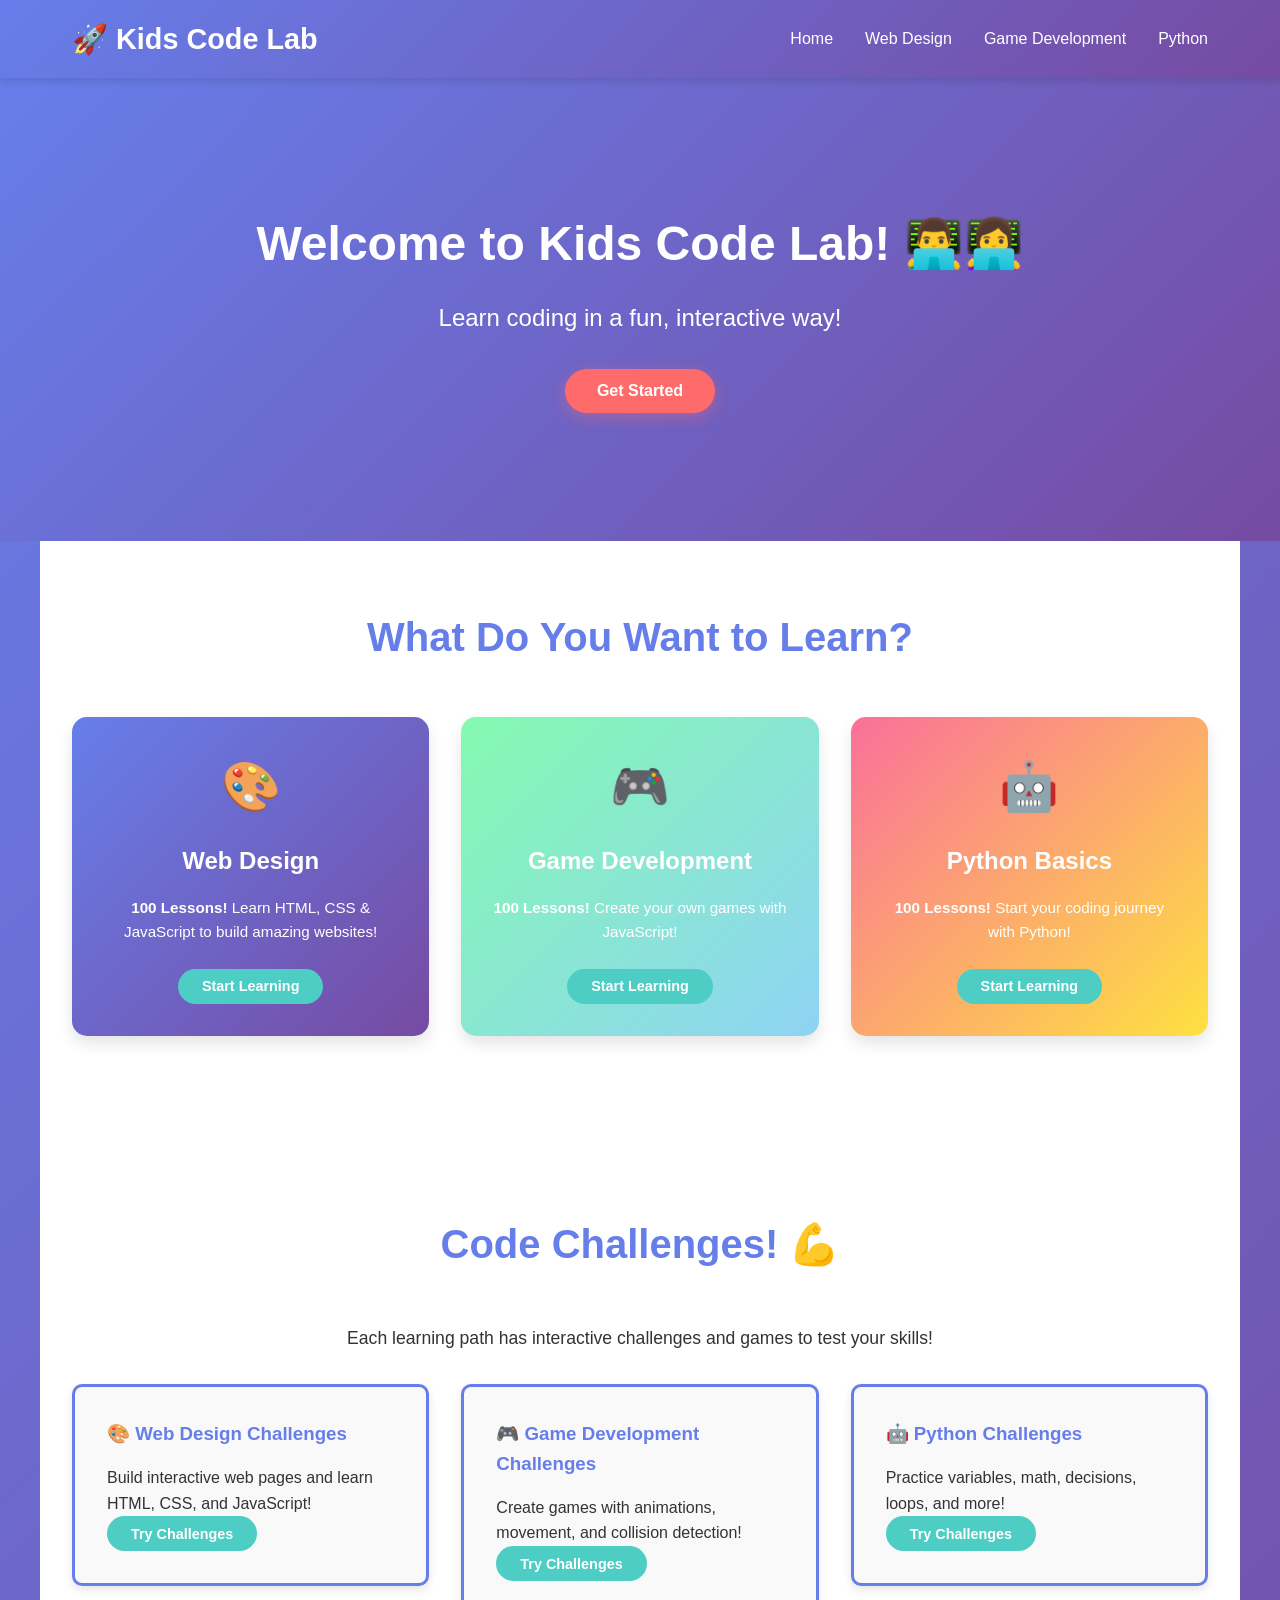
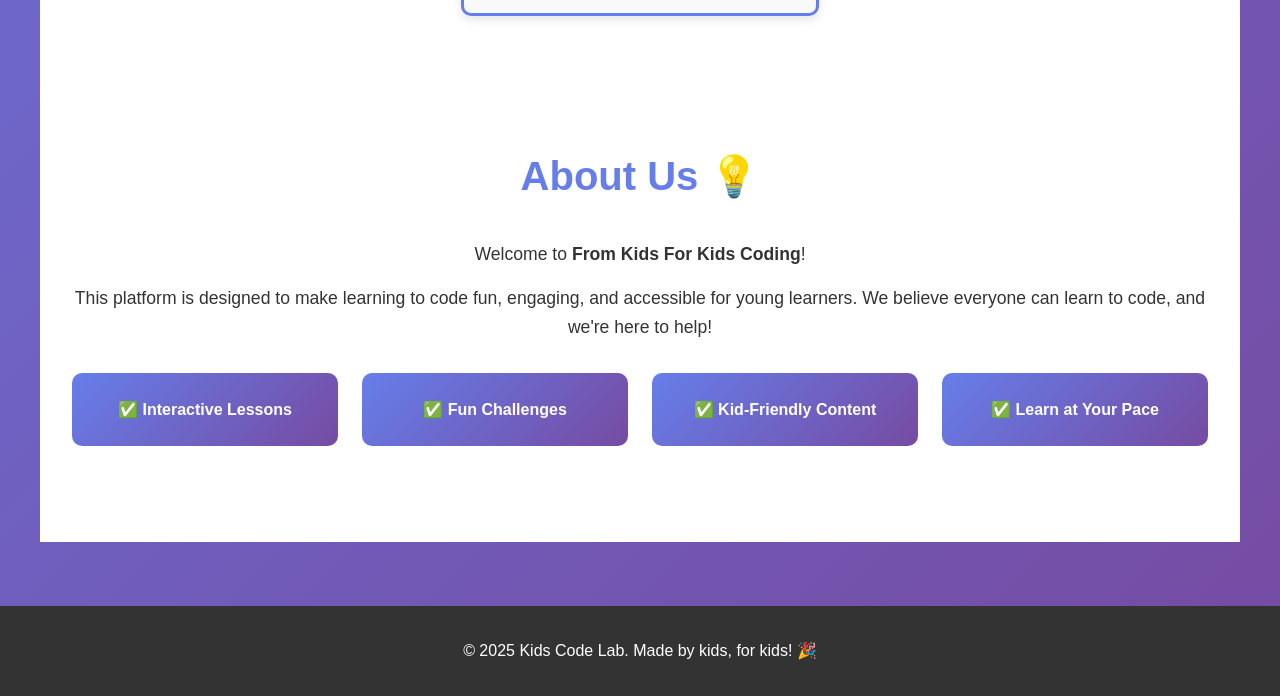
<file: index.html>
<!DOCTYPE html>
<html lang="en">
<head>
    <meta charset="UTF-8">
    <meta name="viewport" content="width=device-width, initial-scale=1.0">
    <title>From Kids For Kids Coding</title>
    <link rel="stylesheet" href="styles.css">
</head>
<body>
    <!-- Navigation -->
    <nav class="navbar">
        <div class="nav-container">
            <div class="logo">🚀 Kids Code Lab</div>
            <ul class="nav-menu">
                <li><a href="index.html" class="nav-link">Home</a></li>
                <li><a href="web-design-lessons.html" class="nav-link">Web Design</a></li>
                <li><a href="game-development-lessons.html" class="nav-link">Game Development</a></li>
                <li><a href="python-lessons.html" class="nav-link">Python</a></li>
            </ul>
        </div>
    </nav>

    <!-- Hero Section -->
    <section id="home" class="hero">
        <div class="hero-content">
            <h1>Welcome to Kids Code Lab! 👨‍💻👩‍💻</h1>
            <p>Learn coding in a fun, interactive way!</p>
            <button class="btn btn-primary" onclick="document.getElementById('learn').scrollIntoView({behavior: 'smooth'})">Get Started</button>
        </div>
    </section>

    <!-- Learning Paths Section -->
    <section id="learn" class="learning-section">
        <h2>What Do You Want to Learn?</h2>
        <div class="cards-container">
            <a href="web-design-lessons.html" style="text-decoration: none;">
                <div class="card card-blue">
                    <div class="card-icon">🎨</div>
                    <h3>Web Design</h3>
                    <p><strong>100 Lessons!</strong> Learn HTML, CSS & JavaScript to build amazing websites!</p>
                    <button class="btn btn-small">Start Learning</button>
                </div>
            </a>
            
            <a href="game-development-lessons.html" style="text-decoration: none;">
                <div class="card card-green">
                    <div class="card-icon">🎮</div>
                    <h3>Game Development</h3>
                    <p><strong>100 Lessons!</strong> Create your own games with JavaScript!</p>
                    <button class="btn btn-small">Start Learning</button>
                </div>
            </a>
            
            <a href="python-lessons.html" style="text-decoration: none;">
                <div class="card card-purple">
                    <div class="card-icon">🤖</div>
                    <h3>Python Basics</h3>
                    <p><strong>100 Lessons!</strong> Start your coding journey with Python!</p>
                    <button class="btn btn-small">Start Learning</button>
                </div>
            </a>
        </div>
    </section>

    <!-- Challenges Section -->
    <section id="challenges" class="challenges-section">
        <h2>Code Challenges! 💪</h2>
        <p style="text-align: center; margin-bottom: 2rem; font-size: 1.1rem;">
            Each learning path has interactive challenges and games to test your skills!
        </p>
        <div class="challenge-container">
            <a href="web-design.html" style="text-decoration: none;">
                <div class="challenge" style="cursor: pointer; transition: transform 0.3s;">
                    <h3>🎨 Web Design Challenges</h3>
                    <p>Build interactive web pages and learn HTML, CSS, and JavaScript!</p>
                    <button class="btn btn-small">Try Challenges</button>
                </div>
            </a>

            <a href="game-development.html" style="text-decoration: none;">
                <div class="challenge" style="cursor: pointer; transition: transform 0.3s;">
                    <h3>🎮 Game Development Challenges</h3>
                    <p>Create games with animations, movement, and collision detection!</p>
                    <button class="btn btn-small">Try Challenges</button>
                </div>
            </a>

            <a href="python-basics.html" style="text-decoration: none;">
                <div class="challenge" style="cursor: pointer; transition: transform 0.3s;">
                    <h3>🤖 Python Challenges</h3>
                    <p>Practice variables, math, decisions, loops, and more!</p>
                    <button class="btn btn-small">Try Challenges</button>
                </div>
            </a>
        </div>
    </section>

    <!-- About Section -->
    <section id="about" class="about-section">
        <h2>About Us 💡</h2>
        <div class="about-content">
            <p>Welcome to <strong>From Kids For Kids Coding</strong>!</p>
            <p>This platform is designed to make learning to code fun, engaging, and accessible for young learners. We believe everyone can learn to code, and we're here to help!</p>
            <div class="features">
                <div class="feature">✅ Interactive Lessons</div>
                <div class="feature">✅ Fun Challenges</div>
                <div class="feature">✅ Kid-Friendly Content</div>
                <div class="feature">✅ Learn at Your Pace</div>
            </div>
        </div>
    </section>

    <!-- Footer -->
    <footer class="footer">
        <p>&copy; 2025 Kids Code Lab. Made by kids, for kids! 🎉</p>
    </footer>

    <script src="script.js"></script>
</body>
</html>
</file>
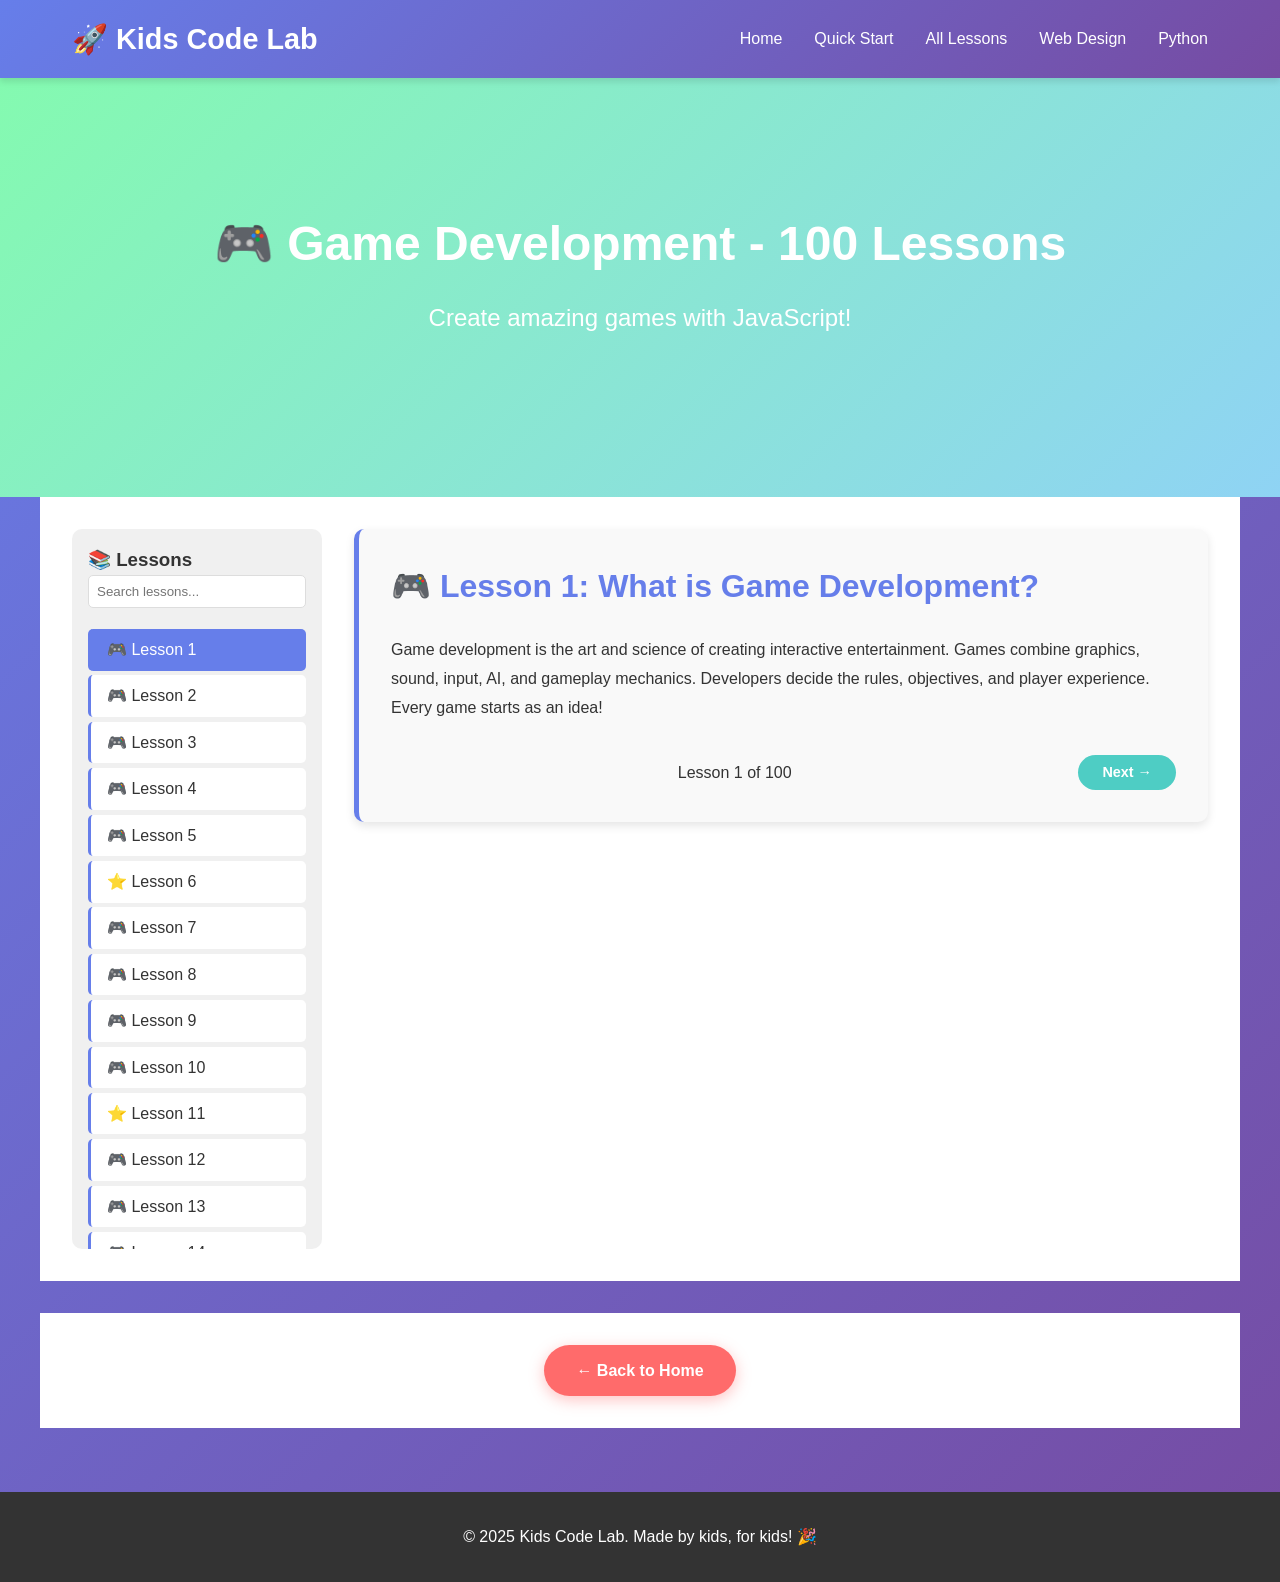
<file: game-development-lessons.html>
<!DOCTYPE html>
<html lang="en">
<head>
    <meta charset="UTF-8">
    <meta name="viewport" content="width=device-width, initial-scale=1.0">
    <title>Game Development - 100 Lessons - Kids Code Lab</title>
    <link rel="stylesheet" href="styles.css">
    <style>
        .lessons-container { display: flex; gap: 2rem; }
        .lessons-sidebar { width: 250px; background: #f0f0f0; padding: 1rem; border-radius: 10px; max-height: 80vh; overflow-y: auto; }
        .lessons-content { flex: 1; }
        .lesson-item { padding: 0.5rem; margin: 0.3rem 0; background: white; border-radius: 5px; cursor: pointer; border-left: 3px solid #667eea; }
        .lesson-item:hover { background: #e8f4ff; }
        .lesson-item.active { background: #667eea; color: white; }
        .lessons-wrapper { display: none; }
        .lessons-wrapper.active { display: block; animation: fadeIn 0.3s; }
        @media (max-width: 768px) { .lessons-container { flex-direction: column; } .lessons-sidebar { max-height: 300px; width: 100%; } }
    </style>
</head>
<body>
    <!-- Navigation -->
    <nav class="navbar">
        <div class="nav-container">
            <div class="logo">🚀 Kids Code Lab</div>
            <ul class="nav-menu">
                <li><a href="index.html" class="nav-link">Home</a></li>
                <li><a href="game-development.html" class="nav-link">Quick Start</a></li>
                <li><a href="game-development-lessons.html" class="nav-link">All Lessons</a></li>
                <li><a href="web-design.html" class="nav-link">Web Design</a></li>
                <li><a href="python-basics.html" class="nav-link">Python</a></li>
            </ul>
        </div>
    </nav>

    <!-- Hero Section -->
    <section class="hero" style="background: linear-gradient(135deg, #84fab0 0%, #8fd3f4 100%);">
        <div class="hero-content">
            <h1>🎮 Game Development - 100 Lessons</h1>
            <p>Create amazing games with JavaScript!</p>
        </div>
    </section>

    <!-- Lessons Section -->
    <section class="lesson-section">
        <div class="lessons-container">
            <!-- Sidebar with lesson list -->
            <div class="lessons-sidebar">
                <h3>📚 Lessons</h3>
                <input type="text" id="lessonSearch" placeholder="Search lessons..." style="width: 100%; padding: 0.5rem; margin-bottom: 1rem; border: 1px solid #ddd; border-radius: 5px;">
                <div id="lessonsList"></div>
            </div>

            <!-- Main content area -->
            <div class="lessons-content">
                <div id="lessonsContent"></div>
            </div>
        </div>
    </section>

    <!-- Back to Home -->
    <section class="back-section">
        <a href="index.html" class="btn btn-primary">← Back to Home</a>
    </section>

    <!-- Footer -->
    <footer class="footer">
        <p>&copy; 2025 Kids Code Lab. Made by kids, for kids! 🎉</p>
    </footer>

    <script src="script.js"></script>
    <script>
        const gameLessons = [
            { num: 1, title: "What is Game Development?", content: "Game development is the art and science of creating interactive entertainment. Games combine graphics, sound, input, AI, and gameplay mechanics. Developers decide the rules, objectives, and player experience. Every game starts as an idea!" },
            { num: 2, title: "Game Genres", content: "Games come in many types: action, adventure, puzzle, strategy, RPG, sports, simulation, and more. Each genre has its own mechanics, pacing, and player expectations. Understanding genres helps you design better games." },
            { num: 3, title: "Game Loop", content: "The game loop is the heartbeat of every game: update (process input and logic), render (draw screen), repeat. Runs 60+ times per second. Without the loop, nothing happens. It's the most fundamental concept in game development." },
            { num: 4, title: "Canvas Fundamentals", content: "<canvas> is where you draw in JavaScript. getContext('2d') gives you a drawing context with methods: fillRect, fillCircle, strokeLine, fillText. Canvas is your blank canvas for creating graphics." },
            { num: 5, title: "Coordinates and Grid", content: "Canvas has coordinates: (0,0) is top-left, x goes right, y goes down. Think of it as a grid where each pixel has a position. Understanding coordinates is essential for positioning anything on screen." },
            { num: 6, title: "CHALLENGE: Draw a Scene", content: "Draw a simple scene on canvas: a house, landscape, or abstract art. Use shapes (rectangles, circles), lines, and text. Experiment with colors and positioning. Make it colorful and creative!", isChallenge: true },
            { num: 7, title: "Shapes and Graphics", content: "Draw rectangles, circles, triangles with canvas methods. fillStyle and strokeStyle set colors. lineWidth controls thickness. mastering shapes is the foundation for all graphics in games." },
            { num: 8, title: "Colors and Opacity", content: "Colors: hex (#FF0000), rgb (255,0,0), rgba (255,0,0,0.5). The last value in rgba is opacity (0-1). Transparency creates depth and visual interest. Color choices affect game feel." },
            { num: 9, title: "Images and Sprites", content: "Sprites are 2D images for game objects. Load with new Image(), draw with drawImage(). Sprites are how you add characters, enemies, backgrounds. Collections of sprites are called sprite sheets." },
            { num: 10, title: "Animation Basics", content: "Animation shows different frames in sequence to create motion. Simple flip-book style: draw frame 1, then frame 2, etc, quickly. Smoother than static images. Frame rate and timing matter." },
            { num: 11, title: "CHALLENGE: Animate a Sprite", content: "Load a sprite image and animate it walking, jumping, or rotating. Change the image based on time to create movement. Make it loop smoothly. Get the timing right!", isChallenge: true },
            { num: 12, title: "Keyboard Input Handling", content: "Listen for keydown and keyup events. Track which keys are pressed in an object. Update player position based on pressed keys. Keyboard input is the most common game control." },
            { num: 13, title: "Mouse Input", content: "Track mouse position with mousemove. Click with mousedown/mouseup/click. Games can respond to mouse for aiming, clicking UI buttons, or dragging objects. Mouse input enables many game types." },
            { num: 14, title: "Joystick and Gamepad", content: "Gamepad API reads controller input. Check buttons and analog sticks. Modern games support gamepads for better control. Implementing gamepad support makes games more accessible." },
            { num: 15, title: "Player Movement", content: "Store player x, y position. Update based on input: if keys[ArrowRight] playerX += speed. Constrain to screen bounds. Smooth movement is more engaging than teleporting." },
            { num: 16, title: "CHALLENGE: Build a Playable Character", content: "Create a character that moves with arrow keys and stays on screen. Add animations when moving. Add idle animation when standing still. Make controls feel responsive and smooth!", isChallenge: true },
            { num: 17, title: "Velocity and Acceleration", content: "Velocity is speed and direction. Change position each frame: x += vx. Acceleration changes velocity: vx += ax. Physics-based movement feels more natural than instant acceleration." },
            { num: 18, title: "Jumping and Gravity", content: "Gravity pulls downward: vy += gravity. Jump by setting vy to negative value. Check ground collision to allow jumping. Jumping mechanics feel right when gravity is tuned perfectly." },
            { num: 19, title: "Collision Detection", content: "Axis-aligned bounding box (AABB): obj1.x < obj2.x + obj2.width && obj1.x + obj1.width > obj2.x && similar for y. Simple, fast, and works for most games. Understanding collision is crucial." },
            { num: 20, title: "Collision Response", content: "When objects collide, respond: blocks push player back, pickups give points, enemies hurt player. Different collisions need different responses. This is where game feel is created." },
            { num: 21, title: "CHALLENGE: Collision Game Mechanics", content: "Create enemies or obstacles that collide with the player. Implement collision response: player bounces back or takes damage. Add items to collect. Make the game feel solid and responsive!", isChallenge: true },
            { num: 22, title: "Enemy AI Basics", content: "Enemies need simple behavior: patrol left/right, chase player when close, chase when player is visible. Update enemy positions in game loop. Good AI makes games challenging and fun." },
            { num: 23, title: "Pathfinding", content: "Advanced AI finds optimal paths around obstacles. A* algorithm is popular but complex. For simple games, chase logic or waypoints work great. AI difficulty affects game challenge." },
            { num: 24, title: "Health and Life Systems", content: "Track health points. Decrease on damage, increase on healing. Game over when health reaches zero. Lives let players continue after death. Balance difficulty by tweaking health values." },
            { num: 25, title: "Scoring System", content: "Score tracks player performance. Award points for actions: enemies defeated, items collected, puzzles solved. Leaderboards show top scores. Scoring motivates players to improve." },
            { num: 26, title: "CHALLENGE: Add Enemies and Scoring", content: "Add enemies that patrol or chase the player. Implement scoring when defeating enemies. Show current score on screen. Add a game over screen with final score!", isChallenge: true },
            { num: 27, title: "Game States", content: "Games have states: menu, playing, paused, game over. Only allow certain actions in each state. State machine controls flow. Proper states make games feel polished." },
            { num: 28, title: "Main Menu", content: "Start with a menu showing title, play button, settings, credits. Menu is the first impression. Make it attractive and easy to navigate. Good menus respect player time." },
            { num: 29, title: "Pause Menu", content: "Pause the game without exiting. Show options: resume, settings, quit. Pause is essential for accessibility and respect. Players appreciate being able to pause anytime." },
            { num: 30, title: "Game Over Screen", content: "When player dies, show game over screen. Display final score, time, achievements. Options: try again, back to menu, change difficulty. Graceful endings respect player effort." },
            { num: 31, title: "CHALLENGE: Add Game States", content: "Implement menu, playing, pause, and game over states. Each state has proper UI and options. Smooth transitions between states. Make menus navigable and responsive!", isChallenge: true },
            { num: 32, title: "Sound Effects", content: "Audio makes games come alive. <audio> tag or Web Audio API plays sounds. Play sounds on actions: jump, shoot, collect, die. Sound design is often overlooked but hugely impactful." },
            { num: 33, title: "Background Music", content: "Looping background music sets mood and energy. Music makes games feel complete. Fade out when pausing, fade in when resuming. Good music enhances immersion." },
            { num: 34, title: "Text and UI", content: "Draw text with canvas or use HTML elements. Display score, health, messages. UI should be clear and unobtrusive. Good UI guides players without getting in the way." },
            { num: 35, title: "Particle Effects", content: "Particle effects show explosions, item pickups, fire, rain. Spawn many small objects, animate them. Particles add visual polish and feedback. They're very satisfying." },
            { num: 36, title: "CHALLENGE: Add Polish and Feedback", content: "Add sound effects for actions, background music, particle effects for collisions. Display score and health prominently. Add visual feedback for every player action!", isChallenge: true },
            { num: 37, title: "Projectiles", content: "Bullets, fireballs, arrows are projectiles. Store in array, update position each frame, remove when off-screen. Projectiles add action to games. Shooting feels powerful." },
            { num: 38, title: "Weapon Systems", content: "Different weapons: pistol (single shot), machine gun (rapid fire), shotgun (spread), rocket (explosive). Ammo and cooldowns prevent overpowered. Weapon balance is crucial to game design." },
            { num: 39, title: "Power-ups", content: "Collectible items that enhance player: health kits, shields, ammo, temporary invincibility. Power-ups add strategy and excitement. Design them to encourage exploration." },
            { num: 40, title: "Upgrades and Progression", content: "Upgrades improve player abilities: faster speed, higher jump, stronger weapon. Progression motivates continued play. Upgrades make players feel more powerful over time." },
            { num: 41, title: "CHALLENGE: Add Weapons and Power-ups", content: "Implement a weapon that fires projectiles. Add power-ups scattered in the game. Upgrade player abilities when power-ups are collected. Make combat feel satisfying!", isChallenge: true },
            { num: 42, title: "Levels and Progression", content: "Games have multiple levels with increasing difficulty. Level data: enemies, obstacles, pickups, goals. Each level should be distinct and teach something new. Progression keeps games fresh." },
            { num: 43, title: "Procedural Generation", content: "Randomly generate levels for infinite variety. Randomize enemy positions, obstacles, items. Algorithms ensure playable levels. Procedural generation makes games replayable." },
            { num: 44, title: "Boss Battles", content: "Boss battles are climactic challenges with unique mechanics. Bosses are harder and more interesting than normal enemies. Boss design tests all player skills learned so far." },
            { num: 45, title: "Achievements and Badges", content: "Achievements reward specific accomplishments: beat level without taking damage, collect all items, defeat enemy with minimal ammo. They motivate replay and mastery." },
            { num: 46, title: "CHALLENGE: Build a Multi-Level Game", content: "Create at least 3 levels with increasing difficulty. Implement level progression. Each level has unique layout and challenges. Show which level player is on and display victory screen!", isChallenge: true },
            { num: 47, title: "Tile-Based Games", content: "Tile maps divide worlds into grid cells. Each cell is one tile. Efficient for storage and rendering. Many classic games use tile-based design: Pac-Man, Mario, Zelda." },
            { num: 48, title: "Platform Game Mechanics", content: "Player jumps between platforms. Gravity and collision are crucial. Platforms can be static or moving. Timing and precision matter. Platform games teach core mechanics." },
            { num: 49, title: "Puzzle Game Design", content: "Puzzles challenge thinking, not reflexes. A-ha moments are rewarding. Gradually increase difficulty: teach concept, then make it harder. Good puzzles make players think." },
            { num: 50, title: "Stealth Mechanics", content: "Avoid detection by enemies. Hide in shadows, move quietly, avoid sight lines. Stealth games reward patience and planning. Stealth adds strategic depth." },
            { num: 51, title: "CHALLENGE: Build a Complete Game", content: "Create a simple but complete game: menu, multiple levels, enemies, scoring, sound. Polish it so it's fun to play. This is your first real game project!", isChallenge: true },
            { num: 52, title: "Perspective Types", content: "Top-down view looks from above. Side-view shows the side. First-person is player's eyes. Isometric combines top-down and side views. Perspective affects gameplay." },
            { num: 53, title: "Camera Systems", content: "Camera follows player or focuses on action area. Smooth camera movement feels better than instant. Cameras show more world than just player. Proper framing matters." },
            { num: 54, title: "Parallax Scrolling", content: "Background moves slower than foreground creating depth illusion. Multiple layers at different speeds. Parallax makes simple 2D games feel more immersive." },
            { num: 55, title: "Isometric Projection", content: "Isometric games show depth without 3D. Combine top-down and side perspectives. Classic games like Diablo use isometric view. Isometric is beautiful and complex to implement." },
            { num: 56, title: "CHALLENGE: Advanced Graphics", content: "Implement parallax scrolling or isometric view. Add layered backgrounds. Make your game world feel deeper and more interesting visually!", isChallenge: true },
            { num: 57, title: "Performance Optimization", content: "Profile your game to find slow parts. Use requestAnimationFrame for smooth 60 FPS. Cull off-screen objects, cache calculations, minimize DOM updates. Performance makes games playable." },
            { num: 58, title: "Memory Management", content: "Prevent memory leaks: remove event listeners, delete unused objects, clear arrays. Memory leaks slow games over time. Good memory practices keep games running smoothly." },
            { num: 59, title: "Mobile Game Optimization", content: "Mobile has less power than desktop. Use simpler graphics, fewer enemies, less sound. Touch input is different than keyboard. Mobile games need careful optimization." },
            { num: 60, title: "Multiplayer Basics", content: "Local multiplayer: two players on one device using different keys. Networked multiplayer requires servers and communication. Multiplayer adds complexity but increases engagement." },
            { num: 61, title: "CHALLENGE: Optimize Your Game", content: "Measure performance with DevTools. Identify bottlenecks. Optimize: reduce draw calls, simplify collisions, lazy load assets. Achieve smooth 60 FPS!", isChallenge: true },
            { num: 62, title: "Game Feel", content: "Game feel is the responsiveness of controls and feedback. Screen shake on impact, particles on collision, sound effects on every action. Game feel turns good games into great games." },
            { num: 63, title: "Juice", content: "'Juice' refers to extra polish and feedback. Tweening animations, slight delays, exaggerated reactions. Juice makes games feel alive and satisfying. Budget 20% of dev time for juice." },
            { num: 64, title: "Difficulty Balancing", content: "Too easy is boring, too hard is frustrating. Sweet spot challenges players just enough. Playtesting finds balance. Good difficulty keeps players engaged." },
            { num: 65, title: "Pacing", content: "Control game speed and rhythm. Fast sections excite, slow sections let players breathe. Pacing affects engagement. Good pacing feels like a story." },
            { num: 66, title: "CHALLENGE: Polish Your Game", content: "Add juice: screen shake, particle effects, tweened animations. Improve game feel: responsive controls, satisfying feedback. Make every action feel good!", isChallenge: true },
            { num: 67, title: "Educational Games", content: "Games teach while entertaining. Combine learning with fun. Educational games use game mechanics to reinforce learning. Learning through play is powerful." },
            { num: 68, title: "Casual Games", content: "Simple mechanics, quick sessions, easy to learn. Accessible to non-gamers. Casual games like Flappy Bird and 2048 became hits. Simple can be brilliant." },
            { num: 69, title: "Hyper-casual Games", content: "Extremely simple: one button, one action, high score. Addictive gameplay, shareable. Hyper-casual games are mobile gaming trend. Sometimes less is more." },
            { num: 70, title: "Roguelike Games", content: "Procedurally generated levels, permanent death, replay-driven. Roguelikes demand mastery. Each run teaches you more. Roguelikes are very rewarding to develop." },
            { num: 71, title: "CHALLENGE: Design Your Own Game", content: "Invent an original game concept. Write design document: mechanics, story, art style. Sketch out levels. Plan your development. Bring your idea to life!", isChallenge: true },
            { num: 72, title: "Game Physics Engines", content: "Physics engines handle complex interactions: gravity, friction, collisions. Bullet, Rapier are popular. Simple games can use basic physics, complex games use full engines." },
            { num: 73, title: "2D vs 3D Games", content: "2D games use 2D graphics and are simpler to develop. 3D games offer more immersion but higher complexity. Both have advantages. Start with 2D to learn basics." },
            { num: 74, title: "Game Engines: Phaser", content: "Phaser is a JavaScript game framework. It handles rendering, input, physics, animations. Perfect for 2D games. Phaser powers many browser games." },
            { num: 75, title: "Game Engines: Babylon.js", content: "Babylon.js is a 3D engine for JavaScript. Handles complex 3D graphics. Good for web-based 3D games. More complex than 2D engines." },
            { num: 76, title: "CHALLENGE: Use a Game Framework", content: "Learn Phaser or Babylon.js basics. Recreate one of your games using the framework. Compare to vanilla JavaScript. Understand framework benefits and overhead!", isChallenge: true },
            { num: 77, title: "Pixel Art", content: "Pixel art uses small pixel blocks for retro aesthetic. Constraints make art appealing. Tools like Aseprite help. Pixel art is having a renaissance." },
            { num: 78, title: "Vector Graphics", content: "Vector graphics scale without pixelation. Use math instead of pixels. Tools: Inkscape, Adobe Illustrator. Vectors work great for clean, scalable graphics." },
            { num: 79, title: "3D Modeling", content: "3D models add realism and depth. Blender is free and powerful. Export models to games. 3D makes games visually impressive." },
            { num: 80, title: "Animation Tools", content: "Spine, Dragonbones create skeletal animations. Professional tool for smooth character animation. Learn if focusing on polished games." },
            { num: 81, title: "CHALLENGE: Create Art Assets", content: "Create pixel art sprites or vector graphics for your game. Animate them. Use tools like Aseprite or Piskel. Polish your game's visuals!", isChallenge: true },
            { num: 82, title: "Game Monetization", content: "Free-to-play with ads, in-app purchases, premium versions. Monetization funds development. Balance monetization and fun. Never let money ruin fun." },
            { num: 83, title: "Player Retention", content: "Keep players coming back with: new content, daily rewards, challenges, leaderboards. Retention is key to successful games. Long-term player engagement matters." },
            { num: 84, title: "Analytics", content: "Track player behavior: session length, progression, drop-off points. Analytics reveal what works and what doesn't. Data-driven design improves games." },
            { num: 85, title: "CHALLENGE: Game Live Service", content: "Plan updates for your game: new levels, cosmetics, challenges. Implement analytics tracking. Create a roadmap for ongoing development!", isChallenge: true },
            { num: 86, title: "Game Design Document", content: "GDD describes your game: concept, mechanics, story, art style, audio, platforms. Living document that guides development. Professionals use detailed GDDs." },
            { num: 87, title: "Prototyping", content: "Quick prototypes test ideas fast. Paper prototypes, simple digital versions. Prototyping saves time and money. Fail fast, learn, iterate." },
            { num: 88, title: "Playtesting", content: "Get feedback from real players. Watch how they play. Listen to what they say. Playtesting finds issues developers miss. External feedback is invaluable." },
            { num: 89, title: "Game Jams", content: "Game Jams challenge developers to create games in 24-48 hours. Ludum Dare is famous. Jams encourage creativity and speed. Great for learning and networking." },
            { num: 90, title: "CHALLENGE: Join a Game Jam", content: "Participate in a game jam event. Create a complete game in the time limit. Share your game. Experience rapid game development!", isChallenge: true },
            { num: 91, title: "Publishing Your Game", content: "Release on itch.io, Newgrounds, app stores. Choose platform that fits your game. Marketing and community engagement matter. Getting your game out there is rewarding." },
            { num: 92, title: "Community and Feedback", content: "Share games with communities: Reddit, Discord, Twitter. Listen to player feedback gracefully. Community support keeps you motivated. Positive communities make development fun." },
            { num: 93, title: "Professional Game Development", content: "Studios have designers, programmers, artists, producers. Larger teams make bigger games. Professional development is complex but exciting. Many career paths in games." },
            { num: 94, title: "Indie Game Success Stories", content: "Stardew Valley, Hollow Knight, Among Us started small. Indies proved great games don't need big budgets. Passion and creativity matter most. Indies are revolutionizing gaming." },
            { num: 95, title: "CHALLENGE: Indie Game Launch", content: "Finish and polish a game to publishable quality. Create marketing materials. Launch on itch.io or similar. Celebrate your indie game release!", isChallenge: true },
            { num: 96, title: "VR and Immersive Gaming", content: "VR creates immersive experiences. Requires 3D, special input, motion sickness considerations. AR overlays games on reality. Future of gaming is immersive." },
            { num: 97, title: "Browser Games Trends", content: "WebGL and modern JavaScript enable impressive browser games. Games without download are convenient. Browser games reach wide audiences. Web is gaming platform now." },
            { num: 98, title: "AI in Games", content: "Machine learning can generate content, improve AI opponents, personalize gameplay. AI makes games smarter and more adaptive. Future games will use AI extensively." },
            { num: 99, title: "Your Game Development Journey", content: "You've learned game development fundamentals: loops, graphics, input, physics, design. Practice by making games. Play other games to analyze design. Keep learning and creating!" },
            { num: 100, title: "FINAL CHALLENGE: Your Magnum Opus", content: "Create your best game yet. Polish it. Make players smile. This is your masterpiece. Share it proudly. You're now a game developer!", isChallenge: true }
        ];

        let currentLesson = 1;

        function initLessons() {
            renderLessonList();
            loadLesson(1);
        }

        function renderLessonList() {
            const list = document.getElementById('lessonsList');
            list.innerHTML = gameLessons.map(lesson => 
                `<div class="lesson-item ${lesson.num === currentLesson ? 'active' : ''} ${lesson.isChallenge ? 'challenge-lesson' : ''}" 
                      onclick="loadLesson(${lesson.num})" style="padding-left: 1rem;">
                    ${lesson.isChallenge ? '⭐' : '🎮'} Lesson ${lesson.num}
                </div>`
            ).join('');
        }

        function loadLesson(num) {
            currentLesson = num;
            const lesson = gameLessons[num - 1];
            const content = document.getElementById('lessonsContent');
            
            content.innerHTML = `
                <div class="lesson">
                    <h2>${lesson.isChallenge ? '⭐ CHALLENGE: ' : '🎮 Lesson '}${lesson.num}: ${lesson.title}</h2>
                    <div class="lesson-content">
                        <p>${lesson.content}</p>
                        ${lesson.isChallenge ? `
                            <div style="margin-top: 2rem; padding: 1.5rem; background: #E8F4FF; border-radius: 10px; border-left: 4px solid #4ECDC4;">
                                <h4 style="color: #0288d1; margin-top: 0;">⭐ Challenge Time!</h4>
                                <p>${lesson.content}</p>
                                <button class="btn btn-primary" onclick="alert('Great job! Share your game with the world. Upload to itch.io or GitHub. Every game is a learning experience!')">Mark Complete</button>
                            </div>
                        ` : ''}
                    </div>
                    <div style="margin-top: 2rem; display: flex; gap: 1rem; justify-content: space-between;">
                        ${num > 1 ? `<button class="btn btn-small" onclick="loadLesson(${num - 1})">← Previous</button>` : '<div></div>'}
                        <span style="align-self: center;">Lesson ${num} of ${gameLessons.length}</span>
                        ${num < gameLessons.length ? `<button class="btn btn-small" onclick="loadLesson(${num + 1})">Next →</button>` : '<div></div>'}
                    </div>
                </div>
            `;

            renderLessonList();
            document.querySelector('.lessons-sidebar').scrollTop = 0;
        }

        document.addEventListener('DOMContentLoaded', initLessons);
    </script>
</body>
</html>
</file>
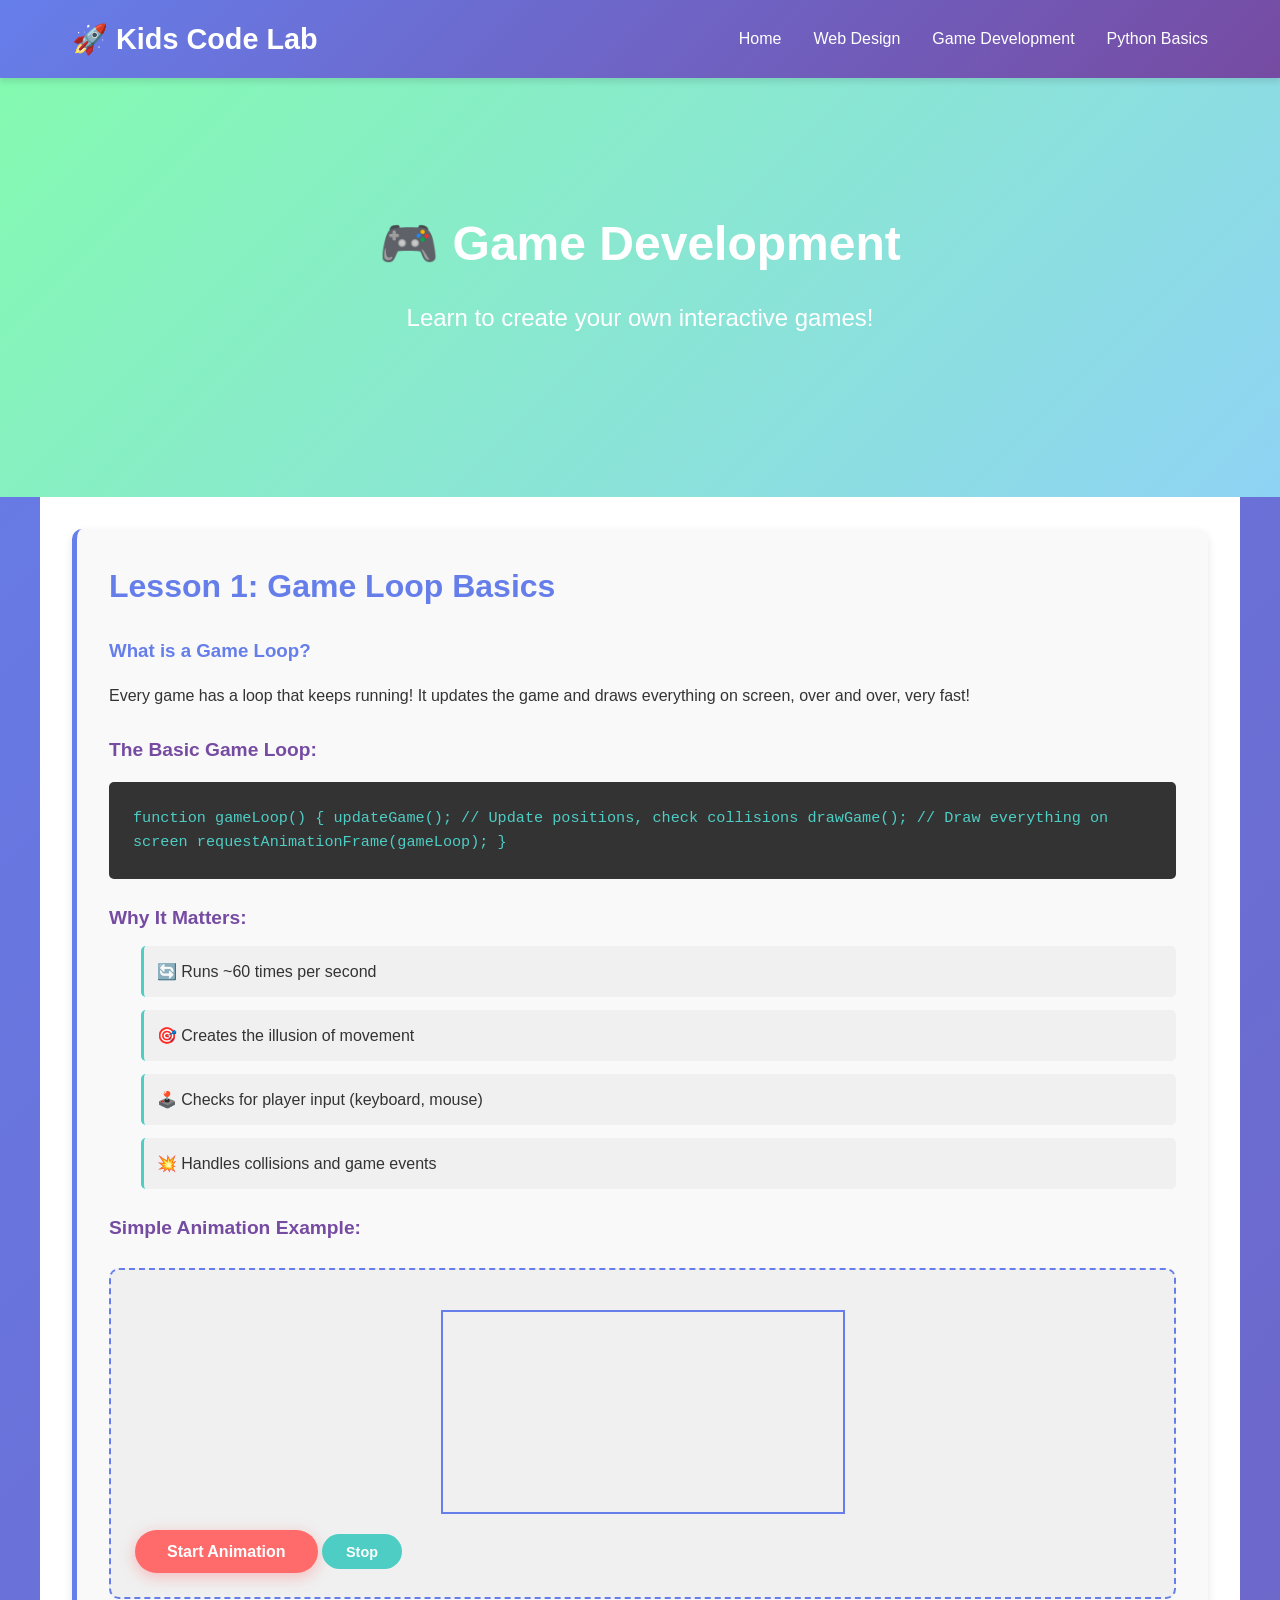
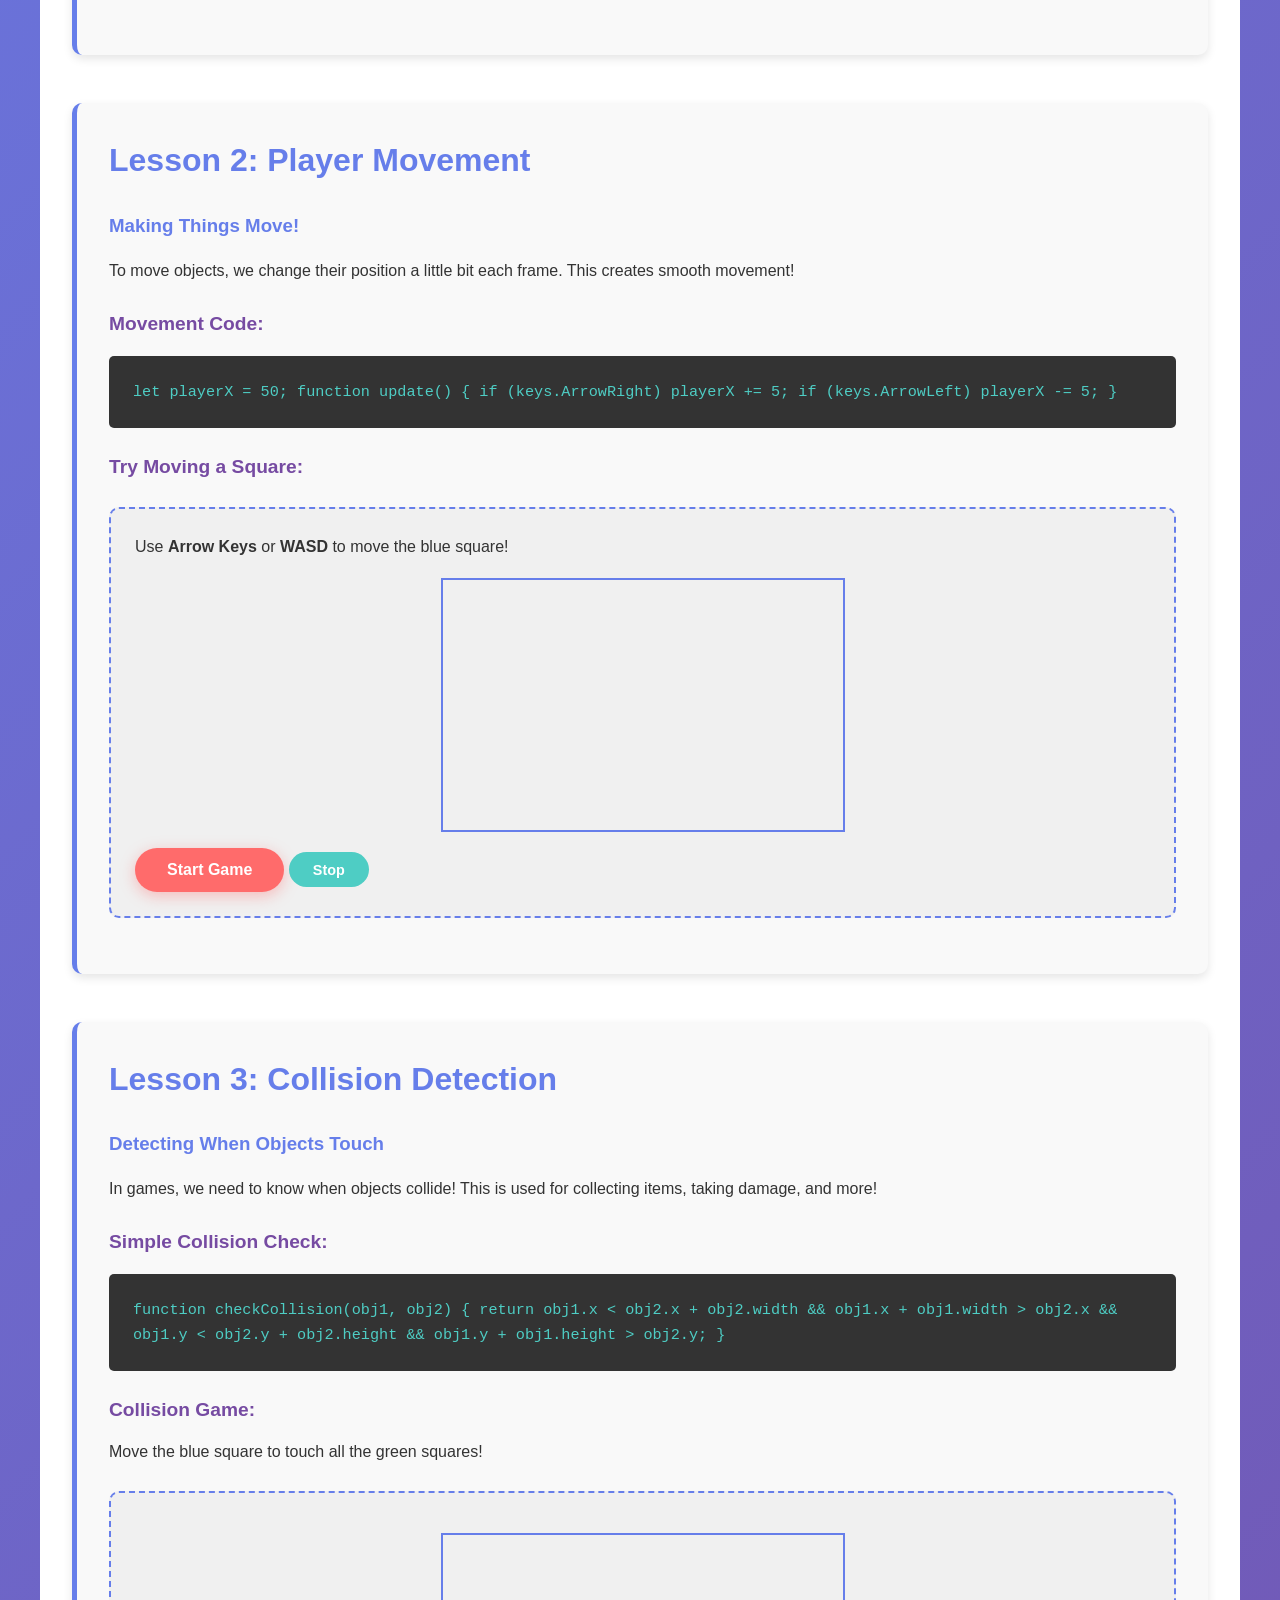
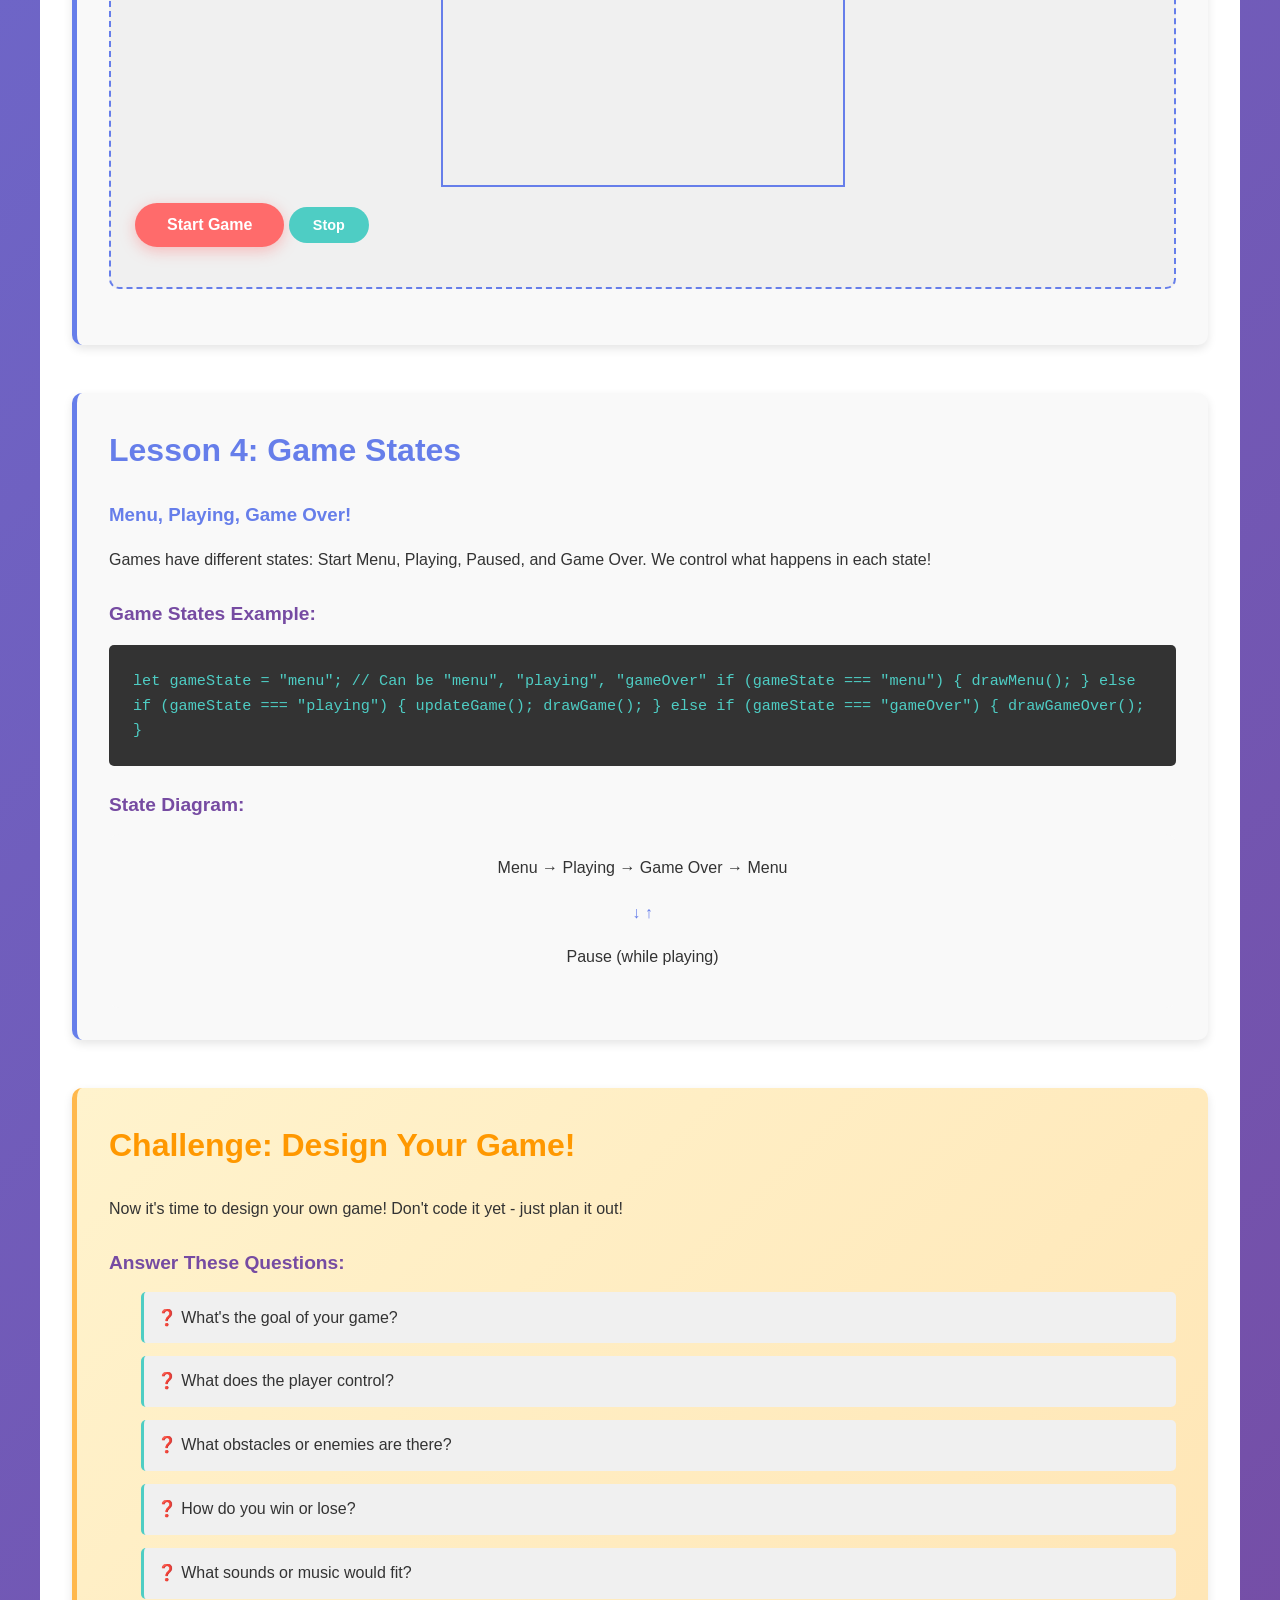
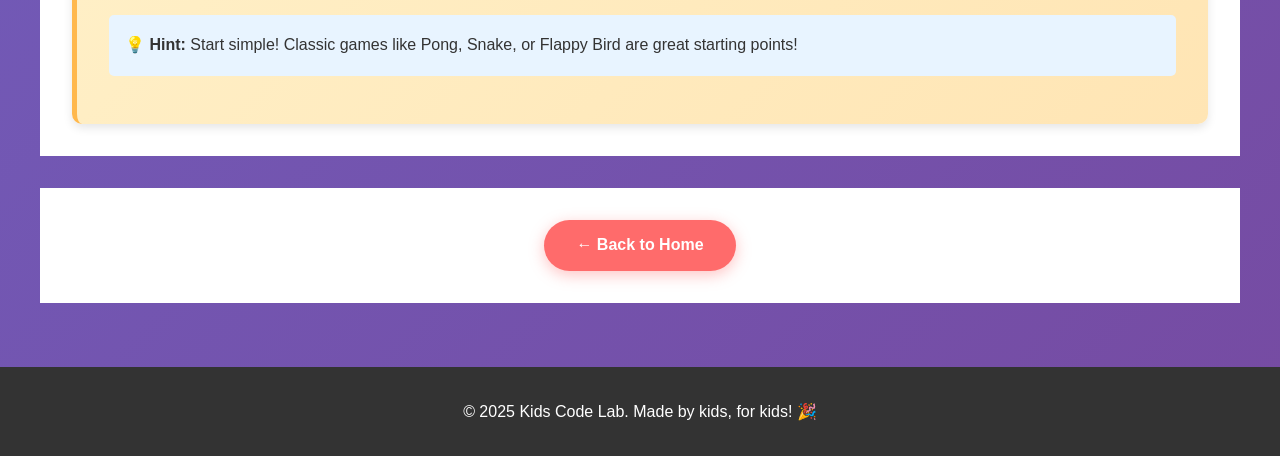
<file: game-development.html>
<!DOCTYPE html>
<html lang="en">
<head>
    <meta charset="UTF-8">
    <meta name="viewport" content="width=device-width, initial-scale=1.0">
    <title>Game Development - Kids Code Lab</title>
    <link rel="stylesheet" href="styles.css">
</head>
<body>
    <!-- Navigation -->
    <nav class="navbar">
        <div class="nav-container">
            <div class="logo">🚀 Kids Code Lab</div>
            <ul class="nav-menu">
                <li><a href="index.html" class="nav-link">Home</a></li>
                <li><a href="web-design.html" class="nav-link">Web Design</a></li>
                <li><a href="game-development.html" class="nav-link">Game Development</a></li>
                <li><a href="python-basics.html" class="nav-link">Python Basics</a></li>
            </ul>
        </div>
    </nav>

    <!-- Hero Section -->
    <section class="hero" style="background: linear-gradient(135deg, #84fab0 0%, #8fd3f4 100%);">
        <div class="hero-content">
            <h1>🎮 Game Development</h1>
            <p>Learn to create your own interactive games!</p>
        </div>
    </section>

    <!-- Content Section -->
    <section class="lesson-section">
        <div class="lesson-container">
            <!-- Lesson 1 -->
            <div class="lesson">
                <h2>Lesson 1: Game Loop Basics</h2>
                <div class="lesson-content">
                    <h3>What is a Game Loop?</h3>
                    <p>Every game has a loop that keeps running! It updates the game and draws everything on screen, over and over, very fast!</p>

                    <h4>The Basic Game Loop:</h4>
                    <div class="code-block">
function gameLoop() {
  updateGame();    // Update positions, check collisions
  drawGame();      // Draw everything on screen
  requestAnimationFrame(gameLoop);
}
                    </div>

                    <h4>Why It Matters:</h4>
                    <ul class="tag-list">
                        <li>🔄 Runs ~60 times per second</li>
                        <li>🎯 Creates the illusion of movement</li>
                        <li>🕹️ Checks for player input (keyboard, mouse)</li>
                        <li>💥 Handles collisions and game events</li>
                    </ul>

                    <h4>Simple Animation Example:</h4>
                    <div class="interactive-box">
                        <canvas id="gameCanvas1" width="400" height="200" style="border: 2px solid #667eea; background: #f0f0f0;"></canvas>
                        <button class="btn btn-primary" onclick="startBasicAnimation()">Start Animation</button>
                        <button class="btn btn-small" onclick="stopAnimation()">Stop</button>
                    </div>
                </div>
            </div>

            <!-- Lesson 2 -->
            <div class="lesson">
                <h2>Lesson 2: Player Movement</h2>
                <div class="lesson-content">
                    <h3>Making Things Move!</h3>
                    <p>To move objects, we change their position a little bit each frame. This creates smooth movement!</p>

                    <h4>Movement Code:</h4>
                    <div class="code-block">
let playerX = 50;

function update() {
  if (keys.ArrowRight) playerX += 5;
  if (keys.ArrowLeft) playerX -= 5;
}
                    </div>

                    <h4>Try Moving a Square:</h4>
                    <div class="interactive-box">
                        <p>Use <strong>Arrow Keys</strong> or <strong>WASD</strong> to move the blue square!</p>
                        <canvas id="gameCanvas2" width="400" height="250" style="border: 2px solid #667eea; background: #f0f0f0;"></canvas>
                        <button class="btn btn-primary" onclick="startPlayerGame()">Start Game</button>
                        <button class="btn btn-small" onclick="stopAnimation()">Stop</button>
                    </div>
                </div>
            </div>

            <!-- Lesson 3 -->
            <div class="lesson">
                <h2>Lesson 3: Collision Detection</h2>
                <div class="lesson-content">
                    <h3>Detecting When Objects Touch</h3>
                    <p>In games, we need to know when objects collide! This is used for collecting items, taking damage, and more!</p>

                    <h4>Simple Collision Check:</h4>
                    <div class="code-block">
function checkCollision(obj1, obj2) {
  return obj1.x &lt; obj2.x + obj2.width &amp;&amp;
         obj1.x + obj1.width &gt; obj2.x &amp;&amp;
         obj1.y &lt; obj2.y + obj2.height &amp;&amp;
         obj1.y + obj1.height &gt; obj2.y;
}
                    </div>

                    <h4>Collision Game:</h4>
                    <p>Move the blue square to touch all the green squares!</p>
                    <div class="interactive-box">
                        <canvas id="gameCanvas3" width="400" height="250" style="border: 2px solid #667eea; background: #f0f0f0;"></canvas>
                        <button class="btn btn-primary" onclick="startCollisionGame()">Start Game</button>
                        <button class="btn btn-small" onclick="stopAnimation()">Stop</button>
                        <p id="collisionScore"></p>
                    </div>
                </div>
            </div>

            <!-- Lesson 4 -->
            <div class="lesson">
                <h2>Lesson 4: Game States</h2>
                <div class="lesson-content">
                    <h3>Menu, Playing, Game Over!</h3>
                    <p>Games have different states: Start Menu, Playing, Paused, and Game Over. We control what happens in each state!</p>

                    <h4>Game States Example:</h4>
                    <div class="code-block">
let gameState = "menu"; // Can be "menu", "playing", "gameOver"

if (gameState === "menu") {
  drawMenu();
} else if (gameState === "playing") {
  updateGame();
  drawGame();
} else if (gameState === "gameOver") {
  drawGameOver();
}
                    </div>

                    <h4>State Diagram:</h4>
                    <div style="background: #f9f9f9; padding: 20px; border-radius: 10px; text-align: center;">
                        <p>Menu → Playing → Game Over → Menu</p>
                        <p style="color: #667eea; margin-top: 10px;">↓ ↑</p>
                        <p>Pause (while playing)</p>
                    </div>
                </div>
            </div>

            <!-- Challenge -->
            <div class="lesson challenge-lesson">
                <h2>Challenge: Design Your Game!</h2>
                <div class="lesson-content">
                    <p>Now it's time to design your own game! Don't code it yet - just plan it out!</p>
                    <h4>Answer These Questions:</h4>
                    <ul class="tag-list">
                        <li>❓ What's the goal of your game?</li>
                        <li>❓ What does the player control?</li>
                        <li>❓ What obstacles or enemies are there?</li>
                        <li>❓ How do you win or lose?</li>
                        <li>❓ What sounds or music would fit?</li>
                    </ul>
                    <p style="margin-top: 1rem; padding: 1rem; background: #E8F4FF; border-radius: 5px;">
                        💡 <strong>Hint:</strong> Start simple! Classic games like Pong, Snake, or Flappy Bird are great starting points!
                    </p>
                </div>
            </div>
        </div>
    </section>

    <!-- Back to Home -->
    <section class="back-section">
        <a href="index.html" class="btn btn-primary">← Back to Home</a>
    </section>

    <!-- Footer -->
    <footer class="footer">
        <p>&copy; 2025 Kids Code Lab. Made by kids, for kids! 🎉</p>
    </footer>

    <script src="script.js"></script>
    <script>
        let animationId = null;

        function stopAnimation() {
            if (animationId) cancelAnimationFrame(animationId);
        }

        // Basic Animation
        function startBasicAnimation() {
            const canvas = document.getElementById('gameCanvas1');
            const ctx = canvas.getContext('2d');
            let x = 0;

            function animate() {
                ctx.fillStyle = '#f0f0f0';
                ctx.fillRect(0, 0, canvas.width, canvas.height);
                
                ctx.fillStyle = '#667eea';
                ctx.fillRect(x, 80, 40, 40);
                
                x += 3;
                if (x > canvas.width) x = -40;
                
                animationId = requestAnimationFrame(animate);
            }
            animate();
        }

        // Player Movement Game
        let keys = {};
        window.addEventListener('keydown', (e) => { keys[e.key] = true; });
        window.addEventListener('keyup', (e) => { keys[e.key] = false; });

        function startPlayerGame() {
            const canvas = document.getElementById('gameCanvas2');
            const ctx = canvas.getContext('2d');
            let playerX = 175;
            let playerY = 200;

            function update() {
                if (keys['ArrowRight'] || keys['d']) playerX += 5;
                if (keys['ArrowLeft'] || keys['a']) playerX -= 5;
                if (keys['ArrowUp'] || keys['w']) playerY -= 5;
                if (keys['ArrowDown'] || keys['s']) playerY += 5;

                // Keep in bounds
                playerX = Math.max(0, Math.min(playerX, canvas.width - 50));
                playerY = Math.max(0, Math.min(playerY, canvas.height - 50));
            }

            function draw() {
                ctx.fillStyle = '#f0f0f0';
                ctx.fillRect(0, 0, canvas.width, canvas.height);

                ctx.fillStyle = '#667eea';
                ctx.fillRect(playerX, playerY, 50, 50);
            }

            function gameLoop() {
                update();
                draw();
                animationId = requestAnimationFrame(gameLoop);
            }
            gameLoop();
        }

        // Collision Game
        function startCollisionGame() {
            const canvas = document.getElementById('gameCanvas3');
            const ctx = canvas.getContext('2d');
            let playerX = 175;
            let playerY = 200;
            let score = 0;
            let items = [
                { x: 50, y: 50, width: 30, height: 30 },
                { x: 320, y: 50, width: 30, height: 30 },
                { x: 185, y: 30, width: 30, height: 30 }
            ];

            function checkCollision(obj1, obj2) {
                return obj1.x < obj2.x + obj2.width &&
                       obj1.x + 50 > obj2.x &&
                       obj1.y < obj2.y + obj2.height &&
                       obj1.y + 50 > obj2.y;
            }

            function update() {
                if (keys['ArrowRight'] || keys['d']) playerX += 5;
                if (keys['ArrowLeft'] || keys['a']) playerX -= 5;
                if (keys['ArrowUp'] || keys['w']) playerY -= 5;
                if (keys['ArrowDown'] || keys['s']) playerY += 5;

                playerX = Math.max(0, Math.min(playerX, canvas.width - 50));
                playerY = Math.max(0, Math.min(playerY, canvas.height - 50));

                for (let i = items.length - 1; i >= 0; i--) {
                    if (checkCollision({x: playerX, y: playerY}, items[i])) {
                        items.splice(i, 1);
                        score++;
                        document.getElementById('collisionScore').textContent = '✅ Collected: ' + score;
                    }
                }
            }

            function draw() {
                ctx.fillStyle = '#f0f0f0';
                ctx.fillRect(0, 0, canvas.width, canvas.height);

                ctx.fillStyle = '#667eea';
                ctx.fillRect(playerX, playerY, 50, 50);

                ctx.fillStyle = '#4ECDC4';
                items.forEach(item => {
                    ctx.fillRect(item.x, item.y, item.width, item.height);
                });
            }

            function gameLoop() {
                update();
                draw();
                animationId = requestAnimationFrame(gameLoop);
            }
            gameLoop();
        }
    </script>
</body>
</html>
</file>
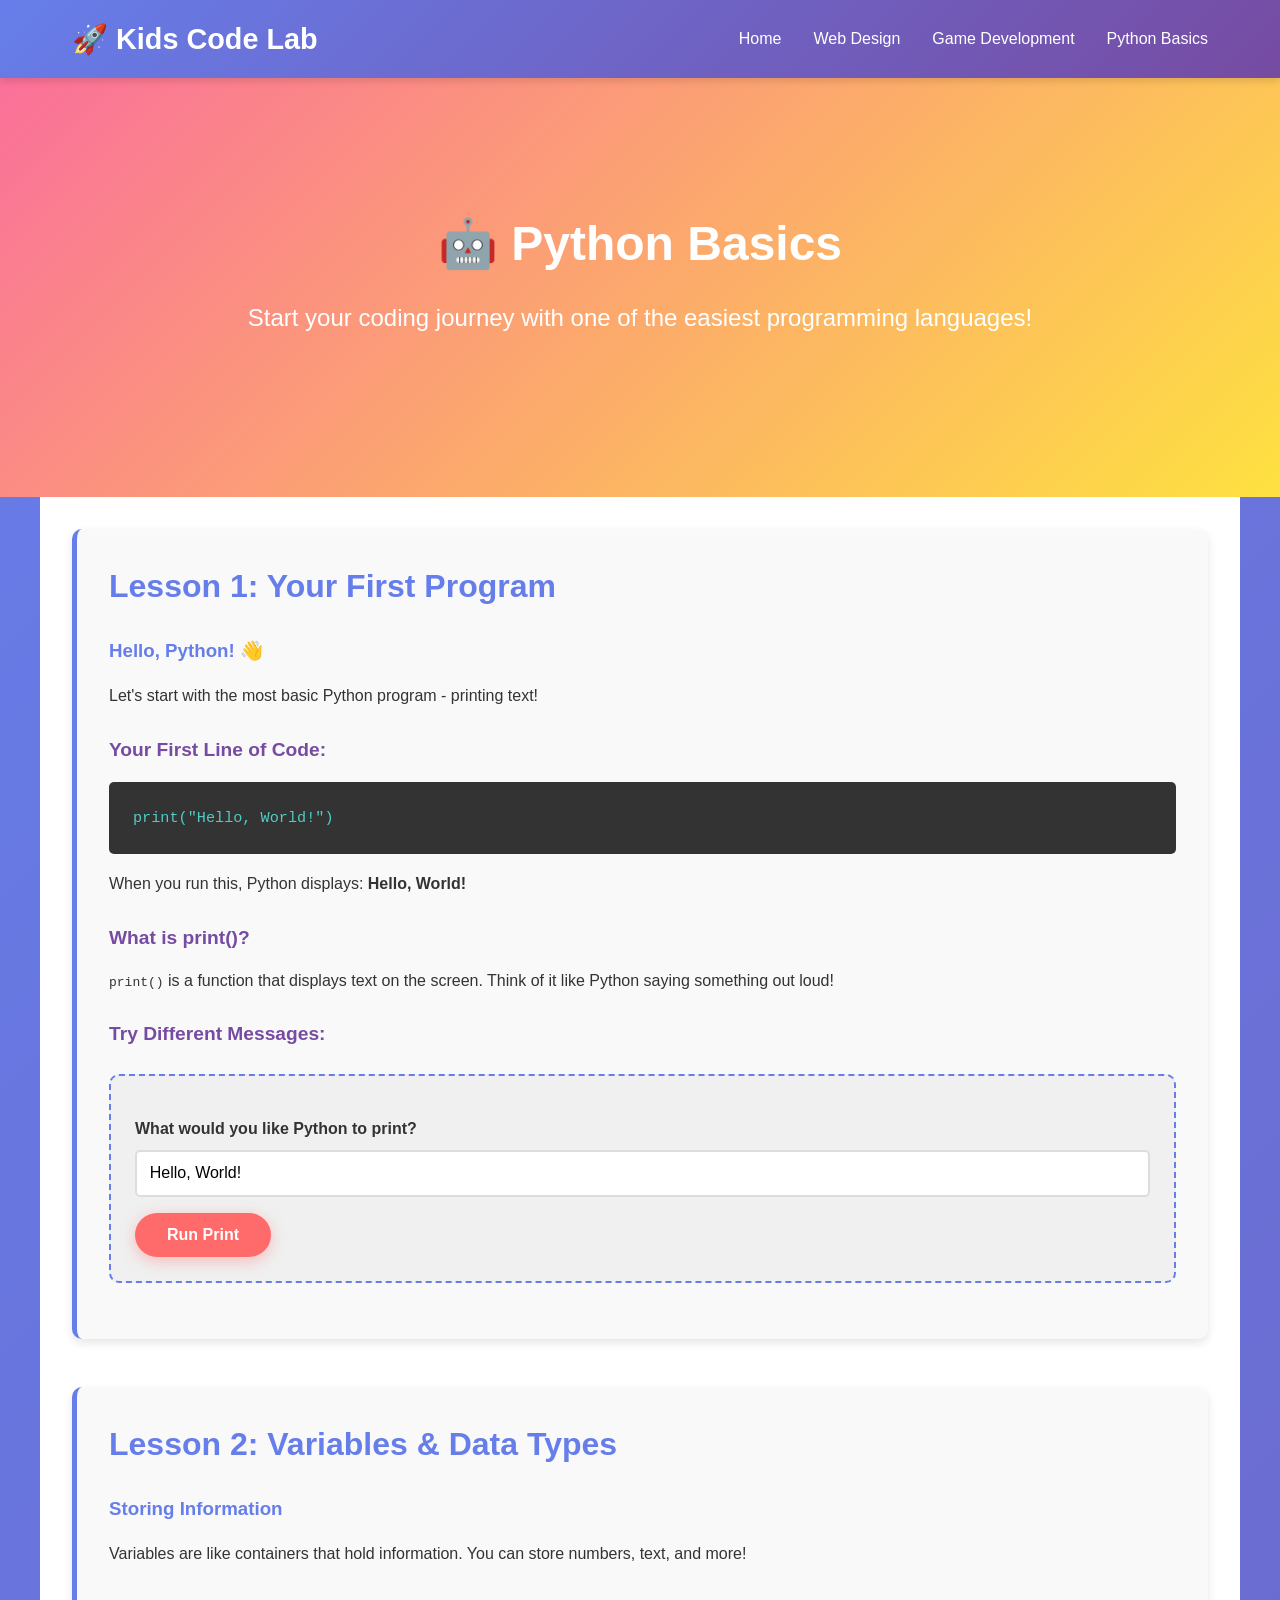
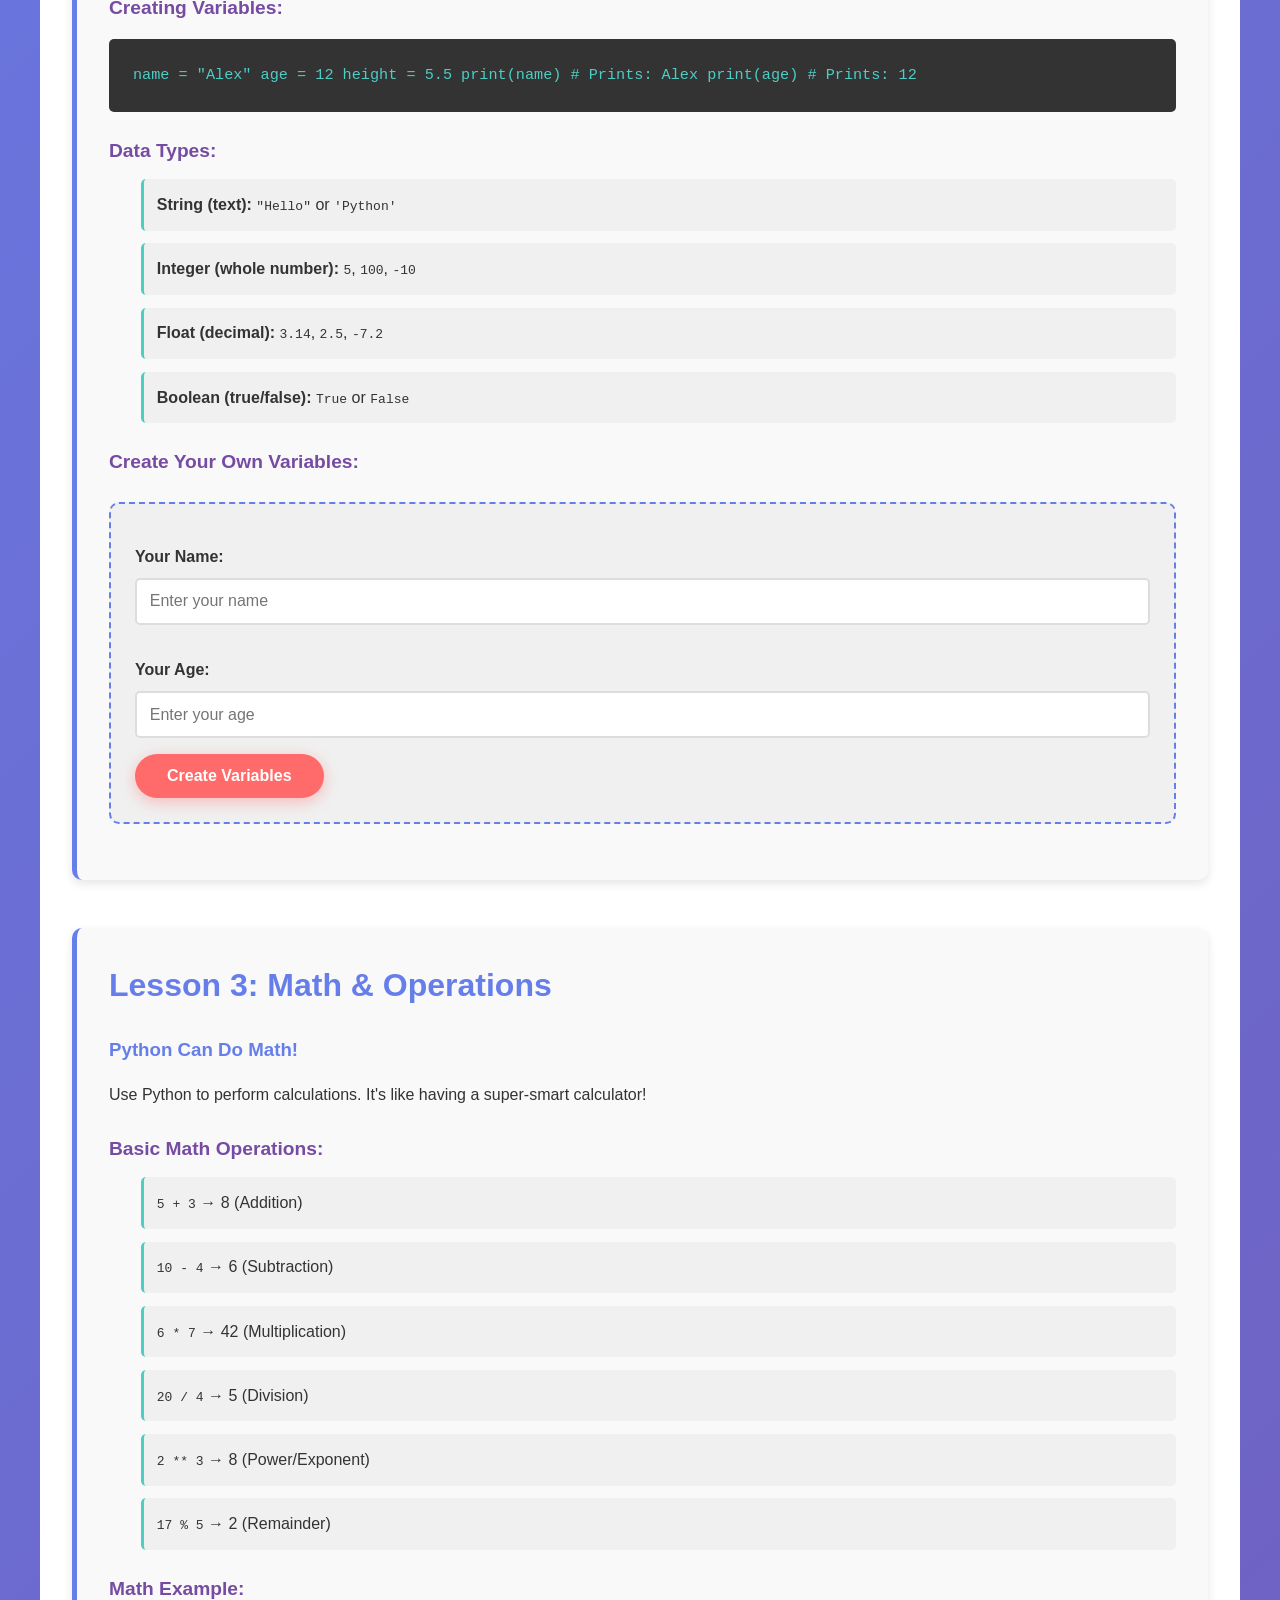
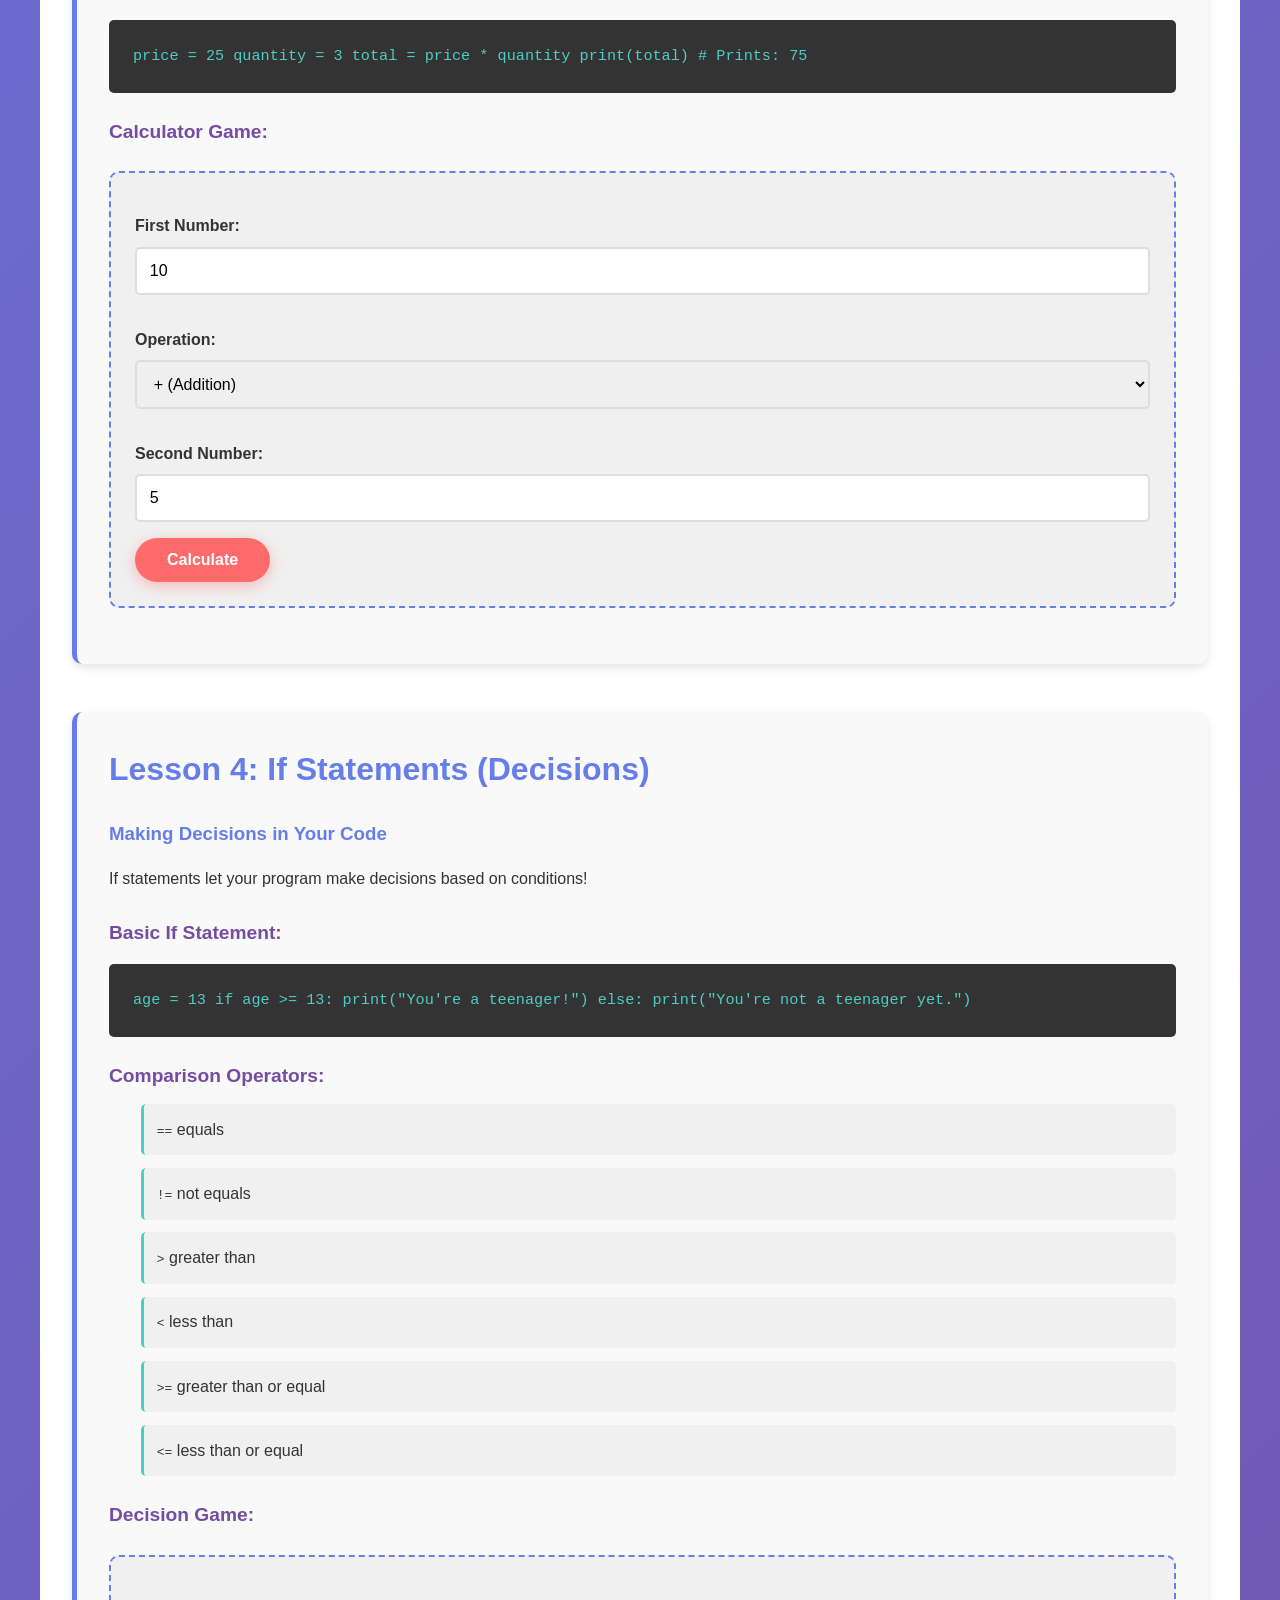
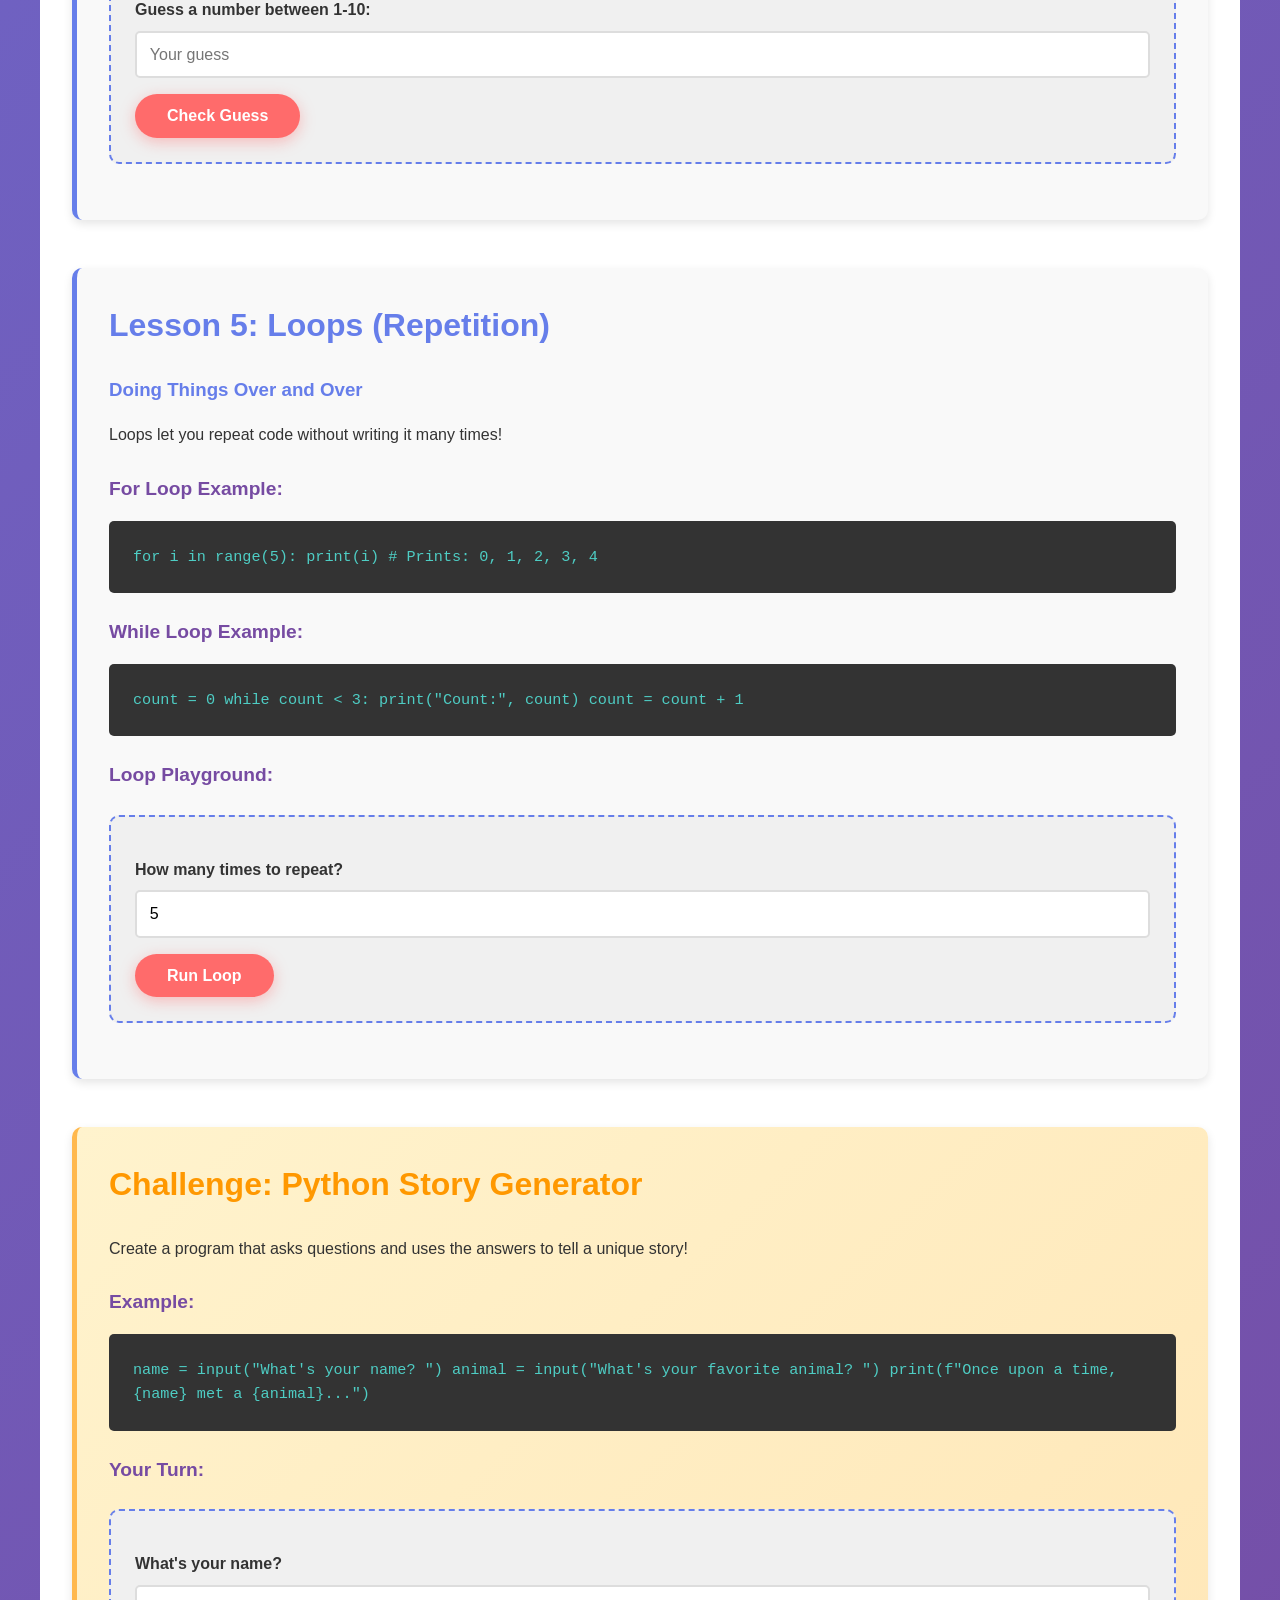
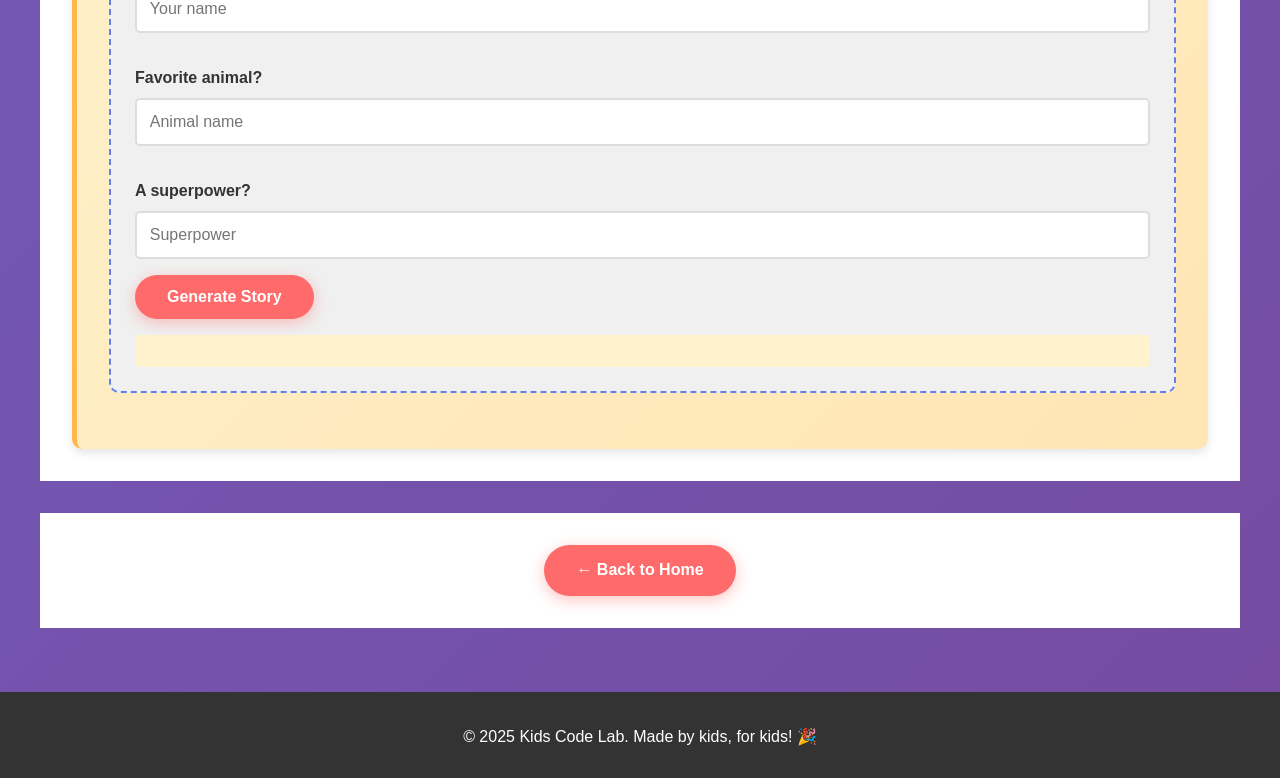
<file: python-basics.html>
<!DOCTYPE html>
<html lang="en">
<head>
    <meta charset="UTF-8">
    <meta name="viewport" content="width=device-width, initial-scale=1.0">
    <title>Python Basics - Kids Code Lab</title>
    <link rel="stylesheet" href="styles.css">
</head>
<body>
    <!-- Navigation -->
    <nav class="navbar">
        <div class="nav-container">
            <div class="logo">🚀 Kids Code Lab</div>
            <ul class="nav-menu">
                <li><a href="index.html" class="nav-link">Home</a></li>
                <li><a href="web-design.html" class="nav-link">Web Design</a></li>
                <li><a href="game-development.html" class="nav-link">Game Development</a></li>
                <li><a href="python-basics.html" class="nav-link">Python Basics</a></li>
            </ul>
        </div>
    </nav>

    <!-- Hero Section -->
    <section class="hero" style="background: linear-gradient(135deg, #fa709a 0%, #fee140 100%);">
        <div class="hero-content">
            <h1>🤖 Python Basics</h1>
            <p>Start your coding journey with one of the easiest programming languages!</p>
        </div>
    </section>

    <!-- Content Section -->
    <section class="lesson-section">
        <div class="lesson-container">
            <!-- Lesson 1 -->
            <div class="lesson">
                <h2>Lesson 1: Your First Program</h2>
                <div class="lesson-content">
                    <h3>Hello, Python! 👋</h3>
                    <p>Let's start with the most basic Python program - printing text!</p>

                    <h4>Your First Line of Code:</h4>
                    <div class="code-block">
print("Hello, World!")
                    </div>

                    <p>When you run this, Python displays: <strong>Hello, World!</strong></p>

                    <h4>What is print()?</h4>
                    <p><code>print()</code> is a function that displays text on the screen. Think of it like Python saying something out loud!</p>

                    <h4>Try Different Messages:</h4>
                    <div class="interactive-box">
                        <label>What would you like Python to print?</label>
                        <input type="text" id="printInput" placeholder="Enter your message" value="Hello, World!">
                        <button class="btn btn-primary" onclick="simulatePrint()">Run Print</button>
                        <div id="printOutput" class="code-output"></div>
                    </div>
                </div>
            </div>

            <!-- Lesson 2 -->
            <div class="lesson">
                <h2>Lesson 2: Variables & Data Types</h2>
                <div class="lesson-content">
                    <h3>Storing Information</h3>
                    <p>Variables are like containers that hold information. You can store numbers, text, and more!</p>

                    <h4>Creating Variables:</h4>
                    <div class="code-block">
name = "Alex"
age = 12
height = 5.5

print(name)  # Prints: Alex
print(age)   # Prints: 12
                    </div>

                    <h4>Data Types:</h4>
                    <ul class="tag-list">
                        <li><strong>String (text):</strong> <code>"Hello"</code> or <code>'Python'</code></li>
                        <li><strong>Integer (whole number):</strong> <code>5</code>, <code>100</code>, <code>-10</code></li>
                        <li><strong>Float (decimal):</strong> <code>3.14</code>, <code>2.5</code>, <code>-7.2</code></li>
                        <li><strong>Boolean (true/false):</strong> <code>True</code> or <code>False</code></li>
                    </ul>

                    <h4>Create Your Own Variables:</h4>
                    <div class="interactive-box">
                        <label>Your Name:</label>
                        <input type="text" id="varName" placeholder="Enter your name">
                        <label>Your Age:</label>
                        <input type="number" id="varAge" placeholder="Enter your age">
                        <button class="btn btn-primary" onclick="displayVariables()">Create Variables</button>
                        <div id="varOutput" class="code-output"></div>
                    </div>
                </div>
            </div>

            <!-- Lesson 3 -->
            <div class="lesson">
                <h2>Lesson 3: Math & Operations</h2>
                <div class="lesson-content">
                    <h3>Python Can Do Math!</h3>
                    <p>Use Python to perform calculations. It's like having a super-smart calculator!</p>

                    <h4>Basic Math Operations:</h4>
                    <ul class="tag-list">
                        <li><code>5 + 3</code> → 8 (Addition)</li>
                        <li><code>10 - 4</code> → 6 (Subtraction)</li>
                        <li><code>6 * 7</code> → 42 (Multiplication)</li>
                        <li><code>20 / 4</code> → 5 (Division)</li>
                        <li><code>2 ** 3</code> → 8 (Power/Exponent)</li>
                        <li><code>17 % 5</code> → 2 (Remainder)</li>
                    </ul>

                    <h4>Math Example:</h4>
                    <div class="code-block">
price = 25
quantity = 3
total = price * quantity
print(total)  # Prints: 75
                    </div>

                    <h4>Calculator Game:</h4>
                    <div class="interactive-box">
                        <label>First Number:</label>
                        <input type="number" id="num1" placeholder="Enter first number" value="10">
                        <label>Operation:</label>
                        <select id="operation">
                            <option value="+">+ (Addition)</option>
                            <option value="-">- (Subtraction)</option>
                            <option value="*">× (Multiplication)</option>
                            <option value="/">÷ (Division)</option>
                        </select>
                        <label>Second Number:</label>
                        <input type="number" id="num2" placeholder="Enter second number" value="5">
                        <button class="btn btn-primary" onclick="doMath()">Calculate</button>
                        <div id="mathOutput" class="code-output"></div>
                    </div>
                </div>
            </div>

            <!-- Lesson 4 -->
            <div class="lesson">
                <h2>Lesson 4: If Statements (Decisions)</h2>
                <div class="lesson-content">
                    <h3>Making Decisions in Your Code</h3>
                    <p>If statements let your program make decisions based on conditions!</p>

                    <h4>Basic If Statement:</h4>
                    <div class="code-block">
age = 13

if age >= 13:
    print("You're a teenager!")
else:
    print("You're not a teenager yet.")
                    </div>

                    <h4>Comparison Operators:</h4>
                    <ul class="tag-list">
                        <li><code>==</code> equals</li>
                        <li><code>!=</code> not equals</li>
                        <li><code>&gt;</code> greater than</li>
                        <li><code>&lt;</code> less than</li>
                        <li><code>&gt;=</code> greater than or equal</li>
                        <li><code>&lt;=</code> less than or equal</li>
                    </ul>

                    <h4>Decision Game:</h4>
                    <div class="interactive-box">
                        <label>Guess a number between 1-10:</label>
                        <input type="number" id="secretGuess" min="1" max="10" placeholder="Your guess">
                        <button class="btn btn-primary" onclick="pythonIfDemo()">Check Guess</button>
                        <div id="ifOutput" class="code-output"></div>
                    </div>
                </div>
            </div>

            <!-- Lesson 5 -->
            <div class="lesson">
                <h2>Lesson 5: Loops (Repetition)</h2>
                <div class="lesson-content">
                    <h3>Doing Things Over and Over</h3>
                    <p>Loops let you repeat code without writing it many times!</p>

                    <h4>For Loop Example:</h4>
                    <div class="code-block">
for i in range(5):
    print(i)
# Prints: 0, 1, 2, 3, 4
                    </div>

                    <h4>While Loop Example:</h4>
                    <div class="code-block">
count = 0
while count < 3:
    print("Count:", count)
    count = count + 1
                    </div>

                    <h4>Loop Playground:</h4>
                    <div class="interactive-box">
                        <label>How many times to repeat?</label>
                        <input type="number" id="loopCount" min="1" max="20" value="5" placeholder="1-20">
                        <button class="btn btn-primary" onclick="pythonLoopDemo()">Run Loop</button>
                        <div id="loopOutput" class="code-output"></div>
                    </div>
                </div>
            </div>

            <!-- Challenge -->
            <div class="lesson challenge-lesson">
                <h2>Challenge: Python Story Generator</h2>
                <div class="lesson-content">
                    <p>Create a program that asks questions and uses the answers to tell a unique story!</p>
                    <h4>Example:</h4>
                    <div class="code-block">
name = input("What's your name? ")
animal = input("What's your favorite animal? ")
print(f"Once upon a time, {name} met a {animal}...")
                    </div>
                    <h4>Your Turn:</h4>
                    <div class="interactive-box">
                        <label>What's your name?</label>
                        <input type="text" id="storyName" placeholder="Your name">
                        <label>Favorite animal?</label>
                        <input type="text" id="storyAnimal" placeholder="Animal name">
                        <label>A superpower?</label>
                        <input type="text" id="storyPower" placeholder="Superpower">
                        <button class="btn btn-primary" onclick="generateStory()">Generate Story</button>
                        <div id="storyOutput" class="code-output" style="margin-top: 1rem; padding: 1rem; background: #FFF3CD; border-radius: 5px;"></div>
                    </div>
                </div>
            </div>
        </div>
    </section>

    <!-- Back to Home -->
    <section class="back-section">
        <a href="index.html" class="btn btn-primary">← Back to Home</a>
    </section>

    <!-- Footer -->
    <footer class="footer">
        <p>&copy; 2025 Kids Code Lab. Made by kids, for kids! 🎉</p>
    </footer>

    <script src="script.js"></script>
    <script>
        // Simulate Python print
        function simulatePrint() {
            const input = document.getElementById('printInput').value || 'Hello, World!';
            const output = document.getElementById('printOutput');
            output.textContent = '>>> ' + input;
            output.style.display = 'block';
        }

        // Display variables
        function displayVariables() {
            const name = document.getElementById('varName').value || 'John';
            const age = document.getElementById('varAge').value || '10';
            const output = document.getElementById('varOutput');
            
            let text = `name = "${name}"\n`;
            text += `age = ${age}\n\n`;
            text += `>>> print(name)\n${name}\n`;
            text += `>>> print(age)\n${age}`;
            
            output.textContent = text;
            output.style.display = 'block';
        }

        // Math operations
        function doMath() {
            const num1 = parseFloat(document.getElementById('num1').value) || 0;
            const num2 = parseFloat(document.getElementById('num2').value) || 0;
            const op = document.getElementById('operation').value;
            const output = document.getElementById('mathOutput');
            
            let result;
            if (op === '/' && num2 === 0) {
                output.textContent = '>>> ' + num1 + ' ' + op + ' ' + num2 + '\nError: Cannot divide by zero!';
                output.style.display = 'block';
                return;
            }
            
            switch(op) {
                case '+': result = num1 + num2; break;
                case '-': result = num1 - num2; break;
                case '*': result = num1 * num2; break;
                case '/': result = num1 / num2; break;
            }
            
            let text = `>>> ${num1} ${op} ${num2}\n`;
            text += `${result}`;
            
            output.textContent = text;
            output.style.display = 'block';
        }

        // If statement demo
        function pythonIfDemo() {
            const guess = parseInt(document.getElementById('secretGuess').value);
            const output = document.getElementById('ifOutput');
            
            const secret = Math.floor(Math.random() * 10) + 1;
            let text = `secret = ${secret}\nguess = ${guess}\n\n`;
            text += `if guess == secret:\n    print("You guessed it!")`;
            
            output.textContent = text;
            if (guess === secret) {
                output.textContent += `\nYou guessed it! 🎉`;
            } else if (guess < secret) {
                output.textContent += `\nToo low! Try higher.`;
            } else {
                output.textContent += `\nToo high! Try lower.`;
            }
            output.style.display = 'block';
        }

        // Loop demo
        function pythonLoopDemo() {
            const count = parseInt(document.getElementById('loopCount').value) || 5;
            const output = document.getElementById('loopOutput');
            
            let text = `for i in range(${count}):\n    print(i)\n\n`;
            text += 'Output:\n';
            for (let i = 0; i < count; i++) {
                text += i + '\n';
            }
            
            output.textContent = text;
            output.style.display = 'block';
        }

        // Story generator
        function generateStory() {
            const name = document.getElementById('storyName').value || 'Alex';
            const animal = document.getElementById('storyAnimal').value || 'dragon';
            const power = document.getElementById('storyPower').value || 'flying';
            const output = document.getElementById('storyOutput');
            
            let story = `📖 The Adventure of ${name}\n\n`;
            story += `Once upon a time, ${name} was walking through an enchanted forest when they met a magical ${animal}. `;
            story += `The ${animal} had the amazing power of ${power}! Together, they embarked on an incredible adventure. `;
            story += `${name} and their ${animal} friend faced many challenges, but with their magical abilities, `;
            story += `they saved the kingdom and became legendary heroes!\n\n`;
            story += `THE END 🎉`;
            
            output.textContent = story;
            output.style.display = 'block';
        }

        // Style for code output
        const style = document.createElement('style');
        style.textContent = `
            .code-output {
                background: #333;
                color: #4ECDC4;
                padding: 1rem;
                border-radius: 5px;
                font-family: 'Courier New', monospace;
                white-space: pre-wrap;
                word-wrap: break-word;
                display: none;
                margin-top: 1rem;
                font-size: 0.9rem;
            }
        `;
        document.head.appendChild(style);
    </script>
</body>
</html>
</file>
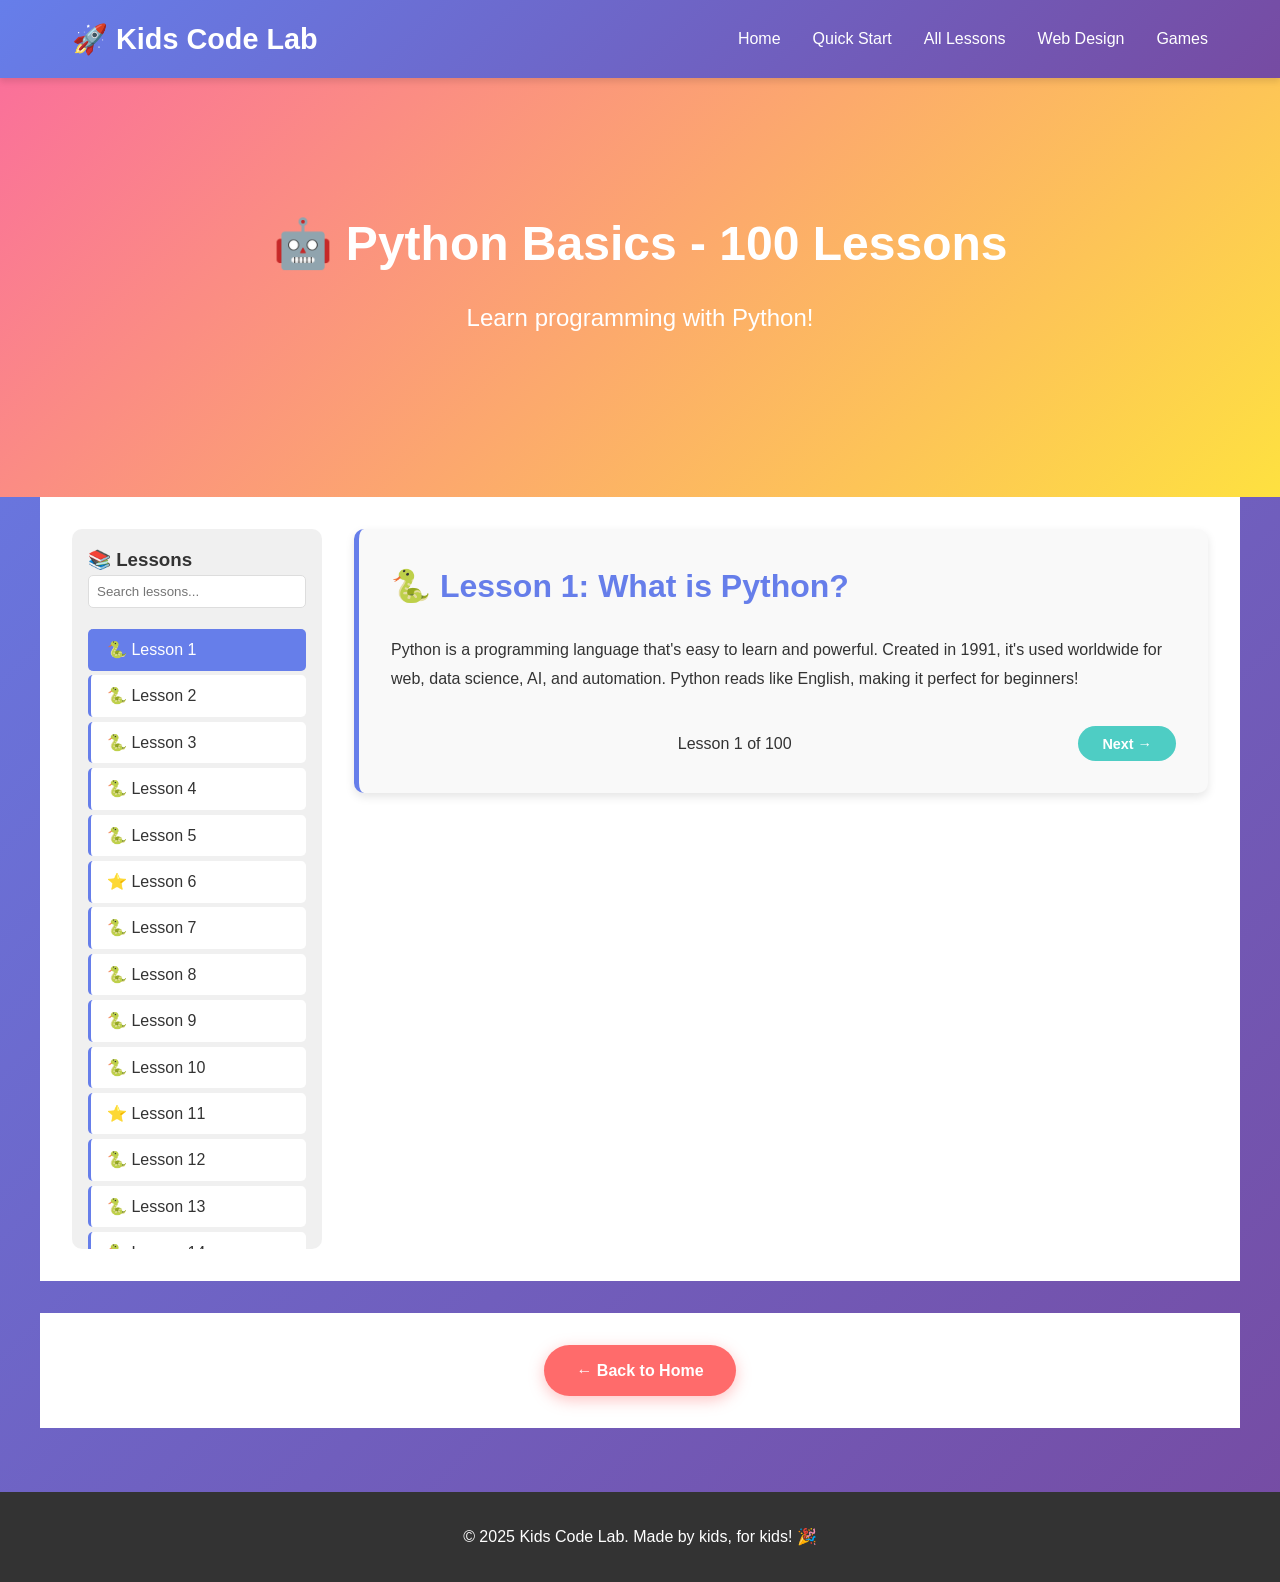
<file: python-lessons.html>
<!DOCTYPE html>
<html lang="en">
<head>
    <meta charset="UTF-8">
    <meta name="viewport" content="width=device-width, initial-scale=1.0">
    <title>Python Basics - 100 Lessons - Kids Code Lab</title>
    <link rel="stylesheet" href="styles.css">
    <style>
        .lessons-container { display: flex; gap: 2rem; }
        .lessons-sidebar { width: 250px; background: #f0f0f0; padding: 1rem; border-radius: 10px; max-height: 80vh; overflow-y: auto; }
        .lessons-content { flex: 1; }
        .lesson-item { padding: 0.5rem; margin: 0.3rem 0; background: white; border-radius: 5px; cursor: pointer; border-left: 3px solid #667eea; }
        .lesson-item:hover { background: #e8f4ff; }
        .lesson-item.active { background: #667eea; color: white; }
        .lessons-wrapper { display: none; }
        .lessons-wrapper.active { display: block; animation: fadeIn 0.3s; }
        @media (max-width: 768px) { .lessons-container { flex-direction: column; } .lessons-sidebar { max-height: 300px; width: 100%; } }
    </style>
</head>
<body>
    <!-- Navigation -->
    <nav class="navbar">
        <div class="nav-container">
            <div class="logo">🚀 Kids Code Lab</div>
            <ul class="nav-menu">
                <li><a href="index.html" class="nav-link">Home</a></li>
                <li><a href="python-basics.html" class="nav-link">Quick Start</a></li>
                <li><a href="python-lessons.html" class="nav-link">All Lessons</a></li>
                <li><a href="web-design.html" class="nav-link">Web Design</a></li>
                <li><a href="game-development.html" class="nav-link">Games</a></li>
            </ul>
        </div>
    </nav>

    <!-- Hero Section -->
    <section class="hero" style="background: linear-gradient(135deg, #fa709a 0%, #fee140 100%);">
        <div class="hero-content">
            <h1>🤖 Python Basics - 100 Lessons</h1>
            <p>Learn programming with Python!</p>
        </div>
    </section>

    <!-- Lessons Section -->
    <section class="lesson-section">
        <div class="lessons-container">
            <!-- Sidebar with lesson list -->
            <div class="lessons-sidebar">
                <h3>📚 Lessons</h3>
                <input type="text" id="lessonSearch" placeholder="Search lessons..." style="width: 100%; padding: 0.5rem; margin-bottom: 1rem; border: 1px solid #ddd; border-radius: 5px;">
                <div id="lessonsList"></div>
            </div>

            <!-- Main content area -->
            <div class="lessons-content">
                <div id="lessonsContent"></div>
            </div>
        </div>
    </section>

    <!-- Back to Home -->
    <section class="back-section">
        <a href="index.html" class="btn btn-primary">← Back to Home</a>
    </section>

    <!-- Footer -->
    <footer class="footer">
        <p>&copy; 2025 Kids Code Lab. Made by kids, for kids! 🎉</p>
    </footer>

    <script src="script.js"></script>
    <script>
        const pythonLessons = [
            { num: 1, title: "What is Python?", content: "Python is a programming language that's easy to learn and powerful. Created in 1991, it's used worldwide for web, data science, AI, and automation. Python reads like English, making it perfect for beginners!" },
            { num: 2, title: "Installing Python", content: "Download Python from python.org and install. Choose version 3.10 or newer. Windows, Mac, and Linux all supported. Verify installation: open terminal and type 'python --version'. You're ready to code!" },
            { num: 3, title: "Your First Program", content: "print('Hello, World!') is the classic first program. It displays text on screen. Every programmer's first step! Understanding what print() does opens doors to output." },
            { num: 4, title: "The Interpreter", content: "Python interpreter reads your code and executes it line by line. Type 'python' in terminal to enter interactive mode. Test code instantly. Interactive mode is great for learning!" },
            { num: 5, title: "Comments", content: "Comments explain code: # This is a comment. Comments don't execute, they're for humans. Good comments make code understandable. Comment frequently when learning!" },
            { num: 6, title: "CHALLENGE: Print Your Story", content: "Write a program that prints a short story, poem, or dialogue. Use multiple print statements. Make it creative and fun. Share what you created!", isChallenge: true },
            { num: 7, title: "Variables", content: "Variables store information: name = 'Alice' or age = 12. Name something, store data in it. Variables make programs flexible. Use descriptive names like 'student_name' not 'x'." },
            { num: 8, title: "Data Types", content: "Strings: 'text', Numbers: 42 or 3.14, Booleans: True/False, Lists: [1,2,3], Dictionaries: {'name': 'Alice'}. Different types for different data. Understanding types prevents confusion." },
            { num: 9, title: "String Operations", content: "Combine strings: 'Hello' + ' World'. Repeat: 'Ha' * 3 = 'HaHaHa'. Get length: len('Python') = 6. Access characters: 'Python'[0] = 'P'. Strings are powerful!" },
            { num: 10, title: "Type Conversion", content: "Convert between types: str(42) = '42', int('42') = 42, float('3.14') = 3.14, bool(1) = True. Necessary when combining different types. Understanding conversion prevents errors." },
            { num: 11, title: "CHALLENGE: Variables and Strings", content: "Create variables for your name, age, favorite color, favorite food. Print a formatted sentence using these variables. Example: 'My name is Alice and I'm 12 years old.'", isChallenge: true },
            { num: 12, title: "Input", content: "Get user input: name = input('What is your name? '). Input returns a string. Convert to number: age = int(input('Age? ')). Input makes programs interactive!" },
            { num: 13, title: "Math Operations", content: "Addition (+), Subtraction (-), Multiplication (*), Division (/), Floor Division (//), Modulo (%), Exponent (**). Operator order matters: * and / before + and -. Math is straightforward in Python." },
            { num: 14, title: "Comparison Operators", content: "Equal (==), Not Equal (!=), Greater (>), Less (<), Greater or Equal (>=), Less or Equal (<=). Comparisons return True or False. Building blocks for decisions." },
            { num: 15, title: "Logical Operators", content: "And: both must be true. Or: either can be true. Not: reverses true/false. Combine conditions: if age > 18 and has_license: Logical operators control complex decisions." },
            { num: 16, title: "CHALLENGE: Interactive Math", content: "Create a program that asks for two numbers. Perform operations: add, subtract, multiply, divide. Display results. Make it clear which operation is which!", isChallenge: true },
            { num: 17, title: "If Statements", content: "Make decisions: if condition: do_something. Condition must be True. if age >= 13: print('Teenager!'). If statements control program flow based on conditions." },
            { num: 18, title: "If-Else", content: "if condition: do_this else: do_that. Two paths depending on condition. Essential for branching logic. Most programs use if-else extensively." },
            { num: 19, title: "If-Elif-Else", content: "Multiple conditions: if x == 1: ... elif x == 2: ... else: ... Cleaner than nested ifs. Handle many cases efficiently. Chain conditions logically." },
            { num: 20, title: "Nested If", content: "If inside if: if outer: if inner: action. Handles complex logic. Too many levels get confusing. Keep nesting shallow and readable." },
            { num: 21, title: "CHALLENGE: Decision Tree", content: "Create a program that asks questions and makes decisions based on answers. Example: ask about weather, suggest activity. Multiple branches, clear outcomes!", isChallenge: true },
            { num: 22, title: "While Loops", content: "Repeat while condition is true: while counter < 10: counter += 1. Loop continues until condition is false. Be careful of infinite loops! While is great for unknown iteration count." },
            { num: 23, title: "For Loops", content: "Repeat for each item: for i in range(10): print(i). Range generates numbers. For loops are cleaner than while. Preferred for counting and iterating." },
            { num: 24, title: "Range Function", content: "range(5) = 0,1,2,3,4. range(1,5) = 1,2,3,4. range(0,10,2) = 0,2,4,6,8. Range is powerful for loops. Understanding ranges is essential." },
            { num: 25, title: "Loop Control: Break and Continue", content: "break exits loop immediately. continue skips to next iteration. Control loop flow precisely. Use sparingly—usually structure loops to avoid them." },
            { num: 26, title: "CHALLENGE: Loop Practice", content: "Write programs using while and for loops. Print multiplication table, countdown timer, pattern. Combine loops with if statements for complex logic!", isChallenge: true },
            { num: 27, title: "Lists", content: "Store multiple values: numbers = [1,2,3,4,5]. Access by index: numbers[0] = 1. Lists are mutable (changeable). Lists are fundamental data structure." },
            { num: 28, title: "List Methods", content: "append() adds item, remove() deletes, pop() removes last, sort() orders, reverse() flips. clear() empties list. Lists have powerful built-in methods." },
            { num: 29, title: "List Comprehension", content: "Concise way to create lists: squares = [x**2 for x in range(5)]. Filter: even = [x for x in range(10) if x % 2 == 0]. List comprehension is Pythonic and elegant." },
            { num: 30, title: "Looping Through Lists", content: "for item in list: do_something(item). Easy to iterate. for i, item in enumerate(list): gives index and item. Looping is essential for working with lists." },
            { num: 31, title: "CHALLENGE: List Operations", content: "Create a list of numbers. Use methods to manipulate: add, remove, sort. Calculate sum, average, max, min. Display formatted results!", isChallenge: true },
            { num: 32, title: "Tuples", content: "Immutable list: point = (3, 4). Can't change after creation. Used for fixed data. Tuples are useful when you need unchanging data." },
            { num: 33, title: "Dictionaries", content: "Key-value pairs: person = {'name': 'Alice', 'age': 12}. Access: person['name'] = 'Alice'. Dictionaries organize related data. Very useful data structure." },
            { num: 34, title: "Dictionary Methods", content: "keys() returns keys, values() returns values, items() returns pairs. get() safely accesses keys. Dictionary methods make manipulation easy." },
            { num: 35, title: "Nested Structures", content: "Lists in dictionaries, dictionaries in lists. Complex but necessary. students = [{'name': 'Alice', 'grade': 'A'}, ...]. Nesting handles real-world data." },
            { num: 36, title: "CHALLENGE: Data Structures", content: "Create list of dictionaries (students with name, age, grade). Display, search, sort. Demonstrate understanding of complex data structures!", isChallenge: true },
            { num: 37, title: "Functions", content: "Reusable code blocks: def greet(name): print(f'Hello {name}'). Avoid repetition. Functions make code organized and maintainable. Essential programming skill." },
            { num: 38, title: "Parameters and Arguments", content: "Parameters are placeholders: def add(a, b):. Arguments are values passed: add(3, 4). Parameters allow functions to work with different data. Flexible and powerful." },
            { num: 39, title: "Return Values", content: "Functions return results: def add(a, b): return a + b. Use returned value: result = add(3, 4). Return values make functions useful for calculations." },
            { num: 40, title: "Default Parameters", content: "def greet(name='Friend'): return f'Hello {name}'. Name defaults to 'Friend' if not provided. Default parameters make functions flexible." },
            { num: 41, title: "CHALLENGE: Function Writing", content: "Write functions for common tasks: convert temperature, calculate area, validate input. Test with different inputs. Build a library of useful functions!", isChallenge: true },
            { num: 42, title: "Docstrings", content: "Document functions: def add(a, b): '''Add two numbers.''' Docstrings explain what function does. Good practice, especially in teams. Documentation is important!" },
            { num: 43, title: "Variable Scope", content: "Global variables accessible everywhere. Local variables only in function. Scope prevents conflicts. Understanding scope prevents hard bugs." },
            { num: 44, title: "Lambda Functions", content: "Anonymous function: square = lambda x: x**2. One-line functions. Often used with map, filter, sort. Lambda is concise but keep it simple." },
            { num: 45, title: "Map and Filter", content: "map() applies function to all items: list(map(str, [1,2,3])). filter() keeps matching items: list(filter(lambda x: x > 5, numbers)). Powerful list operations." },
            { num: 46, title: "CHALLENGE: Advanced Functions", content: "Write functions with multiple parameters, default values, docstrings. Use lambda functions. Use map and filter. Combine for complex operations!", isChallenge: true },
            { num: 47, title: "Imports and Modules", content: "import math, from math import sqrt, import os. Use code written by others. Modules extend Python's capabilities. Importing is essential for real projects." },
            { num: 48, title: "Common Modules", content: "math: calculations, random: randomness, datetime: dates/times, os: files/folders, json: data format, requests: web requests. Python's standard library is huge!" },
            { num: 49, title: "File Reading", content: "with open('file.txt', 'r') as f: content = f.read(). Read entire file or line by line. Files persist data beyond program ending. File I/O is essential." },
            { num: 50, title: "File Writing", content: "with open('file.txt', 'w') as f: f.write('Hello'). 'w' overwrites, 'a' appends. Save data permanently. File writing completes the cycle." },
            { num: 51, title: "CHALLENGE: File Operations", content: "Create program that reads data from file, processes it, writes results to new file. Work with text and JSON. Demonstrate file manipulation!", isChallenge: true },
            { num: 52, title: "Exceptions", content: "Errors happen: ZeroDivisionError, ValueError, FileNotFoundError. Handle gracefully: try: code except Error: handle. Programs crash without exception handling." },
            { num: 53, title: "Try-Except", content: "try: do_something except ValueError: handle_error. Catch specific errors. Multiple except blocks for different errors. Exception handling is crucial for robustness." },
            { num: 54, title: "Finally Block", content: "try-except-finally: finally block runs regardless. Close files safely: finally: file.close(). Finally ensures cleanup happens." },
            { num: 55, title: "Raising Exceptions", content: "raise ValueError('Invalid input'). Create controlled errors. Communicate problems to calling code. Raising exceptions maintains control flow." },
            { num: 56, title: "CHALLENGE: Error Handling", content: "Write program that processes user input. Handle multiple error types: ValueError, IndexError, etc. Provide helpful error messages. Make program crash-proof!", isChallenge: true },
            { num: 57, title: "Classes and Objects", content: "Classes define structure: class Dog: pass. Create objects: my_dog = Dog(). OOP organizes complex code. Classes power modern programming." },
            { num: 58, title: "Attributes and Methods", content: "Attributes store data: self.name. Methods are functions: def bark(self). self refers to the object itself. Attributes and methods define object behavior." },
            { num: 59, title: "Constructor", content: "def __init__(self, name, age): sets up object. Called when creating object. my_dog = Dog('Buddy', 3). Constructor initializes object state." },
            { num: 60, title: "Inheritance", content: "class Puppy(Dog): inherits from Dog. Reuse code, specialize behavior. Child classes extend parents. Inheritance reduces code duplication." },
            { num: 61, title: "CHALLENGE: Create Classes", content: "Design class for something you like: Animal, Car, Game. Include attributes and methods. Create objects and use them. Demonstrate OOP understanding!", isChallenge: true },
            { num: 62, title: "Static Methods", content: "@staticmethod: function that doesn't need self. Useful for utilities. Dog.bark_sound() = 'Woof'. Static methods organize related code." },
            { num: 63, title: "Class Variables", content: "Shared by all objects: Dog.species = 'Canis'. Instance variables unique per object: self.name. Distinguish between shared and individual data." },
            { num: 64, title: "Magic Methods", content: "__str__() for printing, __len__() for length, __add__() for +. Control object behavior. Magic methods make objects feel natural." },
            { num: 65, title: "Polymorphism", content: "Different objects same method: dog.speak(), cat.speak(). Different responses. Allows generic code. Polymorphism is powerful OOP feature." },
            { num: 66, title: "CHALLENGE: OOP Design", content: "Design class hierarchy: Animal parent with Dog, Cat, Bird children. Each has unique methods. Create objects and call methods. Show polymorphism!", isChallenge: true },
            { num: 67, title: "List Slicing", content: "Get portion of list: numbers[1:4] = [2,3,4]. Start:end, negative indices work from end. Slicing is powerful for extracting data." },
            { num: 68, title: "String Slicing", content: "Strings support slicing: 'Python'[1:4] = 'yth'. Same rules as lists. Strings are sequences. Slicing works on any sequence." },
            { num: 69, title: "Unpacking", content: "Get multiple values: a, b, c = [1,2,3]. Assign list to variables in one line. Useful for multiple returns. Unpacking is concise." },
            { num: 70, title: "Zip and Enumerate", content: "zip combines lists: zip([1,2], ['a','b']) = (1,'a'), (2,'b'). enumerate adds index: (0, 'a'), (1, 'b'). Both incredibly useful in loops." },
            { num: 71, title: "CHALLENGE: Working with Sequences", content: "Write programs using slicing, unpacking, zip, enumerate. Parse complex data. Sort, filter, transform. Demonstrate sequence mastery!", isChallenge: true },
            { num: 72, title: "Set Data Structure", content: "Unordered, unique values: {1,2,3}. No duplicates. Operations: union (|), intersection (&), difference (-). Sets are efficient for membership testing." },
            { num: 73, title: "Frozenset", content: "Immutable set: frozenset([1,2,3]). Can be dictionary key unlike set. Use when you need unchanging set. Rare but useful." },
            { num: 74, title: "JSON Serialization", content: "json.dumps() converts to JSON string, json.loads() parses JSON. Save structured data. API communication uses JSON. JSON is universal format." },
            { num: 75, title: "Regular Expressions", content: "Match patterns: import re, re.search(r'\\d+', text). Powerful text processing. Validate email, extract data, replace patterns. Regex is complex but powerful." },
            { num: 76, title: "CHALLENGE: Advanced Data Handling", content: "Work with sets, JSON files, regular expressions. Parse complex text data. Build data processing pipeline. Show advanced skills!", isChallenge: true },
            { num: 77, title: "List Sorting", content: "sort() modifies list, sorted() returns new. Key function for custom sort: sorted(students, key=lambda s: s['grade']). Control sort order. Sorting is essential." },
            { num: 78, title: "Sorting Complexity", content: "Big O notation describes efficiency. Python's sort is O(n log n). For small lists, doesn't matter. Efficiency matters for large data. Understand algorithm complexity." },
            { num: 79, title: "Searching and Finding", content: "index() finds position, in checks membership, count() counts occurrences. Use efficiently. Linear search is O(n), binary search is O(log n). Choose right search." },
            { num: 80, title: "Performance Tips", content: "List comprehension faster than loops. Generators for large data. Cache results. Profile before optimizing. Python is slower but good for learning. Optimize when necessary." },
            { num: 81, title: "CHALLENGE: Performance Project", content: "Write program doing lots of operations: sort large list, search, process data. Measure time. Optimize. Demonstrate performance awareness!", isChallenge: true },
            { num: 82, title: "Decorators", content: "@decorator modifies functions. @staticmethod, @classmethod are built-in. Create custom decorators for logging, timing, validation. Decorators extend function behavior." },
            { num: 83, title: "Generators", content: "def counter(): yield 1; yield 2. Memory efficient for large sequences. Lazy evaluation. Generators power Python's elegance. Advanced but powerful." },
            { num: 84, title: "Context Managers", content: "with statement manages setup/cleanup: with open(file) as f:. Ensures cleanup even if error. Safe resource handling. With statement is Pythonic." },
            { num: 85, title: "Metaclasses", content: "Classes that create classes. Very advanced. Usually unnecessary. Understanding when NOT to use them is more important than using them." },
            { num: 86, title: "CHALLENGE: Advanced Python", content: "Use decorators, generators, context managers. Write elegant, Pythonic code. Create reusable, beautiful solutions. Show mastery!", isChallenge: true },
            { num: 87, title: "Virtual Environments", content: "venv isolates project dependencies: python -m venv venv. Activate environment. Install packages locally. Professional development requires virtual environments." },
            { num: 88, title: "Package Management: pip", content: "pip install package_name downloads and installs. pip install -r requirements.txt. Manage dependencies professionally. Package management is essential." },
            { num: 89, title: "Creating Packages", content: "Organize code in folders with __init__.py. Share on PyPI. Others can pip install your code. Creating packages is final step to pro developer." },
            { num: 90, title: "Testing", content: "Write tests to verify code works. unittest, pytest frameworks. Test-driven development. Good tests catch bugs early. Testing is professional practice." },
            { num: 91, title: "CHALLENGE: Professional Project", content: "Create project with virtual env, requirements.txt, organized code, tests. Document with docstrings. Share on GitHub. Be professional!", isChallenge: true },
            { num: 92, title: "Web Development: Flask", content: "Flask creates web applications. Routes map URLs to functions. Template rendering. Database integration. Flask is Python's popular web framework." },
            { num: 93, title: "Web Development: Django", content: "Django is full-featured framework. ORM for databases, admin panel, forms, authentication. More complex than Flask. Django for bigger projects." },
            { num: 94, title: "Data Science: Pandas", content: "Pandas handles data: DataFrames for tables, Series for columns. Load CSV, manipulate, analyze. Data science foundation in Python. Very popular!" },
            { num: 95, title: "CHALLENGE: Python Web or Data Project", content: "Build Flask app or Pandas data analysis. Connect to database or analyze real data. Deploy or share results. Show full-stack capability!", isChallenge: true },
            { num: 96, title: "Machine Learning Basics", content: "scikit-learn for ML algorithms. Predict patterns in data. Train on data, test accuracy. ML brings AI to life. Python dominates ML." },
            { num: 97, title: "Automation", content: "Python automates tasks: file operations, web scraping, scheduling. selenium for browser automation. Automate your life! Scripting is Python strength." },
            { num: 98, title: "Your Python Journey", content: "You've learned Python fundamentals. Practice with projects. Explore frameworks. Join communities. Keep learning—Python grows with you." },
            { num: 99, title: "Next Steps", content: "Contribute to open source, build portfolio projects, attend meetups, participate in competitions. Professional development requires continuous learning. You're on the right path!" },
            { num: 100, title: "FINAL CHALLENGE: Your Python Masterpiece", content: "Build complete Python project: web app, data analysis, automation tool, game, whatever interests you! Polish it. Document it. Share it. You're now a Python programmer!", isChallenge: true }
        ];

        let currentLesson = 1;

        function initLessons() {
            renderLessonList();
            loadLesson(1);
        }

        function renderLessonList() {
            const list = document.getElementById('lessonsList');
            list.innerHTML = pythonLessons.map(lesson => 
                `<div class="lesson-item ${lesson.num === currentLesson ? 'active' : ''} ${lesson.isChallenge ? 'challenge-lesson' : ''}" 
                      onclick="loadLesson(${lesson.num})" style="padding-left: 1rem;">
                    ${lesson.isChallenge ? '⭐' : '🐍'} Lesson ${lesson.num}
                </div>`
            ).join('');
        }

        function loadLesson(num) {
            currentLesson = num;
            const lesson = pythonLessons[num - 1];
            const content = document.getElementById('lessonsContent');
            
            content.innerHTML = `
                <div class="lesson">
                    <h2>${lesson.isChallenge ? '⭐ CHALLENGE: ' : '🐍 Lesson '}${lesson.num}: ${lesson.title}</h2>
                    <div class="lesson-content">
                        <p>${lesson.content}</p>
                        ${lesson.isChallenge ? `
                            <div style="margin-top: 2rem; padding: 1.5rem; background: #FFE5B4; border-radius: 10px; border-left: 4px solid #FFB84D;">
                                <h4 style="color: #FF9800; margin-top: 0;">⭐ Challenge Time!</h4>
                                <p>${lesson.content}</p>
                                <button class="btn btn-primary" onclick="alert('Excellent! You completed the challenge. Share your code on GitHub. Every project makes you a better programmer!')">Mark Complete</button>
                            </div>
                        ` : ''}
                    </div>
                    <div style="margin-top: 2rem; display: flex; gap: 1rem; justify-content: space-between;">
                        ${num > 1 ? `<button class="btn btn-small" onclick="loadLesson(${num - 1})">← Previous</button>` : '<div></div>'}
                        <span style="align-self: center;">Lesson ${num} of ${pythonLessons.length}</span>
                        ${num < pythonLessons.length ? `<button class="btn btn-small" onclick="loadLesson(${num + 1})">Next →</button>` : '<div></div>'}
                    </div>
                </div>
            `;

            renderLessonList();
            document.querySelector('.lessons-sidebar').scrollTop = 0;
        }

        document.addEventListener('DOMContentLoaded', initLessons);
    </script>
</body>
</html>
</file>
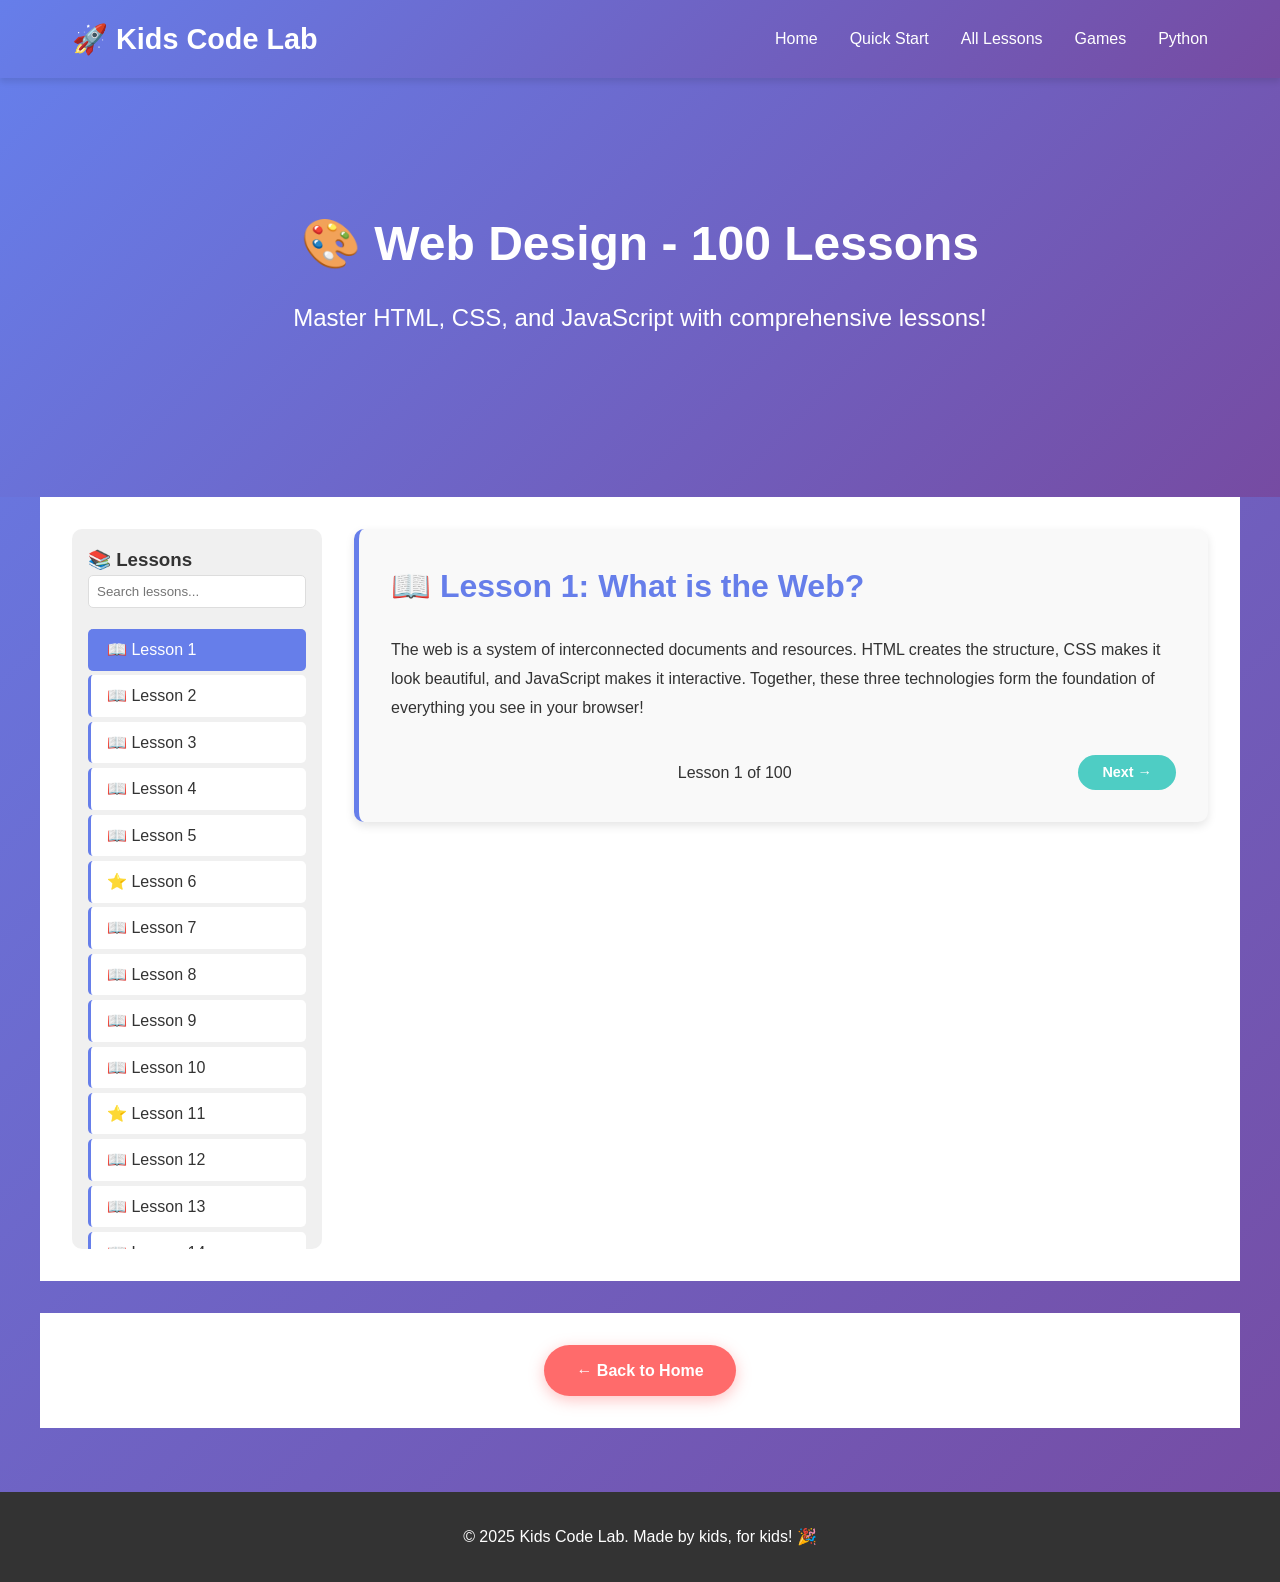
<file: web-design-lessons.html>
<!DOCTYPE html>
<html lang="en">
<head>
    <meta charset="UTF-8">
    <meta name="viewport" content="width=device-width, initial-scale=1.0">
    <title>Web Design - 100 Lessons - Kids Code Lab</title>
    <link rel="stylesheet" href="styles.css">
    <style>
        .lessons-container { display: flex; gap: 2rem; }
        .lessons-sidebar { width: 250px; background: #f0f0f0; padding: 1rem; border-radius: 10px; max-height: 80vh; overflow-y: auto; }
        .lessons-content { flex: 1; }
        .lesson-item { padding: 0.5rem; margin: 0.3rem 0; background: white; border-radius: 5px; cursor: pointer; border-left: 3px solid #667eea; }
        .lesson-item:hover { background: #e8f4ff; }
        .lesson-item.active { background: #667eea; color: white; }
        .lessons-wrapper { display: none; }
        .lessons-wrapper.active { display: block; animation: fadeIn 0.3s; }
        @media (max-width: 768px) { .lessons-container { flex-direction: column; } .lessons-sidebar { max-height: 300px; width: 100%; } }
    </style>
</head>
<body>
    <!-- Navigation -->
    <nav class="navbar">
        <div class="nav-container">
            <div class="logo">🚀 Kids Code Lab</div>
            <ul class="nav-menu">
                <li><a href="index.html" class="nav-link">Home</a></li>
                <li><a href="web-design.html" class="nav-link">Quick Start</a></li>
                <li><a href="web-design-lessons.html" class="nav-link">All Lessons</a></li>
                <li><a href="game-development.html" class="nav-link">Games</a></li>
                <li><a href="python-basics.html" class="nav-link">Python</a></li>
            </ul>
        </div>
    </nav>

    <!-- Hero Section -->
    <section class="hero" style="background: linear-gradient(135deg, #667eea 0%, #764ba2 100%);">
        <div class="hero-content">
            <h1>🎨 Web Design - 100 Lessons</h1>
            <p>Master HTML, CSS, and JavaScript with comprehensive lessons!</p>
        </div>
    </section>

    <!-- Lessons Section -->
    <section class="lesson-section">
        <div class="lessons-container">
            <!-- Sidebar with lesson list -->
            <div class="lessons-sidebar">
                <h3>📚 Lessons</h3>
                <input type="text" id="lessonSearch" placeholder="Search lessons..." style="width: 100%; padding: 0.5rem; margin-bottom: 1rem; border: 1px solid #ddd; border-radius: 5px;">
                <div id="lessonsList"></div>
            </div>

            <!-- Main content area -->
            <div class="lessons-content">
                <div id="lessonsContent"></div>
            </div>
        </div>
    </section>

    <!-- Back to Home -->
    <section class="back-section">
        <a href="index.html" class="btn btn-primary">← Back to Home</a>
    </section>

    <!-- Footer -->
    <footer class="footer">
        <p>&copy; 2025 Kids Code Lab. Made by kids, for kids! 🎉</p>
    </footer>

    <script src="script.js"></script>
    <script>
        const webDesignLessons = [
            { num: 1, title: "What is the Web?", content: "The web is a system of interconnected documents and resources. HTML creates the structure, CSS makes it look beautiful, and JavaScript makes it interactive. Together, these three technologies form the foundation of everything you see in your browser!" },
            { num: 2, title: "HTML Basics", content: "HTML (HyperText Markup Language) is like the skeleton of a website. It uses tags like <h1>, <p>, and <div> to structure content. Every website starts with HTML, which tells the browser what content to display and how to organize it." },
            { num: 3, title: "Tags and Elements", content: "HTML tags are commands wrapped in angle brackets like <tag>. Most tags come in pairs: an opening tag and a closing tag. For example, <p>Hello</p> creates a paragraph. Elements are made up of tags and the content between them." },
            { num: 4, title: "Headings and Text", content: "Headings use <h1> through <h6> tags, with <h1> being the largest. <p> tags create paragraphs, <strong> makes text bold, and <em> makes text italic. These basic text elements help organize and emphasize your content." },
            { num: 5, title: "Lists", content: "Lists organize information clearly. Unordered lists <ul> show items with bullets, while ordered lists <ol> show numbered items. Each item uses the <li> tag. Lists are perfect for making your content easy to read and understand." },
            { num: 6, title: "CHALLENGE: Create Your First Webpage", content: "Create an HTML page with: a heading, a paragraph about yourself, a list of your favorite things, bold and italic text. Use what you've learned about HTML tags to structure your content properly!", isChallenge: true },
            { num: 7, title: "Links", content: "The <a> tag creates hyperlinks. Use <a href='url'>Link Text</a> to create clickable links. Links are the glue that holds the web together, connecting different pages and resources. You can link to external websites or other pages on your site." },
            { num: 8, title: "Images", content: "The <img> tag displays images with <img src='path/to/image.jpg' alt='description'>. The src tells where the image is, and alt provides text for when images can't load. Images make websites more engaging and visually interesting." },
            { num: 9, title: "Buttons and Forms", content: "Buttons use the <button> tag and can trigger actions when clicked. Forms use the <form> tag to collect user input with elements like <input>, <textarea>, and <select>. Forms are how websites gather information from users." },
            { num: 10, title: "Semantic HTML", content: "Semantic tags describe their meaning to both the browser and developer. <header>, <nav>, <main>, <article>, and <footer> make code more readable and help search engines understand your page better than using only <div> tags." },
            { num: 11, title: "CHALLENGE: Build a Contact Form", content: "Create an HTML form with fields for name, email, message. Add a submit button and organize it with proper semantic elements like <form> and labels. Make it look organized and user-friendly!", isChallenge: true },
            { num: 12, title: "Introduction to CSS", content: "CSS (Cascading Style Sheets) adds styling and visual design to HTML. While HTML is the structure, CSS controls colors, fonts, spacing, layout, and animations. CSS uses selectors to target HTML elements and apply style rules to them." },
            { num: 13, title: "CSS Selectors", content: "Selectors target HTML elements to style. Element selectors (h1) target all h1 tags, class selectors (.classname) target elements with that class, and ID selectors (#idname) target specific elements. Understanding selectors is crucial for CSS." },
            { num: 14, title: "Colors in CSS", content: "CSS supports colors in multiple formats: named colors (red, blue), hex codes (#FF0000), RGB (rgb(255,0,0)), and HSL (hsl(0,100%,50%)). Different formats are useful in different situations, but they all represent the same color values." },
            { num: 15, title: "Fonts and Text Styling", content: "Font-family sets the typeface, font-size controls size, font-weight controls boldness, and text-align positions text. Letter-spacing, line-height, and text-transform give you fine control over typography and readability." },
            { num: 16, title: "CHALLENGE: Style a Webpage", content: "Take your HTML page and add CSS to: change background colors, style headings, adjust font sizes, add text decorations, and change text alignment. Experiment with different color schemes and fonts!", isChallenge: true },
            { num: 17, title: "The Box Model", content: "The box model describes how elements are sized: content (inner), padding (inside border), border (edge), and margin (outside). Understanding the box model is essential for layout and positioning elements correctly on your page." },
            { num: 18, title: "Padding and Margins", content: "Padding creates space inside an element around the content, while margin creates space outside the element. You can set all sides at once (padding: 10px) or individually (padding-top, padding-right, etc.). Proper spacing makes designs look professional." },
            { num: 19, title: "Borders and Backgrounds", content: "Border property adds edges around elements with style, width, and color. Background-color fills the background, and background-image adds a picture. Backgrounds can be solid colors, gradients, or images for stunning visual effects." },
            { num: 20, title: "Flexbox Basics", content: "Flexbox is a powerful layout system that arranges items in rows or columns. Set display: flex on a container, then use justify-content and align-items to position children. Flexbox is intuitive and perfect for responsive layouts." },
            { num: 21, title: "CHALLENGE: Create a Card Layout", content: "Create cards with images, titles, and descriptions. Use flexbox to arrange them in rows. Style them with borders, shadows, and hover effects. Make them look professional and responsive!", isChallenge: true },
            { num: 22, title: "Flexbox Properties", content: "flex-direction controls row or column layout, flex-wrap allows wrapping, and flex controls item sizing. Gap adds spacing between items. These properties give you complete control over flexible, responsive layouts that adapt to any screen size." },
            { num: 23, title: "Grid Layout", content: "CSS Grid is a 2D layout system for complex designs. Define columns and rows, then place items in the grid. Grid is powerful for creating sophisticated layouts with less code and better control than older methods." },
            { num: 24, title: "Positioning Elements", content: "Position property has values: static (default), relative (offset from normal), absolute (removed from flow), and fixed (stays on screen). Z-index controls stacking order. Positioning gives precise control over element placement." },
            { num: 25, title: "Floats and Clears", content: "Float removes elements from normal flow, making text wrap around them. Clear prevents floating behavior on specific sides. While mostly replaced by flexbox and grid, floats are useful for image placement within text." },
            { num: 26, title: "CHALLENGE: Build a Multi-Column Layout", content: "Create a webpage with a header, sidebar, main content area, and footer using either flexbox or grid. Make it responsive so it stacks on mobile devices. Style each section distinctly!", isChallenge: true },
            { num: 27, title: "Hover Effects", content: ":hover is a pseudo-class that applies styles when you mouse over an element. Use it for buttons, links, and cards to provide visual feedback. Transitions make hover effects smooth and polished." },
            { num: 28, title: "Transitions and Animations", content: "Transition smoothly changes CSS properties over time. Animation applies a named sequence of styles. Both create dynamic, engaging effects that enhance user experience without being distracting." },
            { num: 29, title: "Transform Effects", content: "Transform properties rotate, scale, skew, and translate elements. These don't affect layout flow, making them perfect for hover effects and animations. Combine with transitions for smooth, performant effects." },
            { num: 30, title: "Shadows and Effects", content: "Box-shadow adds depth with shadows around elements. Text-shadow adds shadows to text. Filter property applies visual effects like blur, brightness, and sepia. These effects add polish to your designs." },
            { num: 31, title: "CHALLENGE: Create Interactive Buttons", content: "Design buttons with hover states, click animations, and transitions. Create different button styles: primary, secondary, danger. Add icons or emojis. Make them feel responsive and satisfying to click!", isChallenge: true },
            { num: 32, title: "Responsive Design Basics", content: "Responsive design adapts to different screen sizes. Use viewport meta tag, flexible layouts, and media queries. Starting mobile-first creates better experiences for all users." },
            { num: 33, title: "Media Queries", content: "@media queries apply different styles at different screen sizes. Use max-width for mobile-first or min-width for desktop-first. Common breakpoints are 480px (mobile), 768px (tablet), and 1024px (desktop)." },
            { num: 34, title: "Mobile First Design", content: "Mobile-first approach designs for small screens first, then adds features for larger screens. This ensures your site works everywhere and improves performance. Most users browse on mobile devices anyway!" },
            { num: 35, title: "Viewport and Scaling", content: "The viewport meta tag tells browsers how to scale your page. Mobile devices have different viewport sizes, so responsive units like percentages, em, and rem adapt better than fixed pixels." },
            { num: 36, title: "CHALLENGE: Make a Responsive Site", content: "Create a website that looks good on mobile (320px), tablet (768px), and desktop (1024px). Use media queries to adjust layout, font sizes, and spacing for each screen size. Test on different devices!", isChallenge: true },
            { num: 37, title: "Introduction to JavaScript", content: "JavaScript makes websites interactive! It runs in browsers and responds to user actions. Variables store data, functions perform actions, and events trigger code when users click, type, or scroll." },
            { num: 38, title: "Variables and Data Types", content: "Variables store information using let, const, or var. Data types include strings ('text'), numbers (42), booleans (true/false), arrays ([1,2,3]), and objects ({name: 'John'}). Understanding data types is fundamental to programming." },
            { num: 39, title: "Functions", content: "Functions are reusable blocks of code. Define with function name() {}, call with name(). Functions can take parameters and return values. Good functions are small, focused, and do one thing well." },
            { num: 40, title: "Events and Listeners", content: "Events happen when users interact: click, hover, scroll, type. addEventListener() attaches code to events. When an event fires, your function runs. Events are how JavaScript responds to users." },
            { num: 41, title: "CHALLENGE: Interactive Form Validation", content: "Create a form that validates as users type. Check for empty fields, valid email, and strong passwords. Provide real-time feedback with colors and messages. Show success when all fields are valid!", isChallenge: true },
            { num: 42, title: "DOM Manipulation", content: "The DOM (Document Object Model) is the structure of your webpage. JavaScript can find elements with querySelector, change content with textContent, modify styles, add/remove elements, and more. This is how JavaScript changes pages dynamically." },
            { num: 43, title: "Selecting Elements", content: "querySelector selects the first matching element, querySelectorAll selects all matches. getElementById, getElementsByClassName, and getElementsByTagName are older methods. CSS selectors work with querySelector." },
            { num: 44, title: "Changing Content", content: "textContent changes plain text, innerHTML changes HTML (be careful with user input!), and value gets/sets input field values. setAttribute and removeAttribute modify HTML attributes. These methods let you dynamically update your page." },
            { num: 45, title: "Adding and Removing Elements", content: "createElement creates new elements, appendChild adds them to the page, removeChild deletes elements. innerHTML can also add/remove, but createElement is safer and more explicit. Dynamic content makes sites feel alive." },
            { num: 46, title: "CHALLENGE: Build a Todo List", content: "Create a todo app where users can add, complete, and delete tasks. Use JavaScript to dynamically add items to a list. Store data so items persist (use local storage). Make it fully functional!", isChallenge: true },
            { num: 47, title: "Arrays and Loops", content: "Arrays store multiple values in order: [1,2,3]. Loops repeat code: for loops, while loops, forEach. Map, filter, and reduce transform arrays. Arrays power dynamic data handling in modern web apps." },
            { num: 48, title: "Objects and Data", content: "Objects store related data: {name: 'John', age: 25}. Access properties with dot notation (obj.name) or bracket notation (obj['name']). Objects are fundamental for organizing complex data." },
            { num: 49, title: "Local Storage", content: "Local storage persists data across page refreshes using localStorage.setItem() and getItem(). Data stays until cleared. Session storage clears when the browser closes. Both are key for saving user preferences and data." },
            { num: 50, title: "Debugging JavaScript", content: "console.log() prints values to see what's happening. Browser DevTools let you inspect elements, see errors, and set breakpoints. Debugging is an essential skill that saves hours of frustration." },
            { num: 51, title: "CHALLENGE: Create a Shopping Cart", content: "Build a shopping cart that stores items in local storage. Users can add items, view total price, remove items. Data persists when they refresh. Add a checkout button that shows a confirmation!", isChallenge: true },
            { num: 52, title: "Conditionals and Logic", content: "if/else makes decisions: if (condition) { action }. Comparison operators: ==, ===, !=, <, >, <=, >=. Logical operators: && (and), || (or), ! (not). Logic powers decision-making in programs." },
            { num: 53, title: "Switch Statements", content: "Switch statements handle multiple conditions cleanly: switch (value) { case 1: ... break; }. Better than many if/else statements when checking one value against many options. Break prevents fall-through." },
            { num: 54, title: "Try and Catch", content: "Try/catch handles errors gracefully: try { code } catch (error) { handle }. This prevents crashes and lets you respond to problems. Finally block runs regardless. Error handling is crucial for robust code." },
            { num: 55, title: "Arrow Functions", content: "Arrow functions are concise: const add = (a, b) => a + b; One-liners don't need braces. Arrow functions are perfect for callbacks and array methods. They're modern and widely used." },
            { num: 56, title: "CHALLENGE: Build a Quiz Game", content: "Create a quiz where users answer multiple choice questions. Track their score. Show feedback for correct/incorrect answers. Display final score and offer to retake. Make it fun and engaging!", isChallenge: true },
            { num: 57, title: "Template Literals", content: "Template literals use backticks and ${} for interpolation: `Hello ${name}`. They span multiple lines and are cleaner than string concatenation. Essential for modern JavaScript." },
            { num: 58, title: "Spread Operator", content: "Spread operator (...) expands arrays or objects: [...array, newItem] or {...obj, newProp}. It's essential for copying, merging, and spreading values. Fundamental to modern JavaScript." },
            { num: 59, title: "Destructuring", content: "Destructuring extracts values from arrays and objects: const {name, age} = person; const [first, ...rest] = array; It's cleaner than accessing properties individually." },
            { num: 60, title: "Promises and Async", content: "Promises handle asynchronous operations: fetch data, wait for results. Async/await makes promises easier to read: async function() { const data = await fetch(url); }. Essential for modern web development." },
            { num: 61, title: "CHALLENGE: Weather App", content: "Create an app that fetches weather data from an API. Display current temperature, conditions, and forecast. Handle errors gracefully. Make it visually appealing with weather-appropriate styling!", isChallenge: true },
            { num: 62, title: "APIs and Fetch", content: "APIs let you get data from other websites. fetch(url) retrieves data, .json() parses it, .then() handles success, .catch() handles errors. APIs power dynamic content in modern websites." },
            { num: 63, title: "JSON Format", content: "JSON (JavaScript Object Notation) is the standard for data exchange. It's lightweight, readable, and works with every programming language. APIs return JSON data that you parse with .json()." },
            { num: 64, title: "Working with Images", content: "JavaScript can dynamically load images, swap sources on hover, create galleries, and filter collections. Image.onload triggers when images load. Image manipulation makes visual experiences more dynamic." },
            { num: 65, title: "Playing Audio and Video", content: "<audio> and <video> tags with JavaScript control let you play media with custom controls. Events like play, pause, ended let you respond to playback. Media makes content richer and more engaging." },
            { num: 66, title: "CHALLENGE: Build an Image Gallery", content: "Create a gallery with thumbnail images. Click thumbnails to show full-size image. Add prev/next buttons to navigate. Implement lightbox effect or smooth transitions. Make it look professional!", isChallenge: true },
            { num: 67, title: "Canvas Drawing", content: "<canvas> lets you draw graphics with JavaScript. getContext('2d') gives drawing tools: fillRect, strokeRect, arc, fillText. Canvas powers games, charts, and creative graphics." },
            { num: 68, title: "SVG Graphics", content: "SVG (Scalable Vector Graphics) creates vector images with XML. Circles, rectangles, paths, text are all scalable. JavaScript can animate and interact with SVG elements. Better than canvas for precise graphics." },
            { num: 69, title: "Keyboard Input", content: "Listen for keydown and keyup events to detect when users press keys. keyCode or key properties identify which key. Games and apps use keyboard input extensively." },
            { num: 70, title: "Mouse Input", content: "Mouse events: click, dblclick, mousedown, mouseup, mousemove, mouseenter, mouseleave. clientX and clientY give cursor position. Mouse input enables dragging, drawing, and interactive experiences." },
            { num: 71, title: "CHALLENGE: Build a Paint App", content: "Create a simple drawing app using canvas. Users can draw by dragging the mouse. Add color picker, brush size selector, and clear canvas button. Save the drawing! Make it intuitive.", isChallenge: true },
            { num: 72, title: "Regular Expressions", content: "Regular expressions (regex) match patterns in text: /pattern/. Test(), match(), and replace() find and manipulate text. Email and password validation often use regex. Powerful but complex." },
            { num: 73, title: "String Methods", content: "Strings have powerful methods: split(), join(), slice(), substring(), indexOf(), includes(), toUpperCase(), toLowerCase(), trim(), replace(). Master these to manipulate text effectively." },
            { num: 74, title: "Date and Time", content: "Date object handles dates: new Date() creates current time. Get year, month, day, hours, minutes, seconds. Useful for timestamps, countdowns, and age calculations. JavaScript dates can be tricky!" },
            { num: 75, title: "Math Operations", content: "Math object has methods: Math.random(), Math.floor(), Math.ceil(), Math.round(), Math.pow(), Math.sqrt(). Also constants like Math.PI and Math.E. Essential for calculations and games." },
            { num: 76, title: "CHALLENGE: Build a Countdown Timer", content: "Create a timer that counts down from a specified time. Add start, stop, reset buttons. Display in MM:SS format. Play a sound or show a notification when time runs out!", isChallenge: true },
            { num: 77, title: "Modules and Imports", content: "Modern JavaScript uses modules to organize code: export functions/classes, import them elsewhere. Keeps code organized, reusable, and maintainable. Essential for larger projects." },
            { num: 78, title: "Classes and Objects", content: "Classes organize related data and functions. Constructor initializes properties, methods are functions. Inheritance extends classes. Classes make code more organized and maintainable." },
            { num: 79, title: "Closures", content: "Closures happen when functions access variables from their parent scope. They're powerful for creating private variables and maintaining state. Understanding closures is key to advanced JavaScript." },
            { num: 80, title: "Callbacks", content: "Callbacks are functions passed to other functions. They execute later, often after async operations complete. Event listeners use callbacks. Understanding callbacks prepares you for promises." },
            { num: 81, title: "CHALLENGE: Build a Note-Taking App", content: "Create an app to add, edit, delete, and save notes. Store notes in local storage. Add categories/tags. Implement search. Make it a fully functional note-taking tool!", isChallenge: true },
            { num: 82, title: "Performance Optimization", content: "Minimize file sizes, lazy load images, cache data, use efficient selectors, avoid excessive DOM manipulation. Performance matters for user experience and SEO. Profile and optimize when needed." },
            { num: 83, title: "Accessibility Basics", content: "Accessibility makes sites usable for everyone: semantic HTML, alt text for images, keyboard navigation, sufficient contrast, screen reader support. It's not optional—everyone deserves access!" },
            { num: 84, title: "SEO Fundamentals", content: "Search engines need: proper HTML structure, unique titles and descriptions, good headings, fast pages, mobile compatibility, quality content. SEO brings visitors to your site organically." },
            { num: 85, title: "Security Basics", content: "Protect user data: validate input, escape output, use HTTPS, avoid trusting user data, sanitize HTML. Never trust the client. Security breaches have serious consequences." },
            { num: 86, title: "CHALLENGE: Build a Secure Contact Form", content: "Create a contact form with proper validation and sanitization. Prevent common attacks. Store submissions safely. Send confirmation emails. Make security a feature, not an afterthought!", isChallenge: true },
            { num: 87, title: "Web Components", content: "Web Components let you create reusable custom elements. Shadow DOM encapsulates styles, slots insert content. They're the future of component-based web development." },
            { num: 88, title: "Progressive Web Apps", content: "PWAs work offline using service workers and caching. They install like apps but run in browsers. Push notifications keep users engaged. PWAs are the future of web apps." },
            { num: 89, title: "Version Control with Git", content: "Git tracks code changes: git init creates a repo, git add/commit save changes, git branch creates versions. GitHub is where developers share code. Version control is essential for professional development." },
            { num: 90, title: "Deployment and Hosting", content: "Deploy websites with services like Netlify, Vercel, or GitHub Pages. Choose hosting that fits your needs. Once deployed, your site is available to the world 24/7." },
            { num: 91, title: "CHALLENGE: Deploy Your First Site", content: "Take one of your projects and deploy it to the web. Choose a free hosting service. Get a real URL. Share it with friends and family. Celebrate going live!", isChallenge: true },
            { num: 92, title: "Advanced CSS: SASS/SCSS", content: "SASS adds variables, functions, and nesting to CSS. Write cleaner, more maintainable styles. SCSS is the newer syntax. SASS makes large stylesheets manageable." },
            { num: 93, title: "CSS Frameworks: Bootstrap", content: "Bootstrap provides pre-made components, grid system, and utilities. Build consistent interfaces faster. Trade flexibility for speed. Great for learning and rapid development." },
            { num: 94, title: "CSS Frameworks: Tailwind", content: "Tailwind uses utility classes for styling: class='flex justify-center'. Highly customizable and lightweight. Different approach than component frameworks but very powerful." },
            { num: 95, title: "JavaScript Frameworks: React", content: "React manages dynamic UIs with components and state. Virtual DOM makes updates efficient. JSX mixes HTML and JavaScript. React is the most popular framework for good reason." },
            { num: 96, title: "JavaScript Frameworks: Vue", content: "Vue is simpler than React but powerful. Template syntax is intuitive, state management is clean. Vue is a great next step after vanilla JavaScript. Growing in popularity." },
            { num: 97, title: "CHALLENGE: Learn a Framework", content: "Choose React, Vue, or another framework. Build a small project with it. Compare it to vanilla JavaScript. Understand its advantages and tradeoffs. Level up your skills!", isChallenge: true },
            { num: 98, title: "Web Development Best Practices", content: "Write clean code: use meaningful names, keep functions small, add comments. Follow conventions: use consistent indentation, follow style guides. Good practices make collaboration easier." },
            { num: 99, title: "Your Web Development Journey", content: "You've learned HTML, CSS, and JavaScript fundamentals. Practice by building projects. Read others' code. Participate in communities. Keep learning—web development evolves constantly!" },
            { num: 100, title: "FINAL CHALLENGE: Build Your Portfolio", content: "Create a portfolio website showcasing all your projects. Include about section, project gallery, contact form, and blog. Make it responsive and visually stunning. This is your professional online presence!", isChallenge: true }
        ];

        let currentLesson = 1;

        function initLessons() {
            renderLessonList();
            loadLesson(1);
        }

        function renderLessonList() {
            const list = document.getElementById('lessonsList');
            list.innerHTML = webDesignLessons.map(lesson => 
                `<div class="lesson-item ${lesson.num === currentLesson ? 'active' : ''} ${lesson.isChallenge ? 'challenge-lesson' : ''}" 
                      onclick="loadLesson(${lesson.num})" style="padding-left: 1rem;">
                    ${lesson.isChallenge ? '⭐' : '📖'} Lesson ${lesson.num}
                </div>`
            ).join('');
        }

        function loadLesson(num) {
            currentLesson = num;
            const lesson = webDesignLessons[num - 1];
            const content = document.getElementById('lessonsContent');
            
            content.innerHTML = `
                <div class="lesson">
                    <h2>${lesson.isChallenge ? '⭐ CHALLENGE: ' : '📖 Lesson '}${lesson.num}: ${lesson.title}</h2>
                    <div class="lesson-content">
                        <p>${lesson.content}</p>
                        ${lesson.isChallenge ? `
                            <div style="margin-top: 2rem; padding: 1.5rem; background: #FFF3CD; border-radius: 10px; border-left: 4px solid #FFB84D;">
                                <h4 style="color: #FF9800; margin-top: 0;">⭐ Challenge Time!</h4>
                                <p>${lesson.content}</p>
                                <button class="btn btn-primary" onclick="alert('Share your completed challenge with the community! Upload to GitHub or your portfolio.')">Mark Complete</button>
                            </div>
                        ` : ''}
                    </div>
                    <div style="margin-top: 2rem; display: flex; gap: 1rem; justify-content: space-between;">
                        ${num > 1 ? `<button class="btn btn-small" onclick="loadLesson(${num - 1})">← Previous</button>` : '<div></div>'}
                        <span style="align-self: center;">Lesson ${num} of ${webDesignLessons.length}</span>
                        ${num < webDesignLessons.length ? `<button class="btn btn-small" onclick="loadLesson(${num + 1})">Next →</button>` : '<div></div>'}
                    </div>
                </div>
            `;

            renderLessonList();
            document.querySelector('.lessons-sidebar').scrollTop = 0;
        }

        document.addEventListener('DOMContentLoaded', initLessons);
    </script>
</body>
</html>
</file>
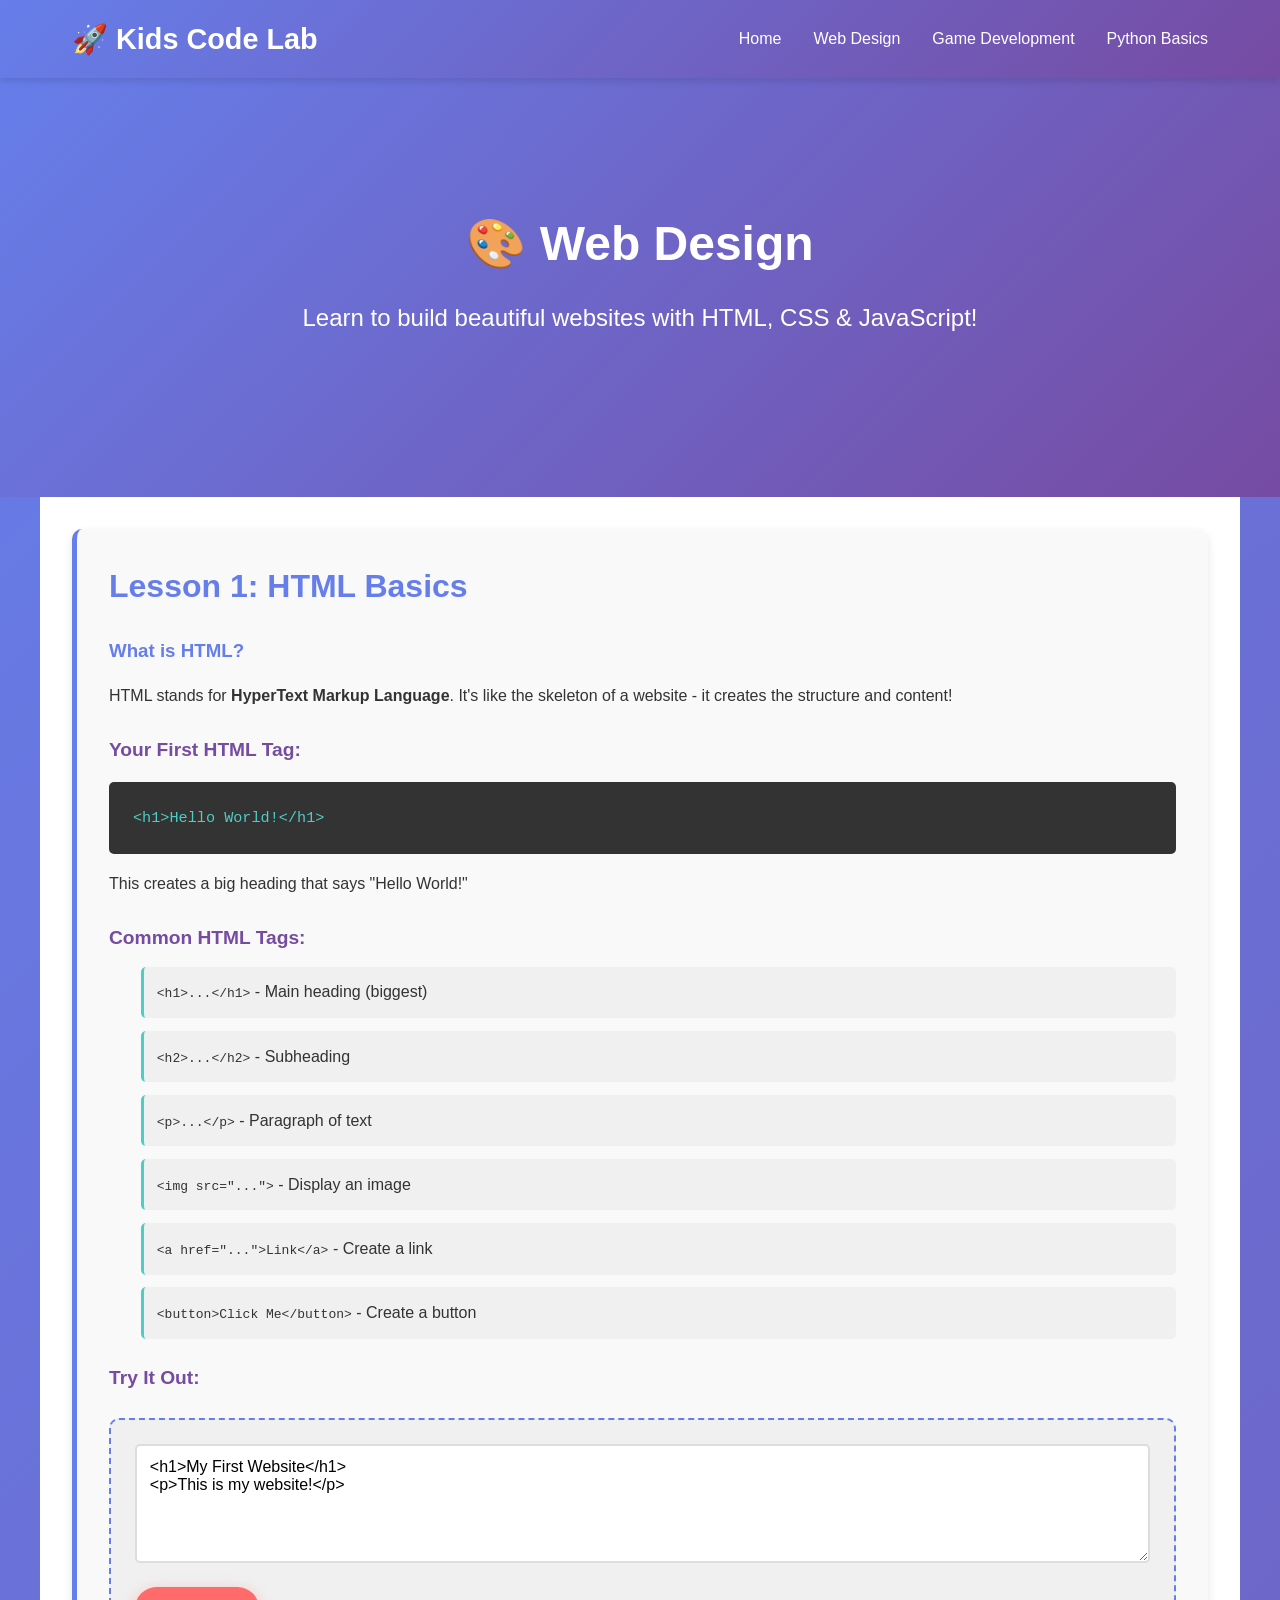
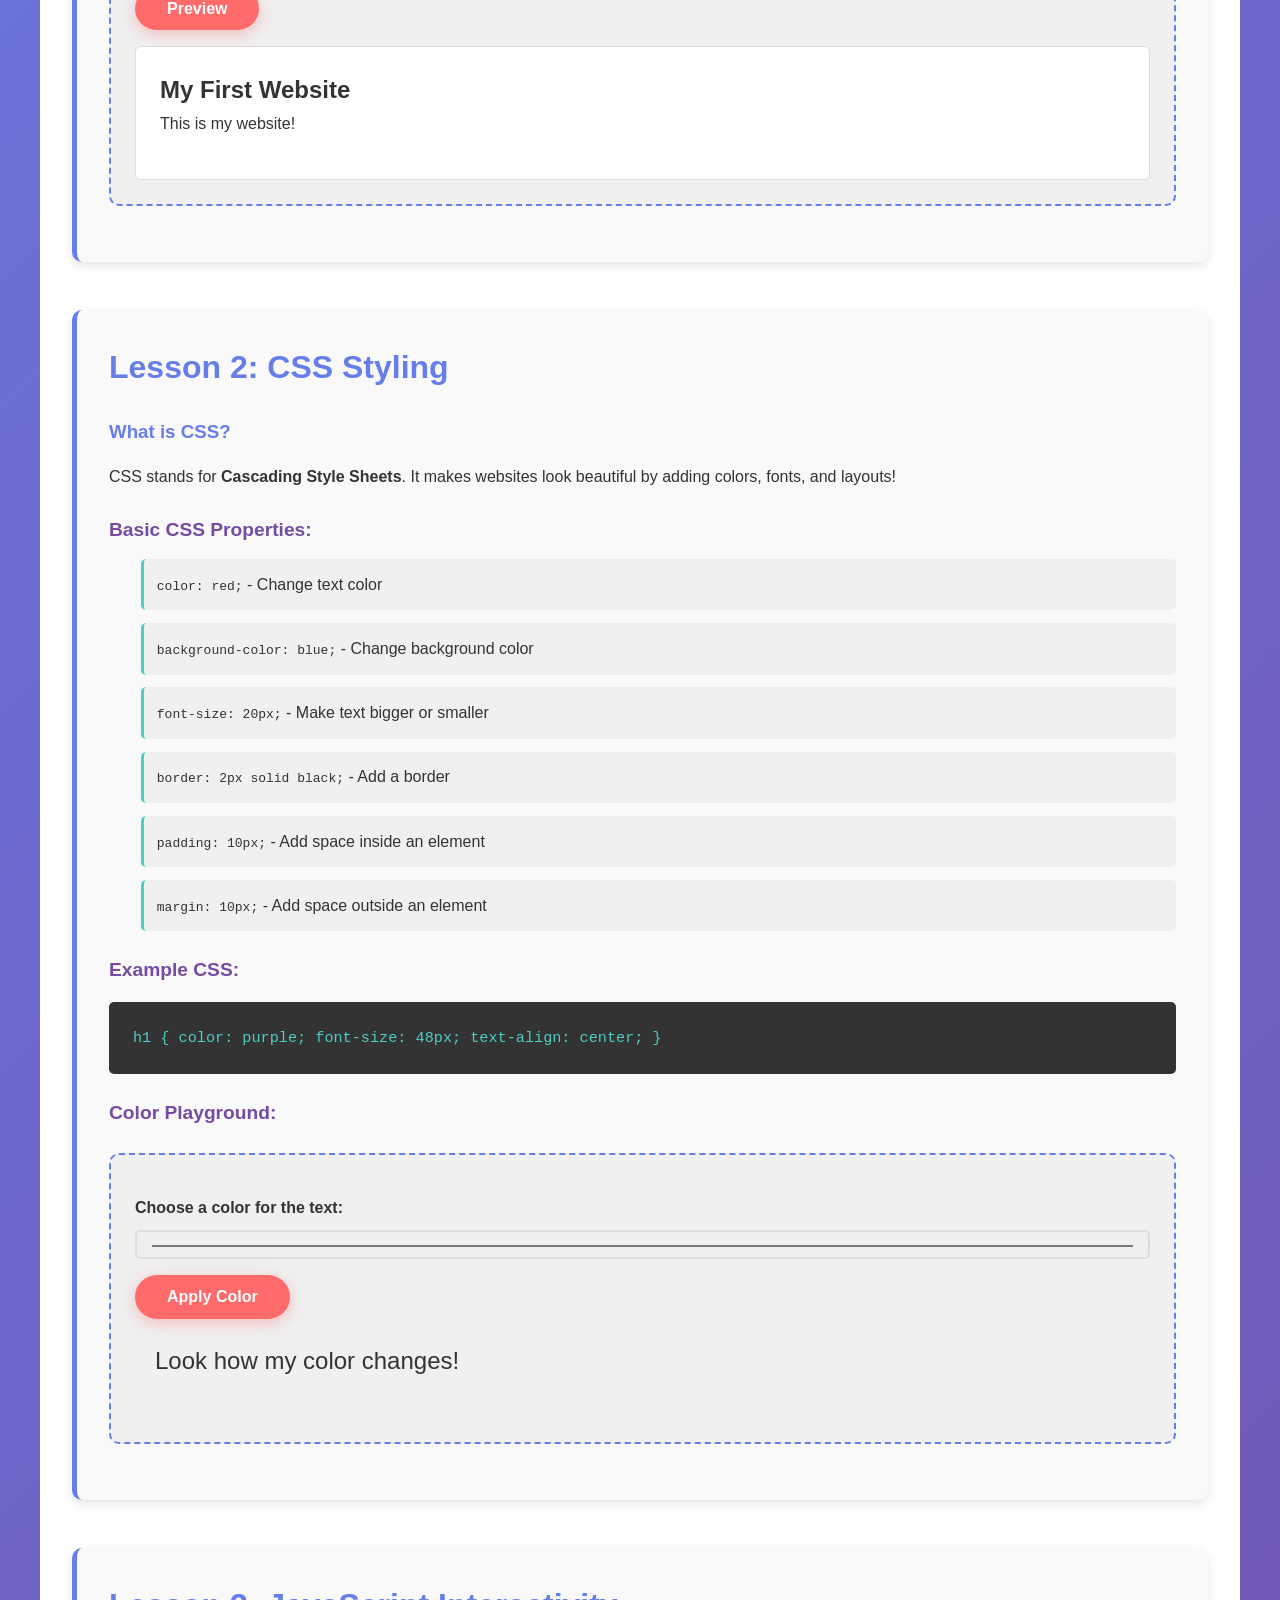
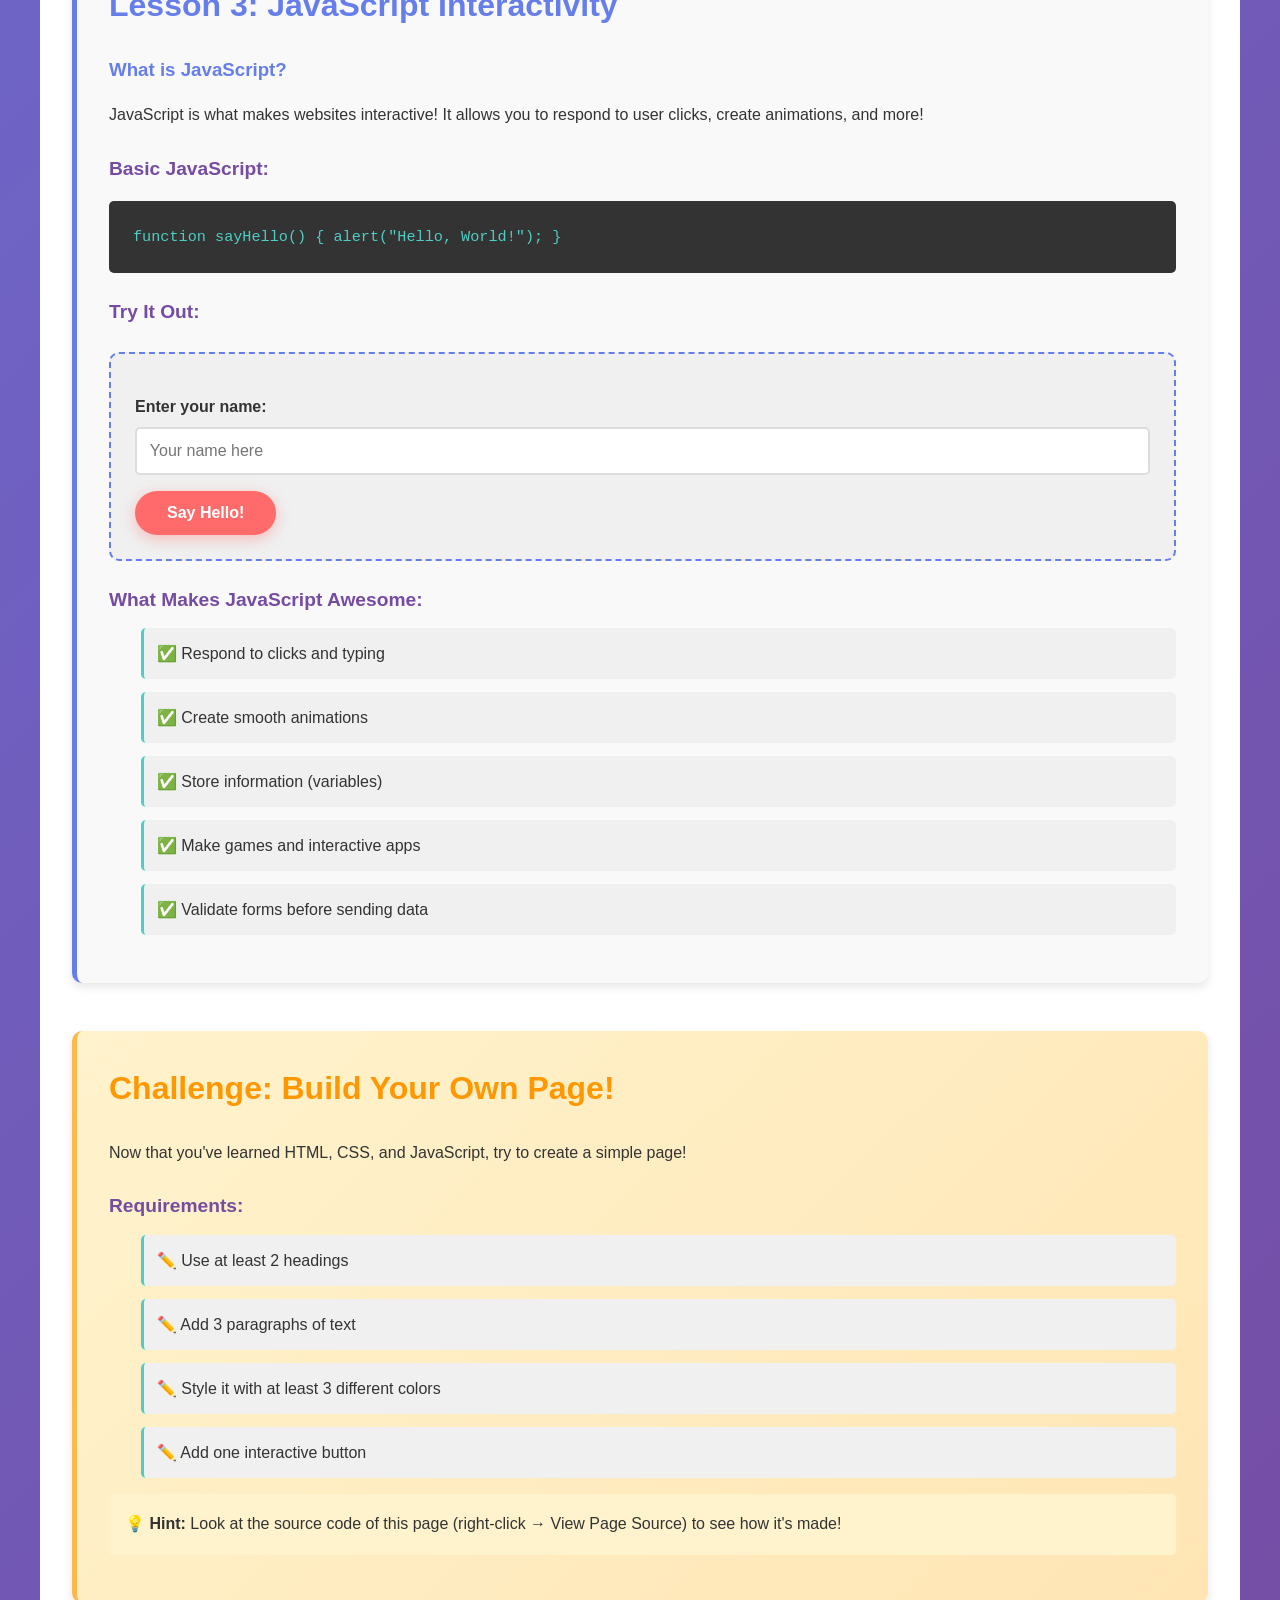
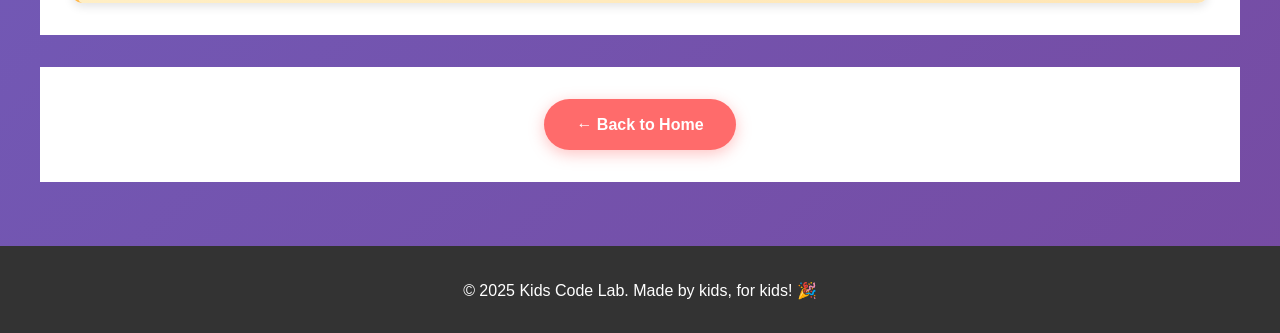
<file: web-design.html>
<!DOCTYPE html>
<html lang="en">
<head>
    <meta charset="UTF-8">
    <meta name="viewport" content="width=device-width, initial-scale=1.0">
    <title>Web Design - Kids Code Lab</title>
    <link rel="stylesheet" href="styles.css">
</head>
<body>
    <!-- Navigation -->
    <nav class="navbar">
        <div class="nav-container">
            <div class="logo">🚀 Kids Code Lab</div>
            <ul class="nav-menu">
                <li><a href="index.html" class="nav-link">Home</a></li>
                <li><a href="web-design.html" class="nav-link">Web Design</a></li>
                <li><a href="game-development.html" class="nav-link">Game Development</a></li>
                <li><a href="python-basics.html" class="nav-link">Python Basics</a></li>
            </ul>
        </div>
    </nav>

    <!-- Hero Section -->
    <section class="hero" style="background: linear-gradient(135deg, #667eea 0%, #764ba2 100%);">
        <div class="hero-content">
            <h1>🎨 Web Design</h1>
            <p>Learn to build beautiful websites with HTML, CSS & JavaScript!</p>
        </div>
    </section>

    <!-- Content Section -->
    <section class="lesson-section">
        <div class="lesson-container">
            <!-- Lesson 1 -->
            <div class="lesson">
                <h2>Lesson 1: HTML Basics</h2>
                <div class="lesson-content">
                    <h3>What is HTML?</h3>
                    <p>HTML stands for <strong>HyperText Markup Language</strong>. It's like the skeleton of a website - it creates the structure and content!</p>
                    
                    <h4>Your First HTML Tag:</h4>
                    <div class="code-block">
&lt;h1&gt;Hello World!&lt;/h1&gt;
                    </div>
                    <p>This creates a big heading that says "Hello World!"</p>

                    <h4>Common HTML Tags:</h4>
                    <ul class="tag-list">
                        <li><code>&lt;h1&gt;...&lt;/h1&gt;</code> - Main heading (biggest)</li>
                        <li><code>&lt;h2&gt;...&lt;/h2&gt;</code> - Subheading</li>
                        <li><code>&lt;p&gt;...&lt;/p&gt;</code> - Paragraph of text</li>
                        <li><code>&lt;img src="..."&gt;</code> - Display an image</li>
                        <li><code>&lt;a href="..."&gt;Link&lt;/a&gt;</code> - Create a link</li>
                        <li><code>&lt;button&gt;Click Me&lt;/button&gt;</code> - Create a button</li>
                    </ul>

                    <h4>Try It Out:</h4>
                    <div class="interactive-box">
                        <textarea id="htmlInput" placeholder="Write your HTML here..." rows="5">&lt;h1&gt;My First Website&lt;/h1&gt;
&lt;p&gt;This is my website!&lt;/p&gt;</textarea>
                        <button class="btn btn-primary" onclick="renderHTML()">Preview</button>
                        <div id="htmlPreview" class="preview-box"></div>
                    </div>
                </div>
            </div>

            <!-- Lesson 2 -->
            <div class="lesson">
                <h2>Lesson 2: CSS Styling</h2>
                <div class="lesson-content">
                    <h3>What is CSS?</h3>
                    <p>CSS stands for <strong>Cascading Style Sheets</strong>. It makes websites look beautiful by adding colors, fonts, and layouts!</p>

                    <h4>Basic CSS Properties:</h4>
                    <ul class="tag-list">
                        <li><code>color: red;</code> - Change text color</li>
                        <li><code>background-color: blue;</code> - Change background color</li>
                        <li><code>font-size: 20px;</code> - Make text bigger or smaller</li>
                        <li><code>border: 2px solid black;</code> - Add a border</li>
                        <li><code>padding: 10px;</code> - Add space inside an element</li>
                        <li><code>margin: 10px;</code> - Add space outside an element</li>
                    </ul>

                    <h4>Example CSS:</h4>
                    <div class="code-block">
h1 {
  color: purple;
  font-size: 48px;
  text-align: center;
}
                    </div>

                    <h4>Color Playground:</h4>
                    <div class="interactive-box">
                        <label>Choose a color for the text:</label>
                        <input type="color" id="textColor" value="#667eea">
                        <button class="btn btn-primary" onclick="changeTextColor()">Apply Color</button>
                        <p id="colorDemo" style="font-size: 24px; padding: 20px; border-radius: 10px; background: #f0f0f0;">
                            Look how my color changes!
                        </p>
                    </div>
                </div>
            </div>

            <!-- Lesson 3 -->
            <div class="lesson">
                <h2>Lesson 3: JavaScript Interactivity</h2>
                <div class="lesson-content">
                    <h3>What is JavaScript?</h3>
                    <p>JavaScript is what makes websites interactive! It allows you to respond to user clicks, create animations, and more!</p>

                    <h4>Basic JavaScript:</h4>
                    <div class="code-block">
function sayHello() {
  alert("Hello, World!");
}
                    </div>

                    <h4>Try It Out:</h4>
                    <div class="interactive-box">
                        <label>Enter your name:</label>
                        <input type="text" id="userName" placeholder="Your name here">
                        <button class="btn btn-primary" onclick="greetUser()">Say Hello!</button>
                    </div>

                    <h4>What Makes JavaScript Awesome:</h4>
                    <ul class="tag-list">
                        <li>✅ Respond to clicks and typing</li>
                        <li>✅ Create smooth animations</li>
                        <li>✅ Store information (variables)</li>
                        <li>✅ Make games and interactive apps</li>
                        <li>✅ Validate forms before sending data</li>
                    </ul>
                </div>
            </div>

            <!-- Challenge -->
            <div class="lesson challenge-lesson">
                <h2>Challenge: Build Your Own Page!</h2>
                <div class="lesson-content">
                    <p>Now that you've learned HTML, CSS, and JavaScript, try to create a simple page!</p>
                    <h4>Requirements:</h4>
                    <ul class="tag-list">
                        <li>✏️ Use at least 2 headings</li>
                        <li>✏️ Add 3 paragraphs of text</li>
                        <li>✏️ Style it with at least 3 different colors</li>
                        <li>✏️ Add one interactive button</li>
                    </ul>
                    <p style="margin-top: 1rem; padding: 1rem; background: #FFF3CD; border-radius: 5px;">
                        💡 <strong>Hint:</strong> Look at the source code of this page (right-click → View Page Source) to see how it's made!
                    </p>
                </div>
            </div>
        </div>
    </section>

    <!-- Back to Home -->
    <section class="back-section">
        <a href="index.html" class="btn btn-primary">← Back to Home</a>
    </section>

    <!-- Footer -->
    <footer class="footer">
        <p>&copy; 2025 Kids Code Lab. Made by kids, for kids! 🎉</p>
    </footer>

    <script src="script.js"></script>
    <script>
        // HTML Preview Function
        function renderHTML() {
            const input = document.getElementById('htmlInput').value;
            const preview = document.getElementById('htmlPreview');
            // Use textContent to prevent XSS, then create HTML safely
            preview.innerHTML = ''; // Clear first
            try {
                // Create a temporary div to parse the HTML
                const temp = document.createElement('div');
                temp.innerHTML = input;
                // Copy the parsed content
                preview.innerHTML = temp.innerHTML;
            } catch (e) {
                preview.textContent = 'Error: Invalid HTML syntax';
            }
        }

        // Color Change Function
        function changeTextColor() {
            const color = document.getElementById('textColor').value;
            document.getElementById('colorDemo').style.color = color;
        }

        // Greet User Function
        function greetUser() {
            const name = document.getElementById('userName').value;
            if (name.trim() === '') {
                alert('Please enter your name!');
            } else {
                alert('Hello, ' + name + '! Welcome to web design! 🎉');
            }
        }

        // Render preview on page load
        window.addEventListener('load', function() {
            renderHTML();
        });
    </script>
</body>
</html>
</file>
<file: styles.css>
/* ===== Global Styles ===== */
* {
    margin: 0;
    padding: 0;
    box-sizing: border-box;
}

body {
    font-family: 'Arial', sans-serif;
    line-height: 1.6;
    color: #333;
    background: linear-gradient(135deg, #667eea 0%, #764ba2 100%);
    min-height: 100vh;
}

/* ===== Navigation ===== */
.navbar {
    background: linear-gradient(135deg, #667eea 0%, #764ba2 100%);
    padding: 1rem 0;
    position: sticky;
    top: 0;
    box-shadow: 0 4px 6px rgba(0, 0, 0, 0.1);
    z-index: 100;
}

.nav-container {
    max-width: 1200px;
    margin: 0 auto;
    padding: 0 2rem;
    display: flex;
    justify-content: space-between;
    align-items: center;
}

.logo {
    font-size: 1.8rem;
    font-weight: bold;
    color: white;
}

.nav-menu {
    display: flex;
    list-style: none;
    gap: 2rem;
}

.nav-link {
    color: white;
    text-decoration: none;
    font-weight: 500;
    transition: transform 0.3s ease;
}

.nav-link:hover {
    transform: scale(1.1);
    text-shadow: 0 0 10px rgba(255, 255, 255, 0.5);
}

/* ===== Hero Section ===== */
.hero {
    background: linear-gradient(135deg, #667eea 0%, #764ba2 100%);
    color: white;
    padding: 8rem 2rem;
    text-align: center;
    animation: fadeIn 1s ease;
}

.hero-content h1 {
    font-size: 3rem;
    margin-bottom: 1rem;
    animation: slideDown 0.8s ease;
}

.hero-content p {
    font-size: 1.5rem;
    margin-bottom: 2rem;
    animation: slideUp 0.8s ease;
}

/* ===== Buttons ===== */
.btn {
    padding: 0.8rem 2rem;
    border: none;
    border-radius: 50px;
    font-size: 1rem;
    font-weight: bold;
    cursor: pointer;
    transition: all 0.3s ease;
    text-decoration: none;
    display: inline-block;
}

.btn-primary {
    background: #FF6B6B;
    color: white;
    box-shadow: 0 4px 15px rgba(255, 107, 107, 0.4);
}

.btn-primary:hover {
    background: #FF5252;
    transform: translateY(-2px);
    box-shadow: 0 6px 20px rgba(255, 107, 107, 0.6);
}

.btn-small {
    padding: 0.6rem 1.5rem;
    font-size: 0.9rem;
    background: #4ECDC4;
    color: white;
}

.btn-small:hover {
    background: #45B7AA;
    transform: translateY(-2px);
}

/* ===== Learning Section ===== */
.learning-section {
    background: white;
    padding: 4rem 2rem;
    max-width: 1200px;
    margin: 0 auto;
}

.learning-section h2 {
    text-align: center;
    font-size: 2.5rem;
    margin-bottom: 3rem;
    color: #667eea;
}

.cards-container {
    display: grid;
    grid-template-columns: repeat(auto-fit, minmax(300px, 1fr));
    gap: 2rem;
    margin-bottom: 3rem;
}

.cards-container a {
    text-decoration: none;
    color: inherit;
}

.card {
    border-radius: 15px;
    padding: 2rem;
    text-align: center;
    color: white;
    box-shadow: 0 8px 15px rgba(0, 0, 0, 0.1);
    transition: all 0.3s ease;
}

.card:hover {
    transform: translateY(-10px);
    box-shadow: 0 12px 25px rgba(0, 0, 0, 0.15);
}

.card-blue {
    background: linear-gradient(135deg, #667eea 0%, #764ba2 100%);
}

.card-green {
    background: linear-gradient(135deg, #84fab0 0%, #8fd3f4 100%);
}

.card-purple {
    background: linear-gradient(135deg, #fa709a 0%, #fee140 100%);
}

.card-icon {
    font-size: 3rem;
    margin-bottom: 1rem;
}

.card h3 {
    font-size: 1.5rem;
    margin-bottom: 1rem;
}

.card p {
    font-size: 0.95rem;
    margin-bottom: 1.5rem;
}

/* ===== Tutorial Content ===== */
.tutorial-content {
    background: #f0f0f0;
    padding: 2rem;
    border-radius: 10px;
    margin-top: 2rem;
    animation: slideDown 0.5s ease;
}

.tutorial-content.hidden {
    display: none;
}

.tutorial-content h3 {
    color: #667eea;
    margin-bottom: 1rem;
}

.tutorial-content code {
    background: #333;
    color: #4ECDC4;
    padding: 1rem;
    border-radius: 5px;
    display: block;
    margin: 1rem 0;
    font-family: 'Courier New', monospace;
    overflow-x: auto;
}

/* ===== Challenges Section ===== */
.challenges-section {
    background: white;
    padding: 4rem 2rem;
    max-width: 1200px;
    margin: 0 auto;
}

.challenges-section h2 {
    text-align: center;
    font-size: 2.5rem;
    margin-bottom: 3rem;
    color: #667eea;
}

.challenge-container {
    display: grid;
    grid-template-columns: repeat(auto-fit, minmax(300px, 1fr));
    gap: 2rem;
}

.challenge-container a {
    text-decoration: none;
    color: inherit;
}

.challenge {
    background: #f9f9f9;
    padding: 2rem;
    border-radius: 10px;
    border: 3px solid #667eea;
    box-shadow: 0 4px 10px rgba(0, 0, 0, 0.1);
    transition: all 0.3s ease;
}

.challenge:hover {
    transform: translateY(-5px);
    box-shadow: 0 8px 20px rgba(102, 126, 234, 0.3);
}

.challenge h3 {
    color: #667eea;
    margin-bottom: 1rem;
}

.challenge input {
    width: 100%;
    padding: 0.8rem;
    margin: 1rem 0;
    border: 2px solid #ddd;
    border-radius: 5px;
    font-size: 1rem;
}

.challenge input:focus {
    outline: none;
    border-color: #667eea;
    box-shadow: 0 0 5px rgba(102, 126, 234, 0.3);
}

.color-box {
    width: 100%;
    height: 150px;
    border-radius: 10px;
    margin: 1rem 0;
    transition: background 0.3s ease;
}

#guessResult,
#colorResult {
    margin-top: 1rem;
    font-weight: bold;
    min-height: 1.5rem;
}

/* ===== Lesson Pages ===== */
.lesson-section {
    background: white;
    padding: 2rem;
    max-width: 1200px;
    margin: 0 auto;
}

.lesson-container {
    display: flex;
    flex-direction: column;
    gap: 3rem;
}

.lesson {
    background: #f9f9f9;
    padding: 2rem;
    border-radius: 10px;
    border-left: 5px solid #667eea;
    box-shadow: 0 4px 10px rgba(0, 0, 0, 0.1);
}

.lesson h2 {
    color: #667eea;
    margin-bottom: 1.5rem;
    font-size: 2rem;
}

.lesson-content h3 {
    color: #667eea;
    margin-top: 1.5rem;
    margin-bottom: 1rem;
}

.lesson-content h4 {
    color: #764ba2;
    margin-top: 1.5rem;
    margin-bottom: 0.8rem;
    font-size: 1.2rem;
}

.lesson-content p {
    margin-bottom: 1rem;
    line-height: 1.8;
}

.lesson-content ul {
    margin-left: 2rem;
    margin-bottom: 1rem;
}

.lesson-content li {
    margin-bottom: 0.5rem;
}

.tag-list {
    list-style: none;
    margin-left: 0;
}

.tag-list li {
    background: #f0f0f0;
    padding: 0.8rem;
    margin-bottom: 0.8rem;
    border-radius: 5px;
    border-left: 3px solid #4ECDC4;
}

.code-block {
    background: #333;
    color: #4ECDC4;
    padding: 1.5rem;
    border-radius: 5px;
    font-family: 'Courier New', monospace;
    overflow-x: auto;
    margin: 1rem 0;
    font-size: 0.95rem;
    line-height: 1.6;
}

.interactive-box {
    background: #f0f0f0;
    padding: 1.5rem;
    border-radius: 10px;
    margin: 1.5rem 0;
    border: 2px dashed #667eea;
}

.interactive-box label {
    display: block;
    margin-top: 1rem;
    margin-bottom: 0.5rem;
    font-weight: bold;
    color: #333;
}

.interactive-box input,
.interactive-box select,
.interactive-box textarea {
    width: 100%;
    padding: 0.8rem;
    margin-bottom: 1rem;
    border: 2px solid #ddd;
    border-radius: 5px;
    font-family: inherit;
    font-size: 1rem;
}

.interactive-box input:focus,
.interactive-box select:focus,
.interactive-box textarea:focus {
    outline: none;
    border-color: #667eea;
    box-shadow: 0 0 8px rgba(102, 126, 234, 0.3);
}

.preview-box {
    background: white;
    padding: 1.5rem;
    border-radius: 5px;
    margin-top: 1rem;
    min-height: 100px;
    border: 1px solid #ddd;
}

.challenge-lesson {
    background: linear-gradient(135deg, #FFF3CD 0%, #FFE5B4 100%);
    border-left-color: #FFB84D;
}

.challenge-lesson h2 {
    color: #FF9800;
}

.back-section {
    background: white;
    text-align: center;
    padding: 2rem;
    max-width: 1200px;
    margin: 2rem auto;
}

canvas {
    display: block;
    margin: 1rem auto;
}

/* ===== About Section ===== */
.about-section {
    background: white;
    padding: 4rem 2rem;
    max-width: 1200px;
    margin: 0 auto;
}

.about-section h2 {
    text-align: center;
    font-size: 2.5rem;
    margin-bottom: 2rem;
    color: #667eea;
}

.about-content {
    text-align: center;
    margin-bottom: 2rem;
}

.about-content p {
    font-size: 1.1rem;
    margin-bottom: 1rem;
}

.features {
    display: grid;
    grid-template-columns: repeat(auto-fit, minmax(200px, 1fr));
    gap: 1.5rem;
    margin-top: 2rem;
}

.feature {
    background: linear-gradient(135deg, #667eea 0%, #764ba2 100%);
    color: white;
    padding: 1.5rem;
    border-radius: 10px;
    font-weight: bold;
}

/* ===== Footer ===== */
.footer {
    background: #333;
    color: white;
    text-align: center;
    padding: 2rem;
    margin-top: 4rem;
}

/* ===== Animations ===== */
@keyframes fadeIn {
    from {
        opacity: 0;
    }
    to {
        opacity: 1;
    }
}

@keyframes slideDown {
    from {
        transform: translateY(-50px);
        opacity: 0;
    }
    to {
        transform: translateY(0);
        opacity: 1;
    }
}

/* ===== Responsive Design ===== */
@media (max-width: 768px) {
    .hero-content h1 {
        font-size: 2rem;
    }

    .hero-content p {
        font-size: 1.2rem;
    }

    .nav-menu {
        flex-direction: column;
        gap: 1rem;
    }

    .learning-section h2,
    .challenges-section h2,
    .about-section h2 {
        font-size: 2rem;
    }

    .cards-container,
    .challenge-container {
        grid-template-columns: 1fr;
    }
}
</file>
